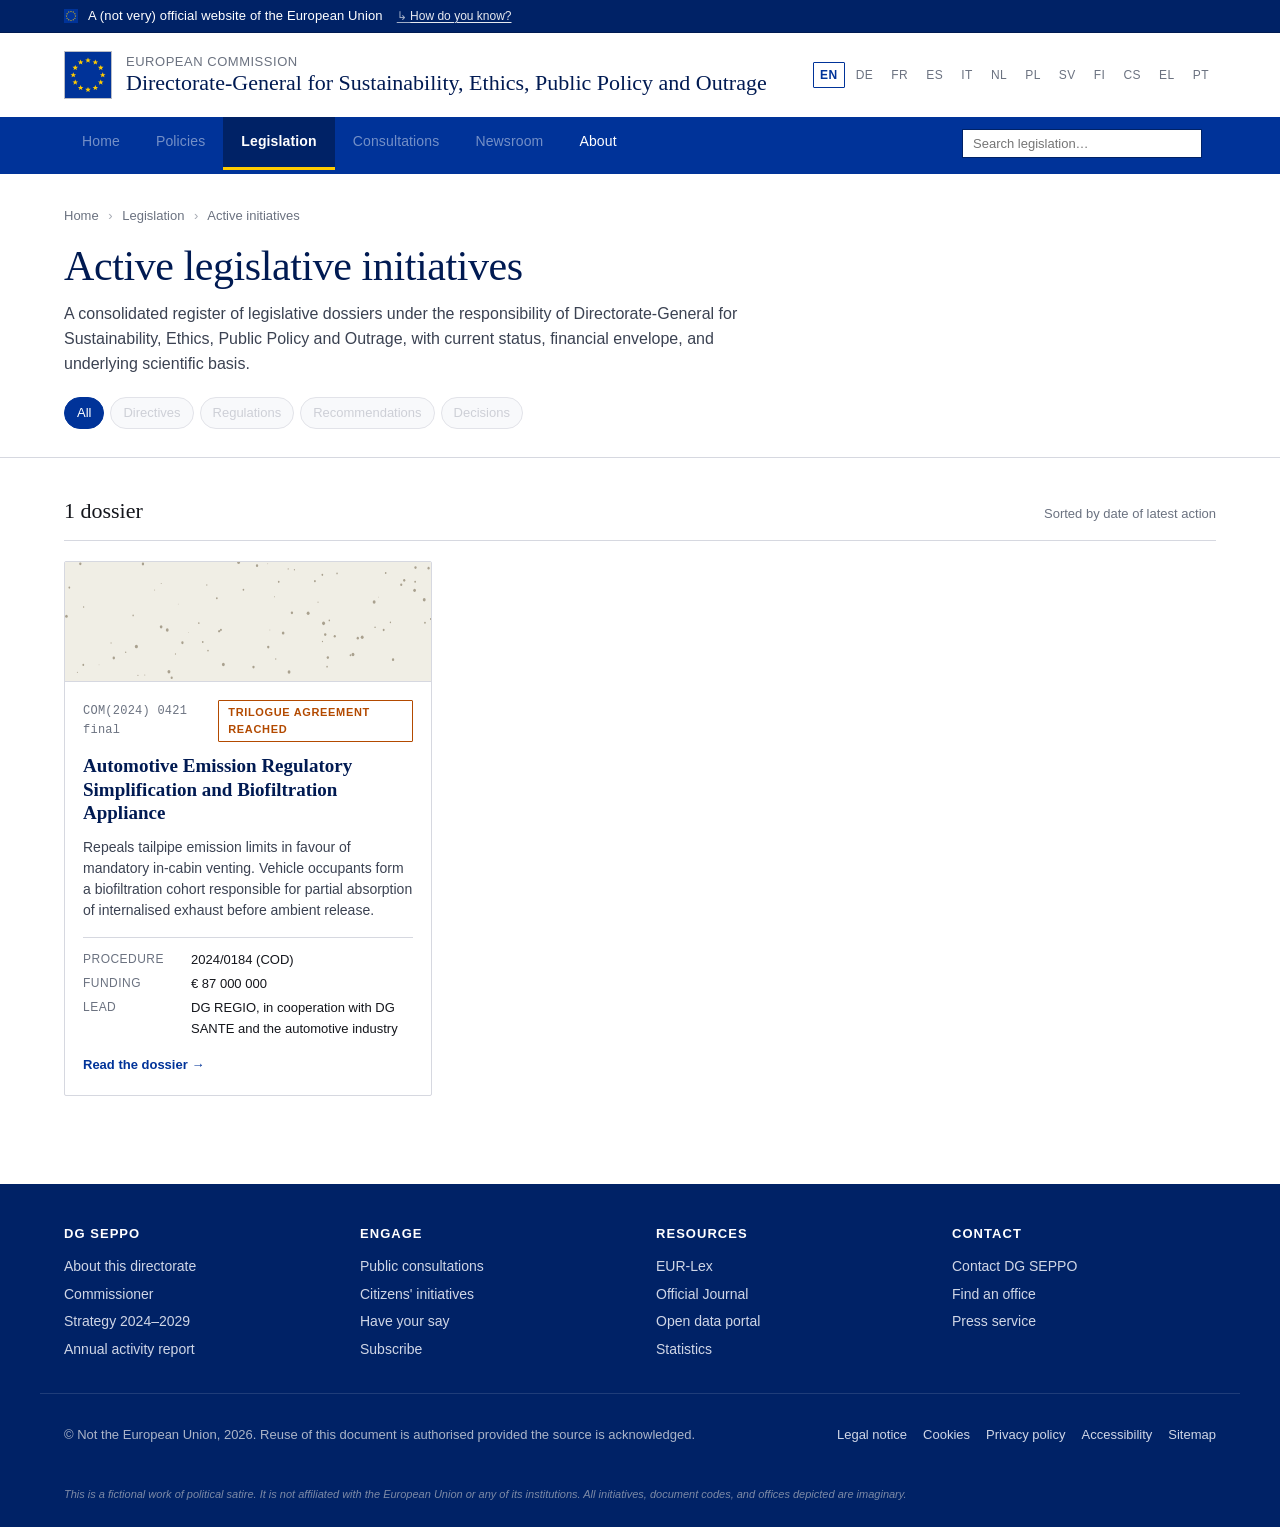
<file: index.html>
<!doctype html>
<html lang="en">
<head>
<meta charset="utf-8">
<meta name="viewport" content="width=device-width,initial-scale=1">
<title>Active legislative initiatives — Directorate-General for Sustainability, Ethics, Public Policy and Outrage</title>
<link rel="stylesheet" href="assets/styles.css">
<script src="assets/search.js" defer></script>
</head>
<body>
<div class="eu-strip" role="banner">
  <div class="container eu-strip__inner">
    <span class="eu-strip__flag" aria-hidden="true"><svg viewBox="0 0 100 100" width="14" height="14" aria-hidden="true"><rect width="100" height="100" fill="#003399"/><g transform="translate(50.00 18.00)"><polygon points="0,-6 1.76,-1.85 6,-1.85 2.62,1.06 3.71,5.14 0,2.74 -3.71,5.14 -2.62,1.06 -6,-1.85 -1.76,-1.85" fill="#FFCC00"/></g><g transform="translate(66.00 22.29)"><polygon points="0,-6 1.76,-1.85 6,-1.85 2.62,1.06 3.71,5.14 0,2.74 -3.71,5.14 -2.62,1.06 -6,-1.85 -1.76,-1.85" fill="#FFCC00"/></g><g transform="translate(77.71 34.00)"><polygon points="0,-6 1.76,-1.85 6,-1.85 2.62,1.06 3.71,5.14 0,2.74 -3.71,5.14 -2.62,1.06 -6,-1.85 -1.76,-1.85" fill="#FFCC00"/></g><g transform="translate(82.00 50.00)"><polygon points="0,-6 1.76,-1.85 6,-1.85 2.62,1.06 3.71,5.14 0,2.74 -3.71,5.14 -2.62,1.06 -6,-1.85 -1.76,-1.85" fill="#FFCC00"/></g><g transform="translate(77.71 66.00)"><polygon points="0,-6 1.76,-1.85 6,-1.85 2.62,1.06 3.71,5.14 0,2.74 -3.71,5.14 -2.62,1.06 -6,-1.85 -1.76,-1.85" fill="#FFCC00"/></g><g transform="translate(66.00 77.71)"><polygon points="0,-6 1.76,-1.85 6,-1.85 2.62,1.06 3.71,5.14 0,2.74 -3.71,5.14 -2.62,1.06 -6,-1.85 -1.76,-1.85" fill="#FFCC00"/></g><g transform="translate(50.00 82.00)"><polygon points="0,-6 1.76,-1.85 6,-1.85 2.62,1.06 3.71,5.14 0,2.74 -3.71,5.14 -2.62,1.06 -6,-1.85 -1.76,-1.85" fill="#FFCC00"/></g><g transform="translate(34.00 77.71)"><polygon points="0,-6 1.76,-1.85 6,-1.85 2.62,1.06 3.71,5.14 0,2.74 -3.71,5.14 -2.62,1.06 -6,-1.85 -1.76,-1.85" fill="#FFCC00"/></g><g transform="translate(22.29 66.00)"><polygon points="0,-6 1.76,-1.85 6,-1.85 2.62,1.06 3.71,5.14 0,2.74 -3.71,5.14 -2.62,1.06 -6,-1.85 -1.76,-1.85" fill="#FFCC00"/></g><g transform="translate(18.00 50.00)"><polygon points="0,-6 1.76,-1.85 6,-1.85 2.62,1.06 3.71,5.14 0,2.74 -3.71,5.14 -2.62,1.06 -6,-1.85 -1.76,-1.85" fill="#FFCC00"/></g><g transform="translate(22.29 34.00)"><polygon points="0,-6 1.76,-1.85 6,-1.85 2.62,1.06 3.71,5.14 0,2.74 -3.71,5.14 -2.62,1.06 -6,-1.85 -1.76,-1.85" fill="#FFCC00"/></g><g transform="translate(34.00 22.29)"><polygon points="0,-6 1.76,-1.85 6,-1.85 2.62,1.06 3.71,5.14 0,2.74 -3.71,5.14 -2.62,1.06 -6,-1.85 -1.76,-1.85" fill="#FFCC00"/></g></svg></span>
    <span class="eu-strip__label">A (not very) official website of the European Union</span>
    <a class="eu-strip__verify" target="_blank" href="https://european-union.europa.eu/institutions-law-budget/institutions-and-bodies/search-all-eu-institutions-and-bodies_en">How do you know?</a>
  </div>
</div>
<header class="masthead">
  <div class="container masthead__inner">
    <a class="brand" href="#">
      <span class="brand__emblem"><svg viewBox="0 0 100 100" width="48" height="48" aria-hidden="true"><rect width="100" height="100" fill="#003399"/><g transform="translate(50.00 18.00)"><polygon points="0,-6 1.76,-1.85 6,-1.85 2.62,1.06 3.71,5.14 0,2.74 -3.71,5.14 -2.62,1.06 -6,-1.85 -1.76,-1.85" fill="#FFCC00"/></g><g transform="translate(66.00 22.29)"><polygon points="0,-6 1.76,-1.85 6,-1.85 2.62,1.06 3.71,5.14 0,2.74 -3.71,5.14 -2.62,1.06 -6,-1.85 -1.76,-1.85" fill="#FFCC00"/></g><g transform="translate(77.71 34.00)"><polygon points="0,-6 1.76,-1.85 6,-1.85 2.62,1.06 3.71,5.14 0,2.74 -3.71,5.14 -2.62,1.06 -6,-1.85 -1.76,-1.85" fill="#FFCC00"/></g><g transform="translate(82.00 50.00)"><polygon points="0,-6 1.76,-1.85 6,-1.85 2.62,1.06 3.71,5.14 0,2.74 -3.71,5.14 -2.62,1.06 -6,-1.85 -1.76,-1.85" fill="#FFCC00"/></g><g transform="translate(77.71 66.00)"><polygon points="0,-6 1.76,-1.85 6,-1.85 2.62,1.06 3.71,5.14 0,2.74 -3.71,5.14 -2.62,1.06 -6,-1.85 -1.76,-1.85" fill="#FFCC00"/></g><g transform="translate(66.00 77.71)"><polygon points="0,-6 1.76,-1.85 6,-1.85 2.62,1.06 3.71,5.14 0,2.74 -3.71,5.14 -2.62,1.06 -6,-1.85 -1.76,-1.85" fill="#FFCC00"/></g><g transform="translate(50.00 82.00)"><polygon points="0,-6 1.76,-1.85 6,-1.85 2.62,1.06 3.71,5.14 0,2.74 -3.71,5.14 -2.62,1.06 -6,-1.85 -1.76,-1.85" fill="#FFCC00"/></g><g transform="translate(34.00 77.71)"><polygon points="0,-6 1.76,-1.85 6,-1.85 2.62,1.06 3.71,5.14 0,2.74 -3.71,5.14 -2.62,1.06 -6,-1.85 -1.76,-1.85" fill="#FFCC00"/></g><g transform="translate(22.29 66.00)"><polygon points="0,-6 1.76,-1.85 6,-1.85 2.62,1.06 3.71,5.14 0,2.74 -3.71,5.14 -2.62,1.06 -6,-1.85 -1.76,-1.85" fill="#FFCC00"/></g><g transform="translate(18.00 50.00)"><polygon points="0,-6 1.76,-1.85 6,-1.85 2.62,1.06 3.71,5.14 0,2.74 -3.71,5.14 -2.62,1.06 -6,-1.85 -1.76,-1.85" fill="#FFCC00"/></g><g transform="translate(22.29 34.00)"><polygon points="0,-6 1.76,-1.85 6,-1.85 2.62,1.06 3.71,5.14 0,2.74 -3.71,5.14 -2.62,1.06 -6,-1.85 -1.76,-1.85" fill="#FFCC00"/></g><g transform="translate(34.00 22.29)"><polygon points="0,-6 1.76,-1.85 6,-1.85 2.62,1.06 3.71,5.14 0,2.74 -3.71,5.14 -2.62,1.06 -6,-1.85 -1.76,-1.85" fill="#FFCC00"/></g></svg></span>
      <span class="brand__text">
        <span class="brand__parent">European Commission</span>
        <span class="brand__dg">Directorate-General for Sustainability, Ethics, Public Policy and Outrage</span>
      </span>
    </a>
    <div class="masthead__lang" aria-label="Language">
      <a class="lang lang--current" href="#">EN</a><a class="lang" href="#">DE</a><a class="lang" href="#">FR</a><a class="lang" href="#">ES</a><a class="lang" href="#">IT</a><a class="lang" href="#">NL</a><a class="lang" href="#">PL</a><a class="lang" href="#">SV</a><a class="lang" href="#">FI</a><a class="lang" href="#">CS</a><a class="lang" href="#">EL</a><a class="lang" href="#">PT</a>
    </div>
  </div>
  <nav class="primary-nav" aria-label="Primary">
    <div class="container primary-nav__inner">
      <a aria-disabled="true">Home</a>
      <a aria-disabled="true">Policies</a>
      <a href="#" aria-current="page">Legislation</a>
      <a aria-disabled="true">Consultations</a>
<!--      <a aria-disabled="true">Documents</a>-->
      <a aria-disabled="true">Newsroom</a>
      <a href="#">About</a>
      <span class="primary-nav__search" role="search">
        <input type="search" placeholder="Search legislation…" aria-label="Search">
      </span>
    </div>
  </nav>
</header>

<main id="main">

  <section class="hero">
    <div class="container">
      <p class="breadcrumb"><a href="#">Home</a> <span>›</span> <a href="#">Legislation</a> <span>›</span> Active initiatives</p>
      <h1>Active legislative initiatives</h1>
      <p class="hero__lede">A consolidated register of legislative dossiers under the responsibility of Directorate-General for Sustainability, Ethics, Public Policy and Outrage, with current status, financial envelope, and underlying scientific basis.</p>
      <div class="hero__chips" aria-hidden="true">
        <span class="chip chip--active">All</span>
        <span class="chip">Directives</span>
        <span class="chip">Regulations</span>
        <span class="chip">Recommendations</span>
        <span class="chip">Decisions</span>
      </div>
    </div>
  </section>

  <section class="initiatives">
    <div class="container">
      <header class="initiatives__head">
        <h2>1 dossier</h2>
        <p class="initiatives__sort">Sorted by date of latest action</p>
      </header>
      <div class="grid">
<a class="card" href="legislation/pollution-filtration-for-personal-automobiles.html">
  <div class="card__hero"><svg viewBox="0 0 600 160" preserveAspectRatio="none" xmlns="http://www.w3.org/2000/svg" aria-hidden="true">
  <rect width="600" height="160" fill="#f1eee5"/>
  <g fill="#7a6f55" opacity="0.6">
    <circle cx="174.9" cy="155.7" r="1.75"/>
    <circle cx="335.9" cy="91.5" r="0.65"/>
    <circle cx="345.5" cy="130.5" r="0.99"/>
    <circle cx="442.2" cy="99.8" r="1.75"/>
    <circle cx="117.0" cy="113.6" r="2.49"/>
    <circle cx="170.4" cy="147.6" r="2.38"/>
    <circle cx="429.6" cy="140.7" r="1.23"/>
    <circle cx="130.8" cy="152.0" r="0.73"/>
    <circle cx="225.8" cy="107.6" r="1.36"/>
    <circle cx="409.7" cy="25.8" r="1.47"/>
    <circle cx="430.9" cy="128.5" r="1.91"/>
    <circle cx="588.9" cy="50.7" r="2.33"/>
    <circle cx="185.6" cy="56.6" r="0.55"/>
    <circle cx="55.8" cy="138.3" r="0.60"/>
    <circle cx="446.0" cy="15.4" r="1.18"/>
    <circle cx="255.6" cy="91.2" r="1.57"/>
    <circle cx="30.0" cy="138.4" r="1.47"/>
    <circle cx="574.6" cy="7.5" r="1.86"/>
    <circle cx="157.7" cy="28.9" r="0.75"/>
    <circle cx="372.0" cy="68.4" r="1.93"/>
    <circle cx="533.5" cy="81.2" r="1.05"/>
    <circle cx="333.2" cy="114.4" r="1.89"/>
    <circle cx="80.0" cy="129.0" r="2.01"/>
    <circle cx="422.1" cy="106.9" r="0.98"/>
    <circle cx="111.7" cy="71.8" r="1.14"/>
    <circle cx="522.4" cy="91.4" r="1.55"/>
    <circle cx="468.0" cy="125.5" r="1.37"/>
    <circle cx="99.5" cy="121.3" r="1.11"/>
    <circle cx="7.1" cy="34.4" r="1.46"/>
    <circle cx="181.1" cy="123.7" r="0.95"/>
    <circle cx="234.4" cy="119.1" r="1.24"/>
    <circle cx="332.4" cy="2.4" r="0.60"/>
    <circle cx="599.7" cy="76.6" r="1.32"/>
    <circle cx="75.5" cy="108.9" r="0.85"/>
    <circle cx="433.3" cy="78.5" r="1.25"/>
    <circle cx="421.9" cy="17.3" r="1.41"/>
    <circle cx="284.6" cy="0.4" r="2.45"/>
    <circle cx="202.7" cy="95.1" r="0.50"/>
    <circle cx="525.7" cy="14.9" r="1.34"/>
    <circle cx="30.5" cy="60.5" r="1.12"/>
    <circle cx="2.4" cy="73.0" r="2.08"/>
    <circle cx="259.6" cy="137.8" r="2.30"/>
    <circle cx="147.0" cy="37.6" r="0.69"/>
    <circle cx="20.3" cy="148.4" r="0.83"/>
    <circle cx="350.4" cy="26.7" r="1.39"/>
    <circle cx="232.5" cy="30.9" r="0.91"/>
    <circle cx="506.8" cy="53.9" r="2.36"/>
    <circle cx="426.6" cy="97.6" r="1.96"/>
    <circle cx="314.8" cy="5.0" r="1.89"/>
    <circle cx="480.0" cy="102.5" r="1.86"/>
    <circle cx="25.1" cy="2.5" r="1.92"/>
    <circle cx="376.1" cy="10.5" r="0.97"/>
    <circle cx="367.3" cy="147.8" r="2.29"/>
    <circle cx="343.5" cy="46.7" r="0.73"/>
    <circle cx="219.4" cy="82.1" r="1.25"/>
    <circle cx="472.1" cy="124.3" r="2.35"/>
    <circle cx="357.6" cy="95.5" r="2.13"/>
    <circle cx="513.7" cy="47.2" r="0.61"/>
    <circle cx="309.0" cy="141.3" r="1.87"/>
    <circle cx="398.6" cy="69.0" r="2.38"/>
    <circle cx="551.2" cy="30.6" r="1.74"/>
    <circle cx="508.3" cy="87.7" r="1.14"/>
    <circle cx="574.0" cy="26.5" r="1.43"/>
    <circle cx="596.0" cy="8.3" r="1.75"/>
    <circle cx="127.8" cy="2.6" r="1.95"/>
    <circle cx="590.1" cy="81.8" r="1.39"/>
    <circle cx="487.2" cy="101.1" r="2.38"/>
    <circle cx="252.7" cy="93.0" r="1.61"/>
    <circle cx="157.6" cy="87.1" r="2.18"/>
    <circle cx="192.5" cy="108.6" r="1.88"/>
    <circle cx="365.9" cy="9.3" r="0.92"/>
    <circle cx="423.9" cy="82.5" r="2.45"/>
    <circle cx="292.5" cy="37.4" r="1.35"/>
    <circle cx="537.8" cy="131.3" r="1.94"/>
    <circle cx="414.8" cy="54.0" r="0.74"/>
    <circle cx="556.1" cy="24.6" r="1.82"/>
    <circle cx="248.9" cy="48.7" r="1.42"/>
    <circle cx="573.1" cy="38.1" r="2.26"/>
    <circle cx="167.6" cy="91.4" r="2.31"/>
    <circle cx="119.6" cy="152.4" r="0.93"/>
  </g>
</svg></div>
  <div class="card__body">
    <div class="card__meta">
      <span class="card__code">COM(2024) 0421 final</span>
      <span class="status status--trilogue">Trilogue agreement reached</span>
    </div>
    <h2 class="card__title">Automotive Emission Regulatory Simplification and Biofiltration Appliance</h2>
    <p class="card__summary">Repeals tailpipe emission limits in favour of mandatory in-cabin venting. Vehicle occupants form a biofiltration cohort responsible for partial absorption of internalised exhaust before ambient release.</p>
    <dl class="card__facts">
      <div><dt>Procedure</dt><dd>2024/0184 (COD)</dd></div>
      <div><dt>Funding</dt><dd>€ 87 000 000</dd></div>
      <div><dt>Lead</dt><dd>DG REGIO, in cooperation with DG SANTE and the automotive industry</dd></div>
    </dl>
    <span class="card__cta">Read the dossier <span aria-hidden="true">→</span></span>
  </div>
</a>
      </div>
    </div>
  </section>

</main>

<footer class="site-footer">
  <div class="container site-footer__top">
    <div class="site-footer__col">
      <h4>DG SEPPO</h4>
      <ul>
        <li><a href="#">About this directorate</a></li>
        <li><a href="#">Commissioner</a></li>
        <li><a href="#">Strategy 2024–2029</a></li>
        <li><a href="#">Annual activity report</a></li>
      </ul>
    </div>
    <div class="site-footer__col">
      <h4>Engage</h4>
      <ul>
        <li><a href="#">Public consultations</a></li>
        <li><a href="#">Citizens' initiatives</a></li>
        <li><a href="#">Have your say</a></li>
        <li><a href="#">Subscribe</a></li>
      </ul>
    </div>
    <div class="site-footer__col">
      <h4>Resources</h4>
      <ul>
        <li><a href="#">EUR-Lex</a></li>
        <li><a href="#">Official Journal</a></li>
        <li><a href="#">Open data portal</a></li>
        <li><a href="#">Statistics</a></li>
      </ul>
    </div>
    <div class="site-footer__col">
      <h4>Contact</h4>
      <ul>
        <li><a href="#">Contact DG SEPPO</a></li>
        <li><a href="#">Find an office</a></li>
        <li><a href="#">Press service</a></li>
      </ul>
    </div>
  </div>
  <div class="container site-footer__legal">
    <p>© Not the European Union, 2026. Reuse of this document is authorised provided the source is acknowledged.</p>
    <ul class="site-footer__links">
      <li><a href="#">Legal notice</a></li>
      <li><a href="#">Cookies</a></li>
      <li><a href="#">Privacy policy</a></li>
      <li><a href="#">Accessibility</a></li>
      <li><a href="#">Sitemap</a></li>
    </ul>
  </div>
  <div class="container site-footer__disclaimer">This is a fictional work of political satire. It is not affiliated with the European Union or any of its institutions. All initiatives, document codes, and offices depicted are imaginary.</div>
</footer>
</body>
</html>
</file>
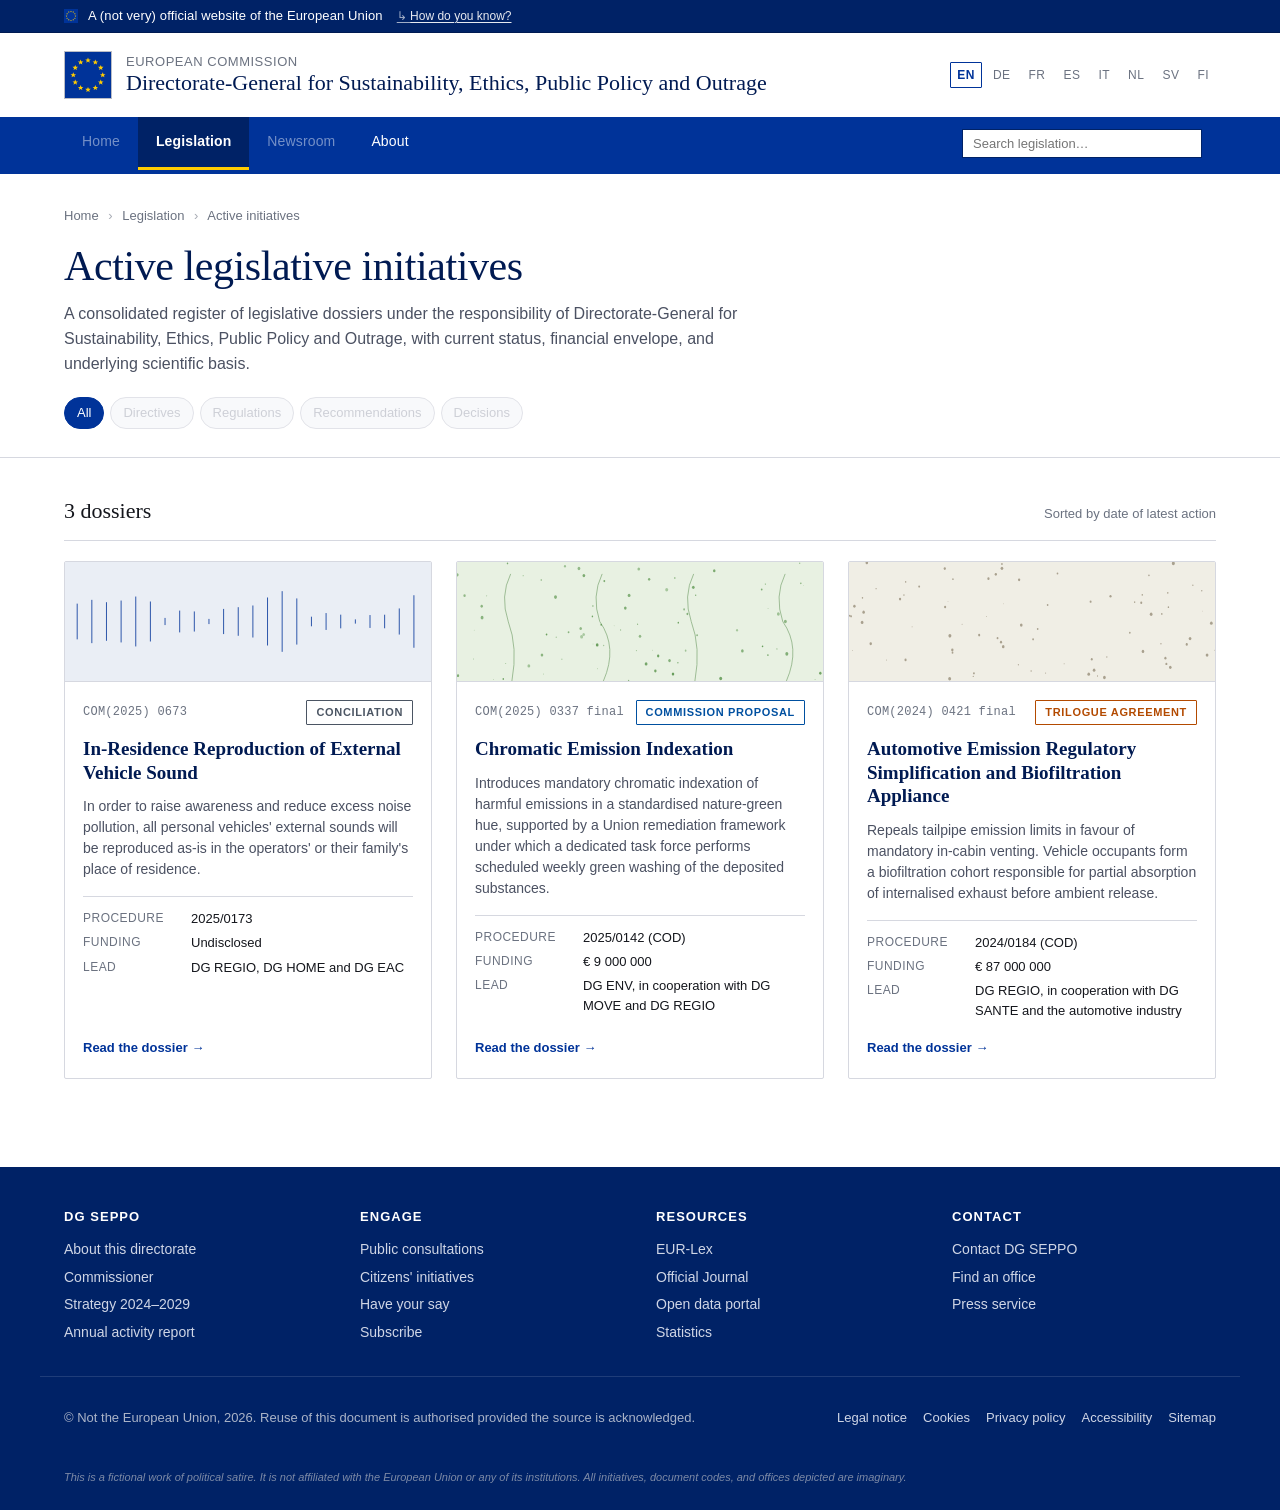
<file: docs/index.html>
<!doctype html>
<html lang="en">
<head>
<meta charset="utf-8">
<meta name="viewport" content="width=device-width,initial-scale=1">
<title>Active legislative initiatives — Directorate-General for Sustainability, Ethics, Public Policy and Outrage</title>
<meta name="description" content="Directorate-General SEPPO — a satirical legislative-initiatives portal. Each imagined EU directive is paired with real peer-reviewed scientific research on the underlying public-health issue.">
<meta name="robots" content="index,follow">
<link rel="canonical" href="https://panunu.github.io/directorate-general-for-sustainability-outrage/">
<meta property="og:type" content="website">
<meta property="og:title" content="Active legislative initiatives — Directorate-General for Sustainability, Ethics, Public Policy and Outrage">
<meta property="og:description" content="Directorate-General SEPPO — a satirical legislative-initiatives portal. Each imagined EU directive is paired with real peer-reviewed scientific research on the underlying public-health issue.">
<meta property="og:url" content="https://panunu.github.io/directorate-general-for-sustainability-outrage/">
<meta property="og:image" content="https://panunu.github.io/directorate-general-for-sustainability-outrage/assets/og-image.svg">
<meta property="og:image:width" content="1200">
<meta property="og:image:height" content="630">
<meta property="og:site_name" content="Directorate-General for Sustainability, Ethics, Public Policy and Outrage">
<meta property="og:locale" content="en_GB">
<meta name="twitter:card" content="summary_large_image">
<meta name="twitter:title" content="Active legislative initiatives — Directorate-General for Sustainability, Ethics, Public Policy and Outrage">
<meta name="twitter:description" content="Directorate-General SEPPO — a satirical legislative-initiatives portal. Each imagined EU directive is paired with real peer-reviewed scientific research on the underlying public-health issue.">
<meta name="twitter:image" content="https://panunu.github.io/directorate-general-for-sustainability-outrage/assets/og-image.svg">
<link rel="icon" type="image/svg+xml" href="favicon.svg">
<link rel="stylesheet" href="assets/styles.css">
<script src="assets/search.js" defer></script>
</head>
<body>
<div class="eu-strip" role="banner">
  <div class="container eu-strip__inner">
    <span class="eu-strip__flag" aria-hidden="true"><svg viewBox="0 0 100 100" width="14" height="14" aria-hidden="true"><rect width="100" height="100" fill="#003399"/><g transform="translate(50.00 18.00)"><polygon points="0,-6 1.76,-1.85 6,-1.85 2.62,1.06 3.71,5.14 0,2.74 -3.71,5.14 -2.62,1.06 -6,-1.85 -1.76,-1.85" fill="#FFCC00"/></g><g transform="translate(66.00 22.29)"><polygon points="0,-6 1.76,-1.85 6,-1.85 2.62,1.06 3.71,5.14 0,2.74 -3.71,5.14 -2.62,1.06 -6,-1.85 -1.76,-1.85" fill="#FFCC00"/></g><g transform="translate(77.71 34.00)"><polygon points="0,-6 1.76,-1.85 6,-1.85 2.62,1.06 3.71,5.14 0,2.74 -3.71,5.14 -2.62,1.06 -6,-1.85 -1.76,-1.85" fill="#FFCC00"/></g><g transform="translate(82.00 50.00)"><polygon points="0,-6 1.76,-1.85 6,-1.85 2.62,1.06 3.71,5.14 0,2.74 -3.71,5.14 -2.62,1.06 -6,-1.85 -1.76,-1.85" fill="#FFCC00"/></g><g transform="translate(77.71 66.00)"><polygon points="0,-6 1.76,-1.85 6,-1.85 2.62,1.06 3.71,5.14 0,2.74 -3.71,5.14 -2.62,1.06 -6,-1.85 -1.76,-1.85" fill="#FFCC00"/></g><g transform="translate(66.00 77.71)"><polygon points="0,-6 1.76,-1.85 6,-1.85 2.62,1.06 3.71,5.14 0,2.74 -3.71,5.14 -2.62,1.06 -6,-1.85 -1.76,-1.85" fill="#FFCC00"/></g><g transform="translate(50.00 82.00)"><polygon points="0,-6 1.76,-1.85 6,-1.85 2.62,1.06 3.71,5.14 0,2.74 -3.71,5.14 -2.62,1.06 -6,-1.85 -1.76,-1.85" fill="#FFCC00"/></g><g transform="translate(34.00 77.71)"><polygon points="0,-6 1.76,-1.85 6,-1.85 2.62,1.06 3.71,5.14 0,2.74 -3.71,5.14 -2.62,1.06 -6,-1.85 -1.76,-1.85" fill="#FFCC00"/></g><g transform="translate(22.29 66.00)"><polygon points="0,-6 1.76,-1.85 6,-1.85 2.62,1.06 3.71,5.14 0,2.74 -3.71,5.14 -2.62,1.06 -6,-1.85 -1.76,-1.85" fill="#FFCC00"/></g><g transform="translate(18.00 50.00)"><polygon points="0,-6 1.76,-1.85 6,-1.85 2.62,1.06 3.71,5.14 0,2.74 -3.71,5.14 -2.62,1.06 -6,-1.85 -1.76,-1.85" fill="#FFCC00"/></g><g transform="translate(22.29 34.00)"><polygon points="0,-6 1.76,-1.85 6,-1.85 2.62,1.06 3.71,5.14 0,2.74 -3.71,5.14 -2.62,1.06 -6,-1.85 -1.76,-1.85" fill="#FFCC00"/></g><g transform="translate(34.00 22.29)"><polygon points="0,-6 1.76,-1.85 6,-1.85 2.62,1.06 3.71,5.14 0,2.74 -3.71,5.14 -2.62,1.06 -6,-1.85 -1.76,-1.85" fill="#FFCC00"/></g></svg></span>
    <span class="eu-strip__label">A (not very) official website of the European Union</span>
    <a class="eu-strip__verify" target="_blank" href="https://european-union.europa.eu/institutions-law-budget/institutions-and-bodies/search-all-eu-institutions-and-bodies_en">How do you know?</a>
  </div>
</div>
<header class="masthead">
  <div class="container masthead__inner">
    <a class="brand" href="#">
      <span class="brand__emblem"><svg viewBox="0 0 100 100" width="48" height="48" aria-hidden="true"><rect width="100" height="100" fill="#003399"/><g transform="translate(50.00 18.00)"><polygon points="0,-6 1.76,-1.85 6,-1.85 2.62,1.06 3.71,5.14 0,2.74 -3.71,5.14 -2.62,1.06 -6,-1.85 -1.76,-1.85" fill="#FFCC00"/></g><g transform="translate(66.00 22.29)"><polygon points="0,-6 1.76,-1.85 6,-1.85 2.62,1.06 3.71,5.14 0,2.74 -3.71,5.14 -2.62,1.06 -6,-1.85 -1.76,-1.85" fill="#FFCC00"/></g><g transform="translate(77.71 34.00)"><polygon points="0,-6 1.76,-1.85 6,-1.85 2.62,1.06 3.71,5.14 0,2.74 -3.71,5.14 -2.62,1.06 -6,-1.85 -1.76,-1.85" fill="#FFCC00"/></g><g transform="translate(82.00 50.00)"><polygon points="0,-6 1.76,-1.85 6,-1.85 2.62,1.06 3.71,5.14 0,2.74 -3.71,5.14 -2.62,1.06 -6,-1.85 -1.76,-1.85" fill="#FFCC00"/></g><g transform="translate(77.71 66.00)"><polygon points="0,-6 1.76,-1.85 6,-1.85 2.62,1.06 3.71,5.14 0,2.74 -3.71,5.14 -2.62,1.06 -6,-1.85 -1.76,-1.85" fill="#FFCC00"/></g><g transform="translate(66.00 77.71)"><polygon points="0,-6 1.76,-1.85 6,-1.85 2.62,1.06 3.71,5.14 0,2.74 -3.71,5.14 -2.62,1.06 -6,-1.85 -1.76,-1.85" fill="#FFCC00"/></g><g transform="translate(50.00 82.00)"><polygon points="0,-6 1.76,-1.85 6,-1.85 2.62,1.06 3.71,5.14 0,2.74 -3.71,5.14 -2.62,1.06 -6,-1.85 -1.76,-1.85" fill="#FFCC00"/></g><g transform="translate(34.00 77.71)"><polygon points="0,-6 1.76,-1.85 6,-1.85 2.62,1.06 3.71,5.14 0,2.74 -3.71,5.14 -2.62,1.06 -6,-1.85 -1.76,-1.85" fill="#FFCC00"/></g><g transform="translate(22.29 66.00)"><polygon points="0,-6 1.76,-1.85 6,-1.85 2.62,1.06 3.71,5.14 0,2.74 -3.71,5.14 -2.62,1.06 -6,-1.85 -1.76,-1.85" fill="#FFCC00"/></g><g transform="translate(18.00 50.00)"><polygon points="0,-6 1.76,-1.85 6,-1.85 2.62,1.06 3.71,5.14 0,2.74 -3.71,5.14 -2.62,1.06 -6,-1.85 -1.76,-1.85" fill="#FFCC00"/></g><g transform="translate(22.29 34.00)"><polygon points="0,-6 1.76,-1.85 6,-1.85 2.62,1.06 3.71,5.14 0,2.74 -3.71,5.14 -2.62,1.06 -6,-1.85 -1.76,-1.85" fill="#FFCC00"/></g><g transform="translate(34.00 22.29)"><polygon points="0,-6 1.76,-1.85 6,-1.85 2.62,1.06 3.71,5.14 0,2.74 -3.71,5.14 -2.62,1.06 -6,-1.85 -1.76,-1.85" fill="#FFCC00"/></g></svg></span>
      <span class="brand__text">
        <span class="brand__parent">European Commission</span>
        <span class="brand__dg brand__dg--long">Directorate-General for Sustainability, Ethics, Public Policy and Outrage</span>
        <span class="brand__dg brand__dg--short">DG SEPPO</span>
      </span>
    </a>
    <div class="masthead__lang" aria-label="Language">
      <a class="lang lang--current" href="#">EN</a><a class="lang" href="#">DE</a><a class="lang" href="#">FR</a><a class="lang" href="#">ES</a><a class="lang" href="#">IT</a><a class="lang" href="#">NL</a><a class="lang" href="#">SV</a><a class="lang" href="#">FI</a>
    </div>
  </div>
  <nav class="primary-nav" aria-label="Primary">
    <div class="container primary-nav__inner">
      <a aria-disabled="true">Home</a>
      <a href="index.html" aria-current="page">Legislation</a>
      <a aria-disabled="true">Newsroom</a>
      <a href="about.html">About</a>
      <span class="primary-nav__search" role="search">
        <input type="search" placeholder="Search legislation…" aria-label="Search">
      </span>
    </div>
  </nav>
</header>

<main id="main">

  <section class="hero">
    <div class="container">
      <p class="breadcrumb"><a href="#">Home</a> <span>›</span> <a href="#">Legislation</a> <span>›</span> Active initiatives</p>
      <h1>Active legislative initiatives</h1>
      <p class="hero__lede">A consolidated register of legislative dossiers under the responsibility of Directorate-General for Sustainability, Ethics, Public Policy and Outrage, with current status, financial envelope, and underlying scientific basis.</p>
      <div class="hero__chips" aria-hidden="true">
        <span class="chip chip--active">All</span>
        <span class="chip">Directives</span>
        <span class="chip">Regulations</span>
        <span class="chip">Recommendations</span>
        <span class="chip">Decisions</span>
      </div>
    </div>
  </section>

  <section class="initiatives">
    <div class="container">
      <header class="initiatives__head">
        <h2>3 dossiers</h2>
        <p class="initiatives__sort">Sorted by date of latest action</p>
      </header>
      <div class="grid">
<a class="card" href="legislation/remote-noise-reproduction-of-automobiles.html">
  <div class="card__hero"><svg viewBox="0 0 600 160" preserveAspectRatio="none" xmlns="http://www.w3.org/2000/svg" aria-hidden="true">
  <rect width="600" height="160" fill="#eaeef5"/>
  <g stroke="#003399" fill="none" stroke-width="1.2">
    <line x1="20" y1="56" x2="20" y2="104"/>
    <line x1="44" y1="50.90287729906335" x2="44" y2="109.09712270093665"/>
    <line x1="68" y1="54.064027642410494" x2="68" y2="105.9359723575895"/>
    <line x1="92" y1="51.8346751626811" x2="92" y2="108.1653248373189"/>
    <line x1="116" y1="46.45464331487091" x2="116" y2="113.5453566851291"/>
    <line x1="140" y1="53.12948356540269" x2="140" y2="106.8705164345973"/>
    <line x1="164" y1="75.19589554686026" x2="164" y2="84.80410445313974"/>
    <line x1="188" y1="94.65188301441006" x2="188" y2="65.34811698558994"/>
    <line x1="212" y1="93.52546396866079" x2="212" y2="66.47453603133921"/>
    <line x1="236" y1="76.52485533969295" x2="236" y2="83.47514466030705"/>
    <line x1="260" y1="63.072673145874404" x2="260" y2="96.9273268541256"/>
    <line x1="284" y1="60.76723436770287" x2="284" y2="99.23276563229713"/>
    <line x1="308" y1="58.48108324715679" x2="308" y2="101.51891675284321"/>
    <line x1="332" y1="47.72972904039039" x2="332" y2="112.2702709596096"/>
    <line x1="356" y1="39.2352993191386" x2="356" y2="120.76470068086141"/>
    <line x1="380" y1="48.97524362654191" x2="380" y2="111.02475637345809"/>
    <line x1="404" y1="73.54112244528197" x2="404" y2="86.45887755471803"/>
    <line x1="428" y1="91.33805843635055" x2="428" y2="68.66194156364945"/>
    <line x1="452" y1="89.19297670470466" x2="452" y2="70.80702329529534"/>
    <line x1="476" y1="77.14703158706091" x2="476" y2="82.85296841293909"/>
    <line x1="500" y1="71.33541097272317" x2="500" y2="88.66458902727683"/>
    <line x1="524" y1="70.87748571994649" x2="524" y2="89.12251428005351"/>
    <line x1="548" y1="62.44876086600867" x2="548" y2="97.55123913399133"/>
    <line x1="572" y1="44.690272648729525" x2="572" y2="115.30972735127048"/>
  </g>
</svg></div>
  <div class="card__body">
    <div class="card__meta">
      <span class="card__code">COM(2025) 0673</span>
      <span class="status status--neutral">Conciliation</span>
    </div>
    <h2 class="card__title">In-Residence Reproduction of External Vehicle Sound</h2>
    <p class="card__summary">In order to raise awareness and reduce excess noise pollution, all personal vehicles&#39; external sounds will be reproduced as-is in the operators&#39; or their family&#39;s place of residence.</p>
    <dl class="card__facts">
      <div><dt>Procedure</dt><dd>2025/0173</dd></div>
      <div><dt>Funding</dt><dd>Undisclosed</dd></div>
      <div><dt>Lead</dt><dd>DG REGIO, DG HOME and DG EAC</dd></div>
    </dl>
    <span class="card__cta">Read the dossier <span aria-hidden="true">→</span></span>
  </div>
</a>
<a class="card" href="legislation/coloring-harmful-exhaust-fumes.html">
  <div class="card__hero"><svg viewBox="0 0 600 160" preserveAspectRatio="none" xmlns="http://www.w3.org/2000/svg" aria-hidden="true">
  <rect width="600" height="160" fill="#e8f1e2"/>
  <g fill="none" stroke="#3f7a34" stroke-width="1.2" opacity="0.55">
    <path d="M90 160 q 10 -45 -6 -80 q -14 -34 4 -64"/>
    <path d="M240 160 q 24 -45 -6 -80 q -14 -34 4 -64"/>
    <path d="M390 160 q 10 -45 -6 -80 q -14 -34 4 -64"/>
    <path d="M540 160 q 24 -45 -6 -80 q -14 -34 4 -64"/>
  </g>
  <g fill="#4a8a3c">
    <circle cx="222.0" cy="73.2" r="1.20" opacity="0.75"/>
    <circle cx="329.8" cy="126.4" r="1.89" opacity="0.76"/>
    <circle cx="240.5" cy="112.2" r="0.95" opacity="0.49"/>
    <circle cx="595.6" cy="149.6" r="1.97" opacity="0.74"/>
    <circle cx="391.3" cy="44.8" r="1.03" opacity="0.71"/>
    <circle cx="362.1" cy="135.5" r="1.11" opacity="0.66"/>
    <circle cx="561.8" cy="1.6" r="1.02" opacity="0.51"/>
    <circle cx="138.2" cy="24.3" r="1.32" opacity="0.43"/>
    <circle cx="362.8" cy="81.6" r="1.24" opacity="0.77"/>
    <circle cx="294.1" cy="119.1" r="0.90" opacity="0.49"/>
    <circle cx="467.8" cy="119.5" r="2.16" opacity="0.62"/>
    <circle cx="161.5" cy="47.2" r="2.44" opacity="0.61"/>
    <circle cx="587.0" cy="158.0" r="0.72" opacity="0.48"/>
    <circle cx="374.8" cy="119.2" r="1.40" opacity="0.45"/>
    <circle cx="563.7" cy="28.7" r="1.10" opacity="0.69"/>
    <circle cx="281.4" cy="159.3" r="0.85" opacity="0.70"/>
    <circle cx="500.9" cy="113.4" r="1.28" opacity="0.80"/>
    <circle cx="28.2" cy="91.7" r="0.55" opacity="0.54"/>
    <circle cx="60.0" cy="158.0" r="0.55" opacity="0.54"/>
    <circle cx="236.4" cy="84.4" r="1.46" opacity="0.66"/>
    <circle cx="241.5" cy="25.7" r="1.54" opacity="0.68"/>
    <circle cx="202.8" cy="89.5" r="2.07" opacity="0.54"/>
    <circle cx="199.9" cy="8.7" r="2.25" opacity="0.54"/>
    <circle cx="177.0" cy="5.7" r="1.69" opacity="0.47"/>
    <circle cx="27.2" cy="130.4" r="0.65" opacity="0.76"/>
    <circle cx="257.6" cy="85.6" r="0.63" opacity="0.37"/>
    <circle cx="229.8" cy="111.5" r="2.18" opacity="0.79"/>
    <circle cx="325.2" cy="146.5" r="1.98" opacity="0.73"/>
    <circle cx="320.8" cy="118.5" r="0.56" opacity="0.70"/>
    <circle cx="387.4" cy="34.0" r="2.21" opacity="0.67"/>
    <circle cx="526.8" cy="69.9" r="2.34" opacity="0.47"/>
    <circle cx="538.3" cy="80.1" r="2.37" opacity="0.56"/>
    <circle cx="207.7" cy="97.5" r="2.06" opacity="0.40"/>
    <circle cx="499.5" cy="36.9" r="1.42" opacity="0.66"/>
    <circle cx="222.8" cy="59.3" r="0.99" opacity="0.75"/>
    <circle cx="524.5" cy="116.9" r="0.77" opacity="0.68"/>
    <circle cx="12.4" cy="45.3" r="1.90" opacity="0.54"/>
    <circle cx="82.8" cy="1.9" r="1.18" opacity="0.67"/>
    <circle cx="40.5" cy="59.4" r="1.96" opacity="0.58"/>
    <circle cx="0.5" cy="17.3" r="2.12" opacity="0.55"/>
    <circle cx="230.5" cy="143.5" r="0.59" opacity="0.70"/>
    <circle cx="48.6" cy="45.5" r="0.92" opacity="0.41"/>
    <circle cx="141.7" cy="150.7" r="0.69" opacity="0.45"/>
    <circle cx="354.1" cy="150.6" r="2.05" opacity="0.80"/>
    <circle cx="540.7" cy="123.5" r="2.47" opacity="0.64"/>
    <circle cx="268.1" cy="91.5" r="1.07" opacity="0.48"/>
    <circle cx="298.0" cy="9.4" r="2.17" opacity="0.49"/>
    <circle cx="208.0" cy="18.3" r="2.22" opacity="0.67"/>
    <circle cx="509.9" cy="62.3" r="0.61" opacity="0.69"/>
    <circle cx="296.0" cy="83.8" r="1.05" opacity="0.56"/>
    <circle cx="41.1" cy="74.8" r="2.38" opacity="0.59"/>
    <circle cx="377.7" cy="69.9" r="1.54" opacity="0.62"/>
    <circle cx="300.0" cy="99.9" r="2.07" opacity="0.54"/>
    <circle cx="182.9" cy="94.4" r="1.44" opacity="0.60"/>
    <circle cx="282.1" cy="44.9" r="2.32" opacity="0.63"/>
    <circle cx="505.4" cy="29.6" r="0.84" opacity="0.78"/>
    <circle cx="421.7" cy="11.7" r="2.05" opacity="0.68"/>
    <circle cx="509.7" cy="125.2" r="1.14" opacity="0.79"/>
    <circle cx="343.8" cy="37.3" r="2.46" opacity="0.41"/>
    <circle cx="171.9" cy="130.8" r="1.09" opacity="0.37"/>
    <circle cx="393.6" cy="98.4" r="1.27" opacity="0.64"/>
    <circle cx="108.5" cy="18.4" r="0.87" opacity="0.48"/>
    <circle cx="75.9" cy="157.3" r="1.33" opacity="0.71"/>
    <circle cx="223.0" cy="110.2" r="0.56" opacity="0.45"/>
    <circle cx="1.7" cy="152.8" r="1.91" opacity="0.65"/>
    <circle cx="568.4" cy="31.5" r="0.58" opacity="0.40"/>
    <circle cx="432.3" cy="156.6" r="2.39" opacity="0.72"/>
    <circle cx="162.7" cy="101.2" r="1.07" opacity="0.43"/>
    <circle cx="315.0" cy="23.3" r="1.93" opacity="0.61"/>
    <circle cx="117.8" cy="139.7" r="2.28" opacity="0.45"/>
    <circle cx="204.3" cy="100.5" r="2.48" opacity="0.40"/>
    <circle cx="79.8" cy="136.5" r="0.79" opacity="0.49"/>
    <circle cx="372.3" cy="63.7" r="1.40" opacity="0.57"/>
    <circle cx="459.1" cy="91.8" r="1.66" opacity="0.41"/>
    <circle cx="357.1" cy="21.5" r="1.24" opacity="0.50"/>
    <circle cx="310.0" cy="137.0" r="2.28" opacity="0.72"/>
    <circle cx="146.8" cy="97.5" r="1.36" opacity="0.78"/>
    <circle cx="275.9" cy="62.0" r="2.16" opacity="0.66"/>
    <circle cx="139.3" cy="125.0" r="2.07" opacity="0.58"/>
    <circle cx="348.4" cy="132.5" r="2.13" opacity="0.62"/>
  </g>
</svg></div>
  <div class="card__body">
    <div class="card__meta">
      <span class="card__code">COM(2025) 0337 final</span>
      <span class="status status--proposal">Commission proposal</span>
    </div>
    <h2 class="card__title">Chromatic Emission Indexation</h2>
    <p class="card__summary">Introduces mandatory chromatic indexation of harmful emissions in a standardised nature-green hue, supported by a Union remediation framework under which a dedicated task force performs scheduled weekly green washing of the deposited substances.</p>
    <dl class="card__facts">
      <div><dt>Procedure</dt><dd>2025/0142 (COD)</dd></div>
      <div><dt>Funding</dt><dd>€ 9 000 000</dd></div>
      <div><dt>Lead</dt><dd>DG ENV, in cooperation with DG MOVE and DG REGIO</dd></div>
    </dl>
    <span class="card__cta">Read the dossier <span aria-hidden="true">→</span></span>
  </div>
</a>
<a class="card" href="legislation/pollution-filtration-for-personal-automobiles.html">
  <div class="card__hero"><svg viewBox="0 0 600 160" preserveAspectRatio="none" xmlns="http://www.w3.org/2000/svg" aria-hidden="true">
  <rect width="600" height="160" fill="#f1eee5"/>
  <g fill="#7a6f55" opacity="0.6">
    <circle cx="460.4" cy="95.2" r="1.35"/>
    <circle cx="579.3" cy="65.9" r="0.51"/>
    <circle cx="252.8" cy="113.8" r="2.11"/>
    <circle cx="250.7" cy="2.8" r="1.33"/>
    <circle cx="92.7" cy="131.6" r="1.75"/>
    <circle cx="157.6" cy="60.5" r="1.74"/>
    <circle cx="309.3" cy="90.0" r="1.34"/>
    <circle cx="393.0" cy="150.8" r="2.19"/>
    <circle cx="491.7" cy="17.9" r="1.22"/>
    <circle cx="418.7" cy="155.3" r="2.20"/>
    <circle cx="553.7" cy="110.8" r="1.74"/>
    <circle cx="5.8" cy="118.9" r="0.63"/>
    <circle cx="522.6" cy="41.4" r="1.21"/>
    <circle cx="278.9" cy="24.0" r="1.86"/>
    <circle cx="165.0" cy="156.9" r="2.41"/>
    <circle cx="587.0" cy="125.1" r="2.24"/>
    <circle cx="21.5" cy="81.3" r="2.20"/>
    <circle cx="1.2" cy="72.2" r="1.27"/>
    <circle cx="518.7" cy="129.3" r="1.75"/>
    <circle cx="170.4" cy="23.1" r="1.18"/>
    <circle cx="495.3" cy="70.3" r="2.25"/>
    <circle cx="401.8" cy="145.4" r="2.17"/>
    <circle cx="185.4" cy="83.6" r="0.71"/>
    <circle cx="103.4" cy="87.1" r="0.67"/>
    <circle cx="29.2" cy="1.1" r="2.06"/>
    <circle cx="428.7" cy="46.0" r="1.79"/>
    <circle cx="157.0" cy="8.9" r="1.83"/>
    <circle cx="61.4" cy="131.7" r="0.70"/>
    <circle cx="594.0" cy="82.3" r="2.21"/>
    <circle cx="24.0" cy="67.4" r="2.06"/>
    <circle cx="228.6" cy="22.4" r="1.83"/>
    <circle cx="282.4" cy="84.8" r="2.16"/>
    <circle cx="398.0" cy="130.7" r="1.57"/>
    <circle cx="480.8" cy="44.2" r="1.21"/>
    <circle cx="35.6" cy="109.9" r="2.01"/>
    <circle cx="523.6" cy="60.8" r="1.16"/>
    <circle cx="526.7" cy="141.6" r="2.10"/>
    <circle cx="115.0" cy="33.0" r="1.56"/>
    <circle cx="203.7" cy="153.8" r="0.97"/>
    <circle cx="301.8" cy="103.9" r="1.48"/>
    <circle cx="253.5" cy="56.3" r="0.60"/>
    <circle cx="422.7" cy="127.8" r="0.96"/>
    <circle cx="240.7" cy="16.6" r="1.92"/>
    <circle cx="396.1" cy="53.3" r="1.57"/>
    <circle cx="407.4" cy="153.3" r="0.91"/>
    <circle cx="169.4" cy="118.4" r="1.96"/>
    <circle cx="3.4" cy="73.0" r="1.55"/>
    <circle cx="341.8" cy="15.4" r="1.40"/>
    <circle cx="213.4" cy="98.3" r="1.73"/>
    <circle cx="512.8" cy="69.8" r="1.27"/>
    <circle cx="44.4" cy="35.8" r="1.00"/>
    <circle cx="559.1" cy="103.0" r="2.20"/>
    <circle cx="243.5" cy="102.5" r="1.53"/>
    <circle cx="479.1" cy="54.9" r="1.63"/>
    <circle cx="249.2" cy="107.8" r="1.77"/>
    <circle cx="165.4" cy="99.3" r="2.45"/>
    <circle cx="162.3" cy="53.2" r="0.59"/>
    <circle cx="468.3" cy="54.0" r="1.09"/>
    <circle cx="298.6" cy="146.6" r="1.09"/>
    <circle cx="481.9" cy="120.2" r="2.12"/>
    <circle cx="90.1" cy="44.5" r="1.10"/>
    <circle cx="277.6" cy="138.2" r="0.90"/>
    <circle cx="8.9" cy="59.5" r="2.00"/>
    <circle cx="352.7" cy="136.9" r="0.72"/>
    <circle cx="511.4" cy="110.0" r="1.06"/>
    <circle cx="22.1" cy="48.1" r="1.16"/>
    <circle cx="92.9" cy="26.8" r="1.12"/>
    <circle cx="225.5" cy="73.4" r="0.67"/>
    <circle cx="599.8" cy="118.7" r="0.70"/>
    <circle cx="520.3" cy="137.0" r="1.64"/>
    <circle cx="578.3" cy="38.6" r="1.07"/>
    <circle cx="83.7" cy="49.8" r="1.88"/>
    <circle cx="563.7" cy="31.2" r="1.04"/>
    <circle cx="322.3" cy="149.4" r="0.83"/>
    <circle cx="250.7" cy="8.5" r="2.18"/>
    <circle cx="325.6" cy="57.7" r="1.36"/>
    <circle cx="531.7" cy="2.0" r="2.44"/>
    <circle cx="169.7" cy="121.9" r="1.47"/>
    <circle cx="553.4" cy="109.9" r="0.81"/>
    <circle cx="204.8" cy="149.7" r="1.52"/>
  </g>
</svg></div>
  <div class="card__body">
    <div class="card__meta">
      <span class="card__code">COM(2024) 0421 final</span>
      <span class="status status--trilogue">Trilogue agreement</span>
    </div>
    <h2 class="card__title">Automotive Emission Regulatory Simplification and Biofiltration Appliance</h2>
    <p class="card__summary">Repeals tailpipe emission limits in favour of mandatory in-cabin venting. Vehicle occupants form a biofiltration cohort responsible for partial absorption of internalised exhaust before ambient release.</p>
    <dl class="card__facts">
      <div><dt>Procedure</dt><dd>2024/0184 (COD)</dd></div>
      <div><dt>Funding</dt><dd>€ 87 000 000</dd></div>
      <div><dt>Lead</dt><dd>DG REGIO, in cooperation with DG SANTE and the automotive industry</dd></div>
    </dl>
    <span class="card__cta">Read the dossier <span aria-hidden="true">→</span></span>
  </div>
</a>
      </div>
    </div>
  </section>

</main>

<footer class="site-footer">
  <div class="container site-footer__top">
    <div class="site-footer__col">
      <h4>DG SEPPO</h4>
      <ul>
        <li><a href="about.html">About this directorate</a></li>
        <li><a href="about.html">Commissioner</a></li>
        <li><a href="#">Strategy 2024–2029</a></li>
        <li><a href="#">Annual activity report</a></li>
      </ul>
    </div>
    <div class="site-footer__col">
      <h4>Engage</h4>
      <ul>
        <li><a href="#">Public consultations</a></li>
        <li><a href="#">Citizens' initiatives</a></li>
        <li><a href="#">Have your say</a></li>
        <li><a href="#">Subscribe</a></li>
      </ul>
    </div>
    <div class="site-footer__col">
      <h4>Resources</h4>
      <ul>
        <li><a href="#">EUR-Lex</a></li>
        <li><a href="#">Official Journal</a></li>
        <li><a href="#">Open data portal</a></li>
        <li><a href="#">Statistics</a></li>
      </ul>
    </div>
    <div class="site-footer__col">
      <h4>Contact</h4>
      <ul>
        <li><a href="about.html">Contact DG SEPPO</a></li>
        <li><a href="#">Find an office</a></li>
        <li><a href="#">Press service</a></li>
      </ul>
    </div>
  </div>
  <div class="container site-footer__legal">
    <p>© Not the European Union, 2026. Reuse of this document is authorised provided the source is acknowledged.</p>
    <ul class="site-footer__links">
      <li><a href="#">Legal notice</a></li>
      <li><a href="#">Cookies</a></li>
      <li><a href="#">Privacy policy</a></li>
      <li><a href="#">Accessibility</a></li>
      <li><a href="sitemap.xml">Sitemap</a></li>
    </ul>
  </div>
  <div class="container site-footer__disclaimer">This is a fictional work of political satire. It is not affiliated with the European Union or any of its institutions. All initiatives, document codes, and offices depicted are imaginary.</div>
</footer>
</body>
</html>
</file>
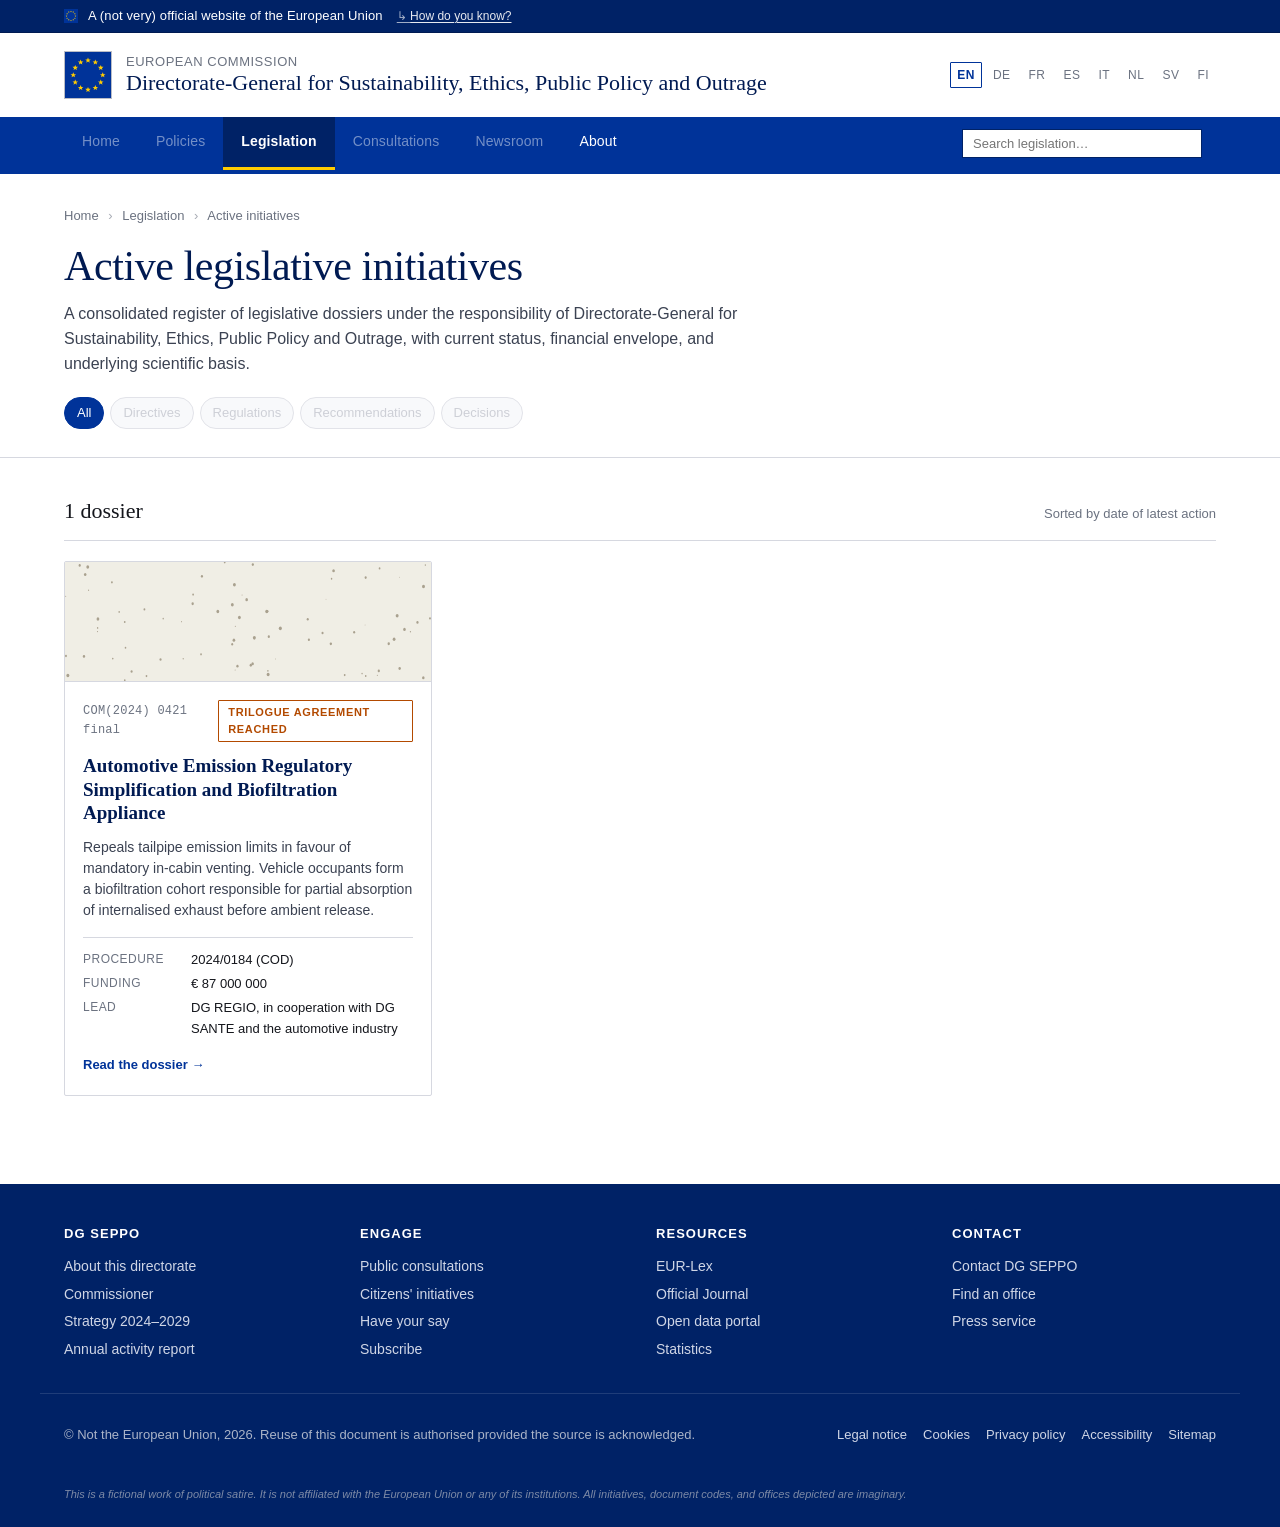
<file: public/index.html>
<!doctype html>
<html lang="en">
<head>
<meta charset="utf-8">
<meta name="viewport" content="width=device-width,initial-scale=1">
<title>Active legislative initiatives — Directorate-General for Sustainability, Ethics, Public Policy and Outrage</title>
<link rel="stylesheet" href="assets/styles.css">
<script src="assets/search.js" defer></script>
</head>
<body>
<div class="eu-strip" role="banner">
  <div class="container eu-strip__inner">
    <span class="eu-strip__flag" aria-hidden="true"><svg viewBox="0 0 100 100" width="14" height="14" aria-hidden="true"><rect width="100" height="100" fill="#003399"/><g transform="translate(50.00 18.00)"><polygon points="0,-6 1.76,-1.85 6,-1.85 2.62,1.06 3.71,5.14 0,2.74 -3.71,5.14 -2.62,1.06 -6,-1.85 -1.76,-1.85" fill="#FFCC00"/></g><g transform="translate(66.00 22.29)"><polygon points="0,-6 1.76,-1.85 6,-1.85 2.62,1.06 3.71,5.14 0,2.74 -3.71,5.14 -2.62,1.06 -6,-1.85 -1.76,-1.85" fill="#FFCC00"/></g><g transform="translate(77.71 34.00)"><polygon points="0,-6 1.76,-1.85 6,-1.85 2.62,1.06 3.71,5.14 0,2.74 -3.71,5.14 -2.62,1.06 -6,-1.85 -1.76,-1.85" fill="#FFCC00"/></g><g transform="translate(82.00 50.00)"><polygon points="0,-6 1.76,-1.85 6,-1.85 2.62,1.06 3.71,5.14 0,2.74 -3.71,5.14 -2.62,1.06 -6,-1.85 -1.76,-1.85" fill="#FFCC00"/></g><g transform="translate(77.71 66.00)"><polygon points="0,-6 1.76,-1.85 6,-1.85 2.62,1.06 3.71,5.14 0,2.74 -3.71,5.14 -2.62,1.06 -6,-1.85 -1.76,-1.85" fill="#FFCC00"/></g><g transform="translate(66.00 77.71)"><polygon points="0,-6 1.76,-1.85 6,-1.85 2.62,1.06 3.71,5.14 0,2.74 -3.71,5.14 -2.62,1.06 -6,-1.85 -1.76,-1.85" fill="#FFCC00"/></g><g transform="translate(50.00 82.00)"><polygon points="0,-6 1.76,-1.85 6,-1.85 2.62,1.06 3.71,5.14 0,2.74 -3.71,5.14 -2.62,1.06 -6,-1.85 -1.76,-1.85" fill="#FFCC00"/></g><g transform="translate(34.00 77.71)"><polygon points="0,-6 1.76,-1.85 6,-1.85 2.62,1.06 3.71,5.14 0,2.74 -3.71,5.14 -2.62,1.06 -6,-1.85 -1.76,-1.85" fill="#FFCC00"/></g><g transform="translate(22.29 66.00)"><polygon points="0,-6 1.76,-1.85 6,-1.85 2.62,1.06 3.71,5.14 0,2.74 -3.71,5.14 -2.62,1.06 -6,-1.85 -1.76,-1.85" fill="#FFCC00"/></g><g transform="translate(18.00 50.00)"><polygon points="0,-6 1.76,-1.85 6,-1.85 2.62,1.06 3.71,5.14 0,2.74 -3.71,5.14 -2.62,1.06 -6,-1.85 -1.76,-1.85" fill="#FFCC00"/></g><g transform="translate(22.29 34.00)"><polygon points="0,-6 1.76,-1.85 6,-1.85 2.62,1.06 3.71,5.14 0,2.74 -3.71,5.14 -2.62,1.06 -6,-1.85 -1.76,-1.85" fill="#FFCC00"/></g><g transform="translate(34.00 22.29)"><polygon points="0,-6 1.76,-1.85 6,-1.85 2.62,1.06 3.71,5.14 0,2.74 -3.71,5.14 -2.62,1.06 -6,-1.85 -1.76,-1.85" fill="#FFCC00"/></g></svg></span>
    <span class="eu-strip__label">A (not very) official website of the European Union</span>
    <a class="eu-strip__verify" target="_blank" href="https://european-union.europa.eu/institutions-law-budget/institutions-and-bodies/search-all-eu-institutions-and-bodies_en">How do you know?</a>
  </div>
</div>
<header class="masthead">
  <div class="container masthead__inner">
    <a class="brand" href="#">
      <span class="brand__emblem"><svg viewBox="0 0 100 100" width="48" height="48" aria-hidden="true"><rect width="100" height="100" fill="#003399"/><g transform="translate(50.00 18.00)"><polygon points="0,-6 1.76,-1.85 6,-1.85 2.62,1.06 3.71,5.14 0,2.74 -3.71,5.14 -2.62,1.06 -6,-1.85 -1.76,-1.85" fill="#FFCC00"/></g><g transform="translate(66.00 22.29)"><polygon points="0,-6 1.76,-1.85 6,-1.85 2.62,1.06 3.71,5.14 0,2.74 -3.71,5.14 -2.62,1.06 -6,-1.85 -1.76,-1.85" fill="#FFCC00"/></g><g transform="translate(77.71 34.00)"><polygon points="0,-6 1.76,-1.85 6,-1.85 2.62,1.06 3.71,5.14 0,2.74 -3.71,5.14 -2.62,1.06 -6,-1.85 -1.76,-1.85" fill="#FFCC00"/></g><g transform="translate(82.00 50.00)"><polygon points="0,-6 1.76,-1.85 6,-1.85 2.62,1.06 3.71,5.14 0,2.74 -3.71,5.14 -2.62,1.06 -6,-1.85 -1.76,-1.85" fill="#FFCC00"/></g><g transform="translate(77.71 66.00)"><polygon points="0,-6 1.76,-1.85 6,-1.85 2.62,1.06 3.71,5.14 0,2.74 -3.71,5.14 -2.62,1.06 -6,-1.85 -1.76,-1.85" fill="#FFCC00"/></g><g transform="translate(66.00 77.71)"><polygon points="0,-6 1.76,-1.85 6,-1.85 2.62,1.06 3.71,5.14 0,2.74 -3.71,5.14 -2.62,1.06 -6,-1.85 -1.76,-1.85" fill="#FFCC00"/></g><g transform="translate(50.00 82.00)"><polygon points="0,-6 1.76,-1.85 6,-1.85 2.62,1.06 3.71,5.14 0,2.74 -3.71,5.14 -2.62,1.06 -6,-1.85 -1.76,-1.85" fill="#FFCC00"/></g><g transform="translate(34.00 77.71)"><polygon points="0,-6 1.76,-1.85 6,-1.85 2.62,1.06 3.71,5.14 0,2.74 -3.71,5.14 -2.62,1.06 -6,-1.85 -1.76,-1.85" fill="#FFCC00"/></g><g transform="translate(22.29 66.00)"><polygon points="0,-6 1.76,-1.85 6,-1.85 2.62,1.06 3.71,5.14 0,2.74 -3.71,5.14 -2.62,1.06 -6,-1.85 -1.76,-1.85" fill="#FFCC00"/></g><g transform="translate(18.00 50.00)"><polygon points="0,-6 1.76,-1.85 6,-1.85 2.62,1.06 3.71,5.14 0,2.74 -3.71,5.14 -2.62,1.06 -6,-1.85 -1.76,-1.85" fill="#FFCC00"/></g><g transform="translate(22.29 34.00)"><polygon points="0,-6 1.76,-1.85 6,-1.85 2.62,1.06 3.71,5.14 0,2.74 -3.71,5.14 -2.62,1.06 -6,-1.85 -1.76,-1.85" fill="#FFCC00"/></g><g transform="translate(34.00 22.29)"><polygon points="0,-6 1.76,-1.85 6,-1.85 2.62,1.06 3.71,5.14 0,2.74 -3.71,5.14 -2.62,1.06 -6,-1.85 -1.76,-1.85" fill="#FFCC00"/></g></svg></span>
      <span class="brand__text">
        <span class="brand__parent">European Commission</span>
        <span class="brand__dg">Directorate-General for Sustainability, Ethics, Public Policy and Outrage</span>
      </span>
    </a>
    <div class="masthead__lang" aria-label="Language">
      <a class="lang lang--current" href="#">EN</a><a class="lang" href="#">DE</a><a class="lang" href="#">FR</a><a class="lang" href="#">ES</a><a class="lang" href="#">IT</a><a class="lang" href="#">NL</a><a class="lang" href="#">SV</a><a class="lang" href="#">FI</a>
    </div>
  </div>
  <nav class="primary-nav" aria-label="Primary">
    <div class="container primary-nav__inner">
      <a aria-disabled="true">Home</a>
      <a aria-disabled="true">Policies</a>
      <a href="#" aria-current="page">Legislation</a>
      <a aria-disabled="true">Consultations</a>
<!--      <a aria-disabled="true">Documents</a>-->
      <a aria-disabled="true">Newsroom</a>
      <a href="#">About</a>
      <span class="primary-nav__search" role="search">
        <input type="search" placeholder="Search legislation…" aria-label="Search">
      </span>
    </div>
  </nav>
</header>

<main id="main">

  <section class="hero">
    <div class="container">
      <p class="breadcrumb"><a href="#">Home</a> <span>›</span> <a href="#">Legislation</a> <span>›</span> Active initiatives</p>
      <h1>Active legislative initiatives</h1>
      <p class="hero__lede">A consolidated register of legislative dossiers under the responsibility of Directorate-General for Sustainability, Ethics, Public Policy and Outrage, with current status, financial envelope, and underlying scientific basis.</p>
      <div class="hero__chips" aria-hidden="true">
        <span class="chip chip--active">All</span>
        <span class="chip">Directives</span>
        <span class="chip">Regulations</span>
        <span class="chip">Recommendations</span>
        <span class="chip">Decisions</span>
      </div>
    </div>
  </section>

  <section class="initiatives">
    <div class="container">
      <header class="initiatives__head">
        <h2>1 dossier</h2>
        <p class="initiatives__sort">Sorted by date of latest action</p>
      </header>
      <div class="grid">
<a class="card" href="legislation/pollution-filtration-for-personal-automobiles.html">
  <div class="card__hero"><svg viewBox="0 0 600 160" preserveAspectRatio="none" xmlns="http://www.w3.org/2000/svg" aria-hidden="true">
  <rect width="600" height="160" fill="#f1eee5"/>
  <g fill="#7a6f55" opacity="0.6">
    <circle cx="97.9" cy="80.7" r="1.41"/>
    <circle cx="330.7" cy="66.5" r="2.46"/>
    <circle cx="333.2" cy="151.3" r="1.15"/>
    <circle cx="76.9" cy="27.3" r="1.51"/>
    <circle cx="556.5" cy="90.6" r="2.09"/>
    <circle cx="332.6" cy="146.3" r="1.18"/>
    <circle cx="353.0" cy="89.2" r="2.50"/>
    <circle cx="422.2" cy="95.6" r="1.71"/>
    <circle cx="274.1" cy="110.6" r="1.59"/>
    <circle cx="515.7" cy="8.6" r="1.43"/>
    <circle cx="224.5" cy="19.3" r="1.75"/>
    <circle cx="474.0" cy="94.6" r="1.69"/>
    <circle cx="37.3" cy="6.6" r="2.34"/>
    <circle cx="31.1" cy="126.9" r="1.95"/>
    <circle cx="310.4" cy="102.0" r="2.46"/>
    <circle cx="437.0" cy="22.5" r="1.26"/>
    <circle cx="427.9" cy="50.1" r="0.54"/>
    <circle cx="277.7" cy="30.6" r="2.38"/>
    <circle cx="435.8" cy="110.0" r="1.93"/>
    <circle cx="333.0" cy="151.2" r="2.42"/>
    <circle cx="544.5" cy="72.2" r="2.40"/>
    <circle cx="250.5" cy="66.6" r="2.30"/>
    <circle cx="307.6" cy="136.9" r="2.06"/>
    <circle cx="4.7" cy="152.6" r="2.43"/>
    <circle cx="54.0" cy="76.6" r="2.23"/>
    <circle cx="334.1" cy="100.4" r="1.79"/>
    <circle cx="53.5" cy="88.6" r="1.14"/>
    <circle cx="331.8" cy="66.2" r="1.66"/>
    <circle cx="399.8" cy="104.6" r="1.72"/>
    <circle cx="98.0" cy="158.9" r="1.34"/>
    <circle cx="492.9" cy="21.0" r="1.69"/>
    <circle cx="598.3" cy="75.9" r="1.56"/>
    <circle cx="38.7" cy="38.0" r="0.86"/>
    <circle cx="161.0" cy="76.2" r="1.10"/>
    <circle cx="577.8" cy="81.2" r="1.82"/>
    <circle cx="548.6" cy="143.2" r="2.01"/>
    <circle cx="587.7" cy="33.0" r="2.43"/>
    <circle cx="491.9" cy="84.7" r="0.60"/>
    <circle cx="209.3" cy="56.1" r="1.89"/>
    <circle cx="566.3" cy="93.7" r="1.00"/>
    <circle cx="345.1" cy="130.5" r="0.67"/>
    <circle cx="261.8" cy="0.5" r="1.43"/>
    <circle cx="223.0" cy="124.2" r="1.42"/>
    <circle cx="99.2" cy="115.3" r="1.33"/>
    <circle cx="290.3" cy="44.3" r="0.71"/>
    <circle cx="156.6" cy="131.0" r="1.72"/>
    <circle cx="514.4" cy="146.4" r="1.80"/>
    <circle cx="276.9" cy="105.1" r="2.17"/>
    <circle cx="24.1" cy="4.6" r="1.75"/>
    <circle cx="193.8" cy="130.0" r="1.02"/>
    <circle cx="493.0" cy="153.3" r="1.25"/>
    <circle cx="539.5" cy="103.9" r="2.29"/>
    <circle cx="279.2" cy="86.5" r="0.87"/>
    <circle cx="109.2" cy="147.3" r="1.67"/>
    <circle cx="78.3" cy="129.9" r="1.27"/>
    <circle cx="210.0" cy="43.8" r="1.44"/>
    <circle cx="282.7" cy="140.1" r="1.86"/>
    <circle cx="33.1" cy="16.8" r="2.07"/>
    <circle cx="1.2" cy="46.2" r="0.71"/>
    <circle cx="458.5" cy="152.0" r="1.45"/>
    <circle cx="274.3" cy="57.6" r="2.33"/>
    <circle cx="440.3" cy="11.8" r="2.14"/>
    <circle cx="285.9" cy="74.7" r="2.33"/>
    <circle cx="548.3" cy="20.4" r="0.65"/>
    <circle cx="1.6" cy="126.4" r="1.56"/>
    <circle cx="130.2" cy="63.8" r="1.53"/>
    <circle cx="133.6" cy="153.4" r="1.44"/>
    <circle cx="307.9" cy="3.4" r="1.82"/>
    <circle cx="278.9" cy="145.2" r="0.69"/>
    <circle cx="487.0" cy="150.0" r="1.10"/>
    <circle cx="590.7" cy="4.2" r="1.05"/>
    <circle cx="530.7" cy="110.0" r="1.94"/>
    <circle cx="587.4" cy="155.6" r="2.02"/>
    <circle cx="397.9" cy="77.1" r="1.71"/>
    <circle cx="297.8" cy="50.6" r="2.09"/>
    <circle cx="53.3" cy="93.6" r="0.90"/>
    <circle cx="304.6" cy="138.9" r="1.93"/>
    <circle cx="512.0" cy="152.4" r="0.83"/>
    <circle cx="88.8" cy="67.1" r="1.23"/>
    <circle cx="191.1" cy="80.2" r="0.78"/>
  </g>
</svg></div>
  <div class="card__body">
    <div class="card__meta">
      <span class="card__code">COM(2024) 0421 final</span>
      <span class="status status--trilogue">Trilogue agreement reached</span>
    </div>
    <h2 class="card__title">Automotive Emission Regulatory Simplification and Biofiltration Appliance</h2>
    <p class="card__summary">Repeals tailpipe emission limits in favour of mandatory in-cabin venting. Vehicle occupants form a biofiltration cohort responsible for partial absorption of internalised exhaust before ambient release.</p>
    <dl class="card__facts">
      <div><dt>Procedure</dt><dd>2024/0184 (COD)</dd></div>
      <div><dt>Funding</dt><dd>€ 87 000 000</dd></div>
      <div><dt>Lead</dt><dd>DG REGIO, in cooperation with DG SANTE and the automotive industry</dd></div>
    </dl>
    <span class="card__cta">Read the dossier <span aria-hidden="true">→</span></span>
  </div>
</a>
      </div>
    </div>
  </section>

</main>

<footer class="site-footer">
  <div class="container site-footer__top">
    <div class="site-footer__col">
      <h4>DG SEPPO</h4>
      <ul>
        <li><a href="#">About this directorate</a></li>
        <li><a href="#">Commissioner</a></li>
        <li><a href="#">Strategy 2024–2029</a></li>
        <li><a href="#">Annual activity report</a></li>
      </ul>
    </div>
    <div class="site-footer__col">
      <h4>Engage</h4>
      <ul>
        <li><a href="#">Public consultations</a></li>
        <li><a href="#">Citizens' initiatives</a></li>
        <li><a href="#">Have your say</a></li>
        <li><a href="#">Subscribe</a></li>
      </ul>
    </div>
    <div class="site-footer__col">
      <h4>Resources</h4>
      <ul>
        <li><a href="#">EUR-Lex</a></li>
        <li><a href="#">Official Journal</a></li>
        <li><a href="#">Open data portal</a></li>
        <li><a href="#">Statistics</a></li>
      </ul>
    </div>
    <div class="site-footer__col">
      <h4>Contact</h4>
      <ul>
        <li><a href="#">Contact DG SEPPO</a></li>
        <li><a href="#">Find an office</a></li>
        <li><a href="#">Press service</a></li>
      </ul>
    </div>
  </div>
  <div class="container site-footer__legal">
    <p>© Not the European Union, 2026. Reuse of this document is authorised provided the source is acknowledged.</p>
    <ul class="site-footer__links">
      <li><a href="#">Legal notice</a></li>
      <li><a href="#">Cookies</a></li>
      <li><a href="#">Privacy policy</a></li>
      <li><a href="#">Accessibility</a></li>
      <li><a href="#">Sitemap</a></li>
    </ul>
  </div>
  <div class="container site-footer__disclaimer">This is a fictional work of political satire. It is not affiliated with the European Union or any of its institutions. All initiatives, document codes, and offices depicted are imaginary.</div>
</footer>
</body>
</html>
</file>
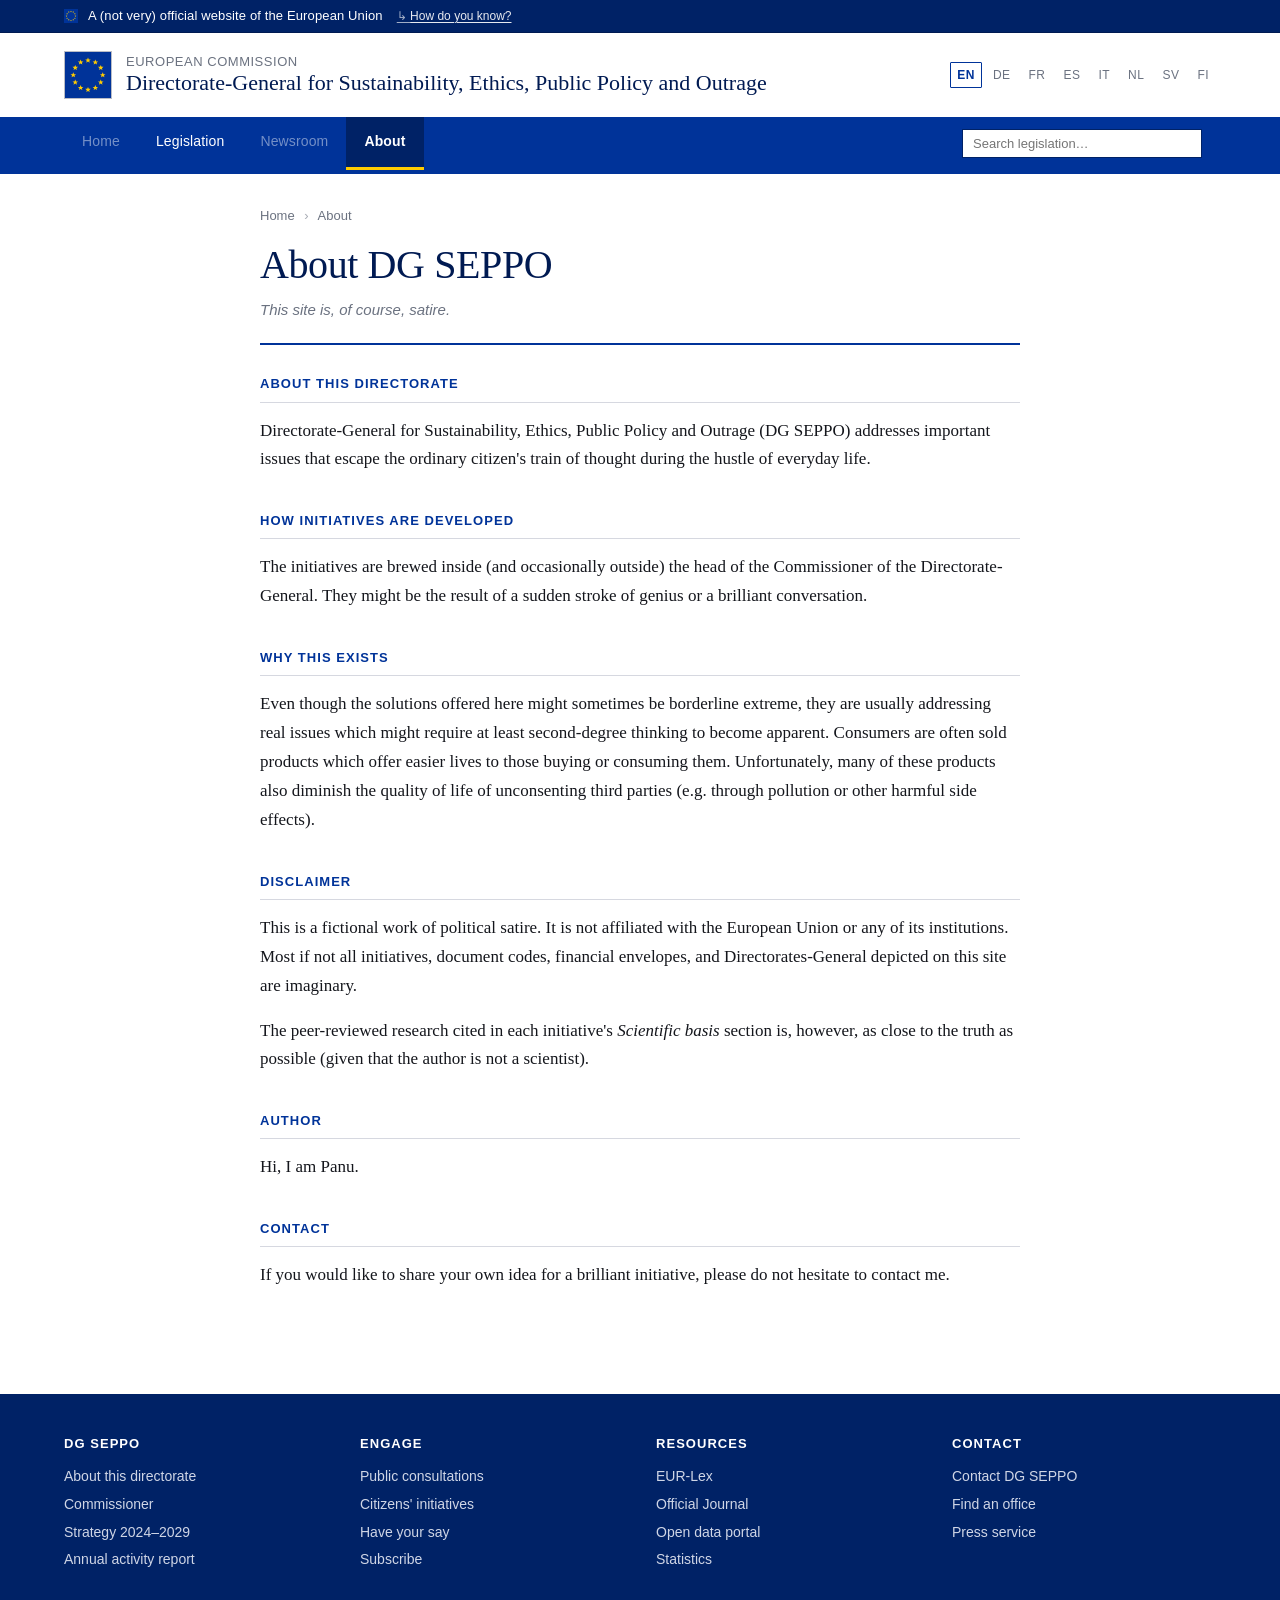
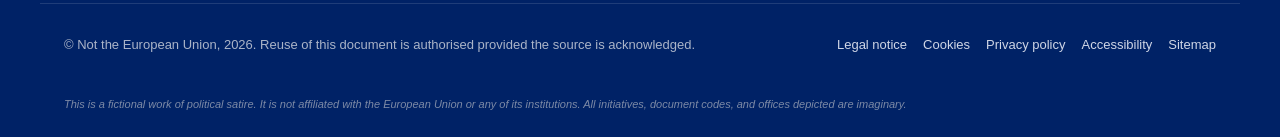
<file: docs/about.html>
<!doctype html>
<html lang="en">
<head>
<meta charset="utf-8">
<meta name="viewport" content="width=device-width,initial-scale=1">
<title>About — Directorate-General for Sustainability, Ethics, Public Policy and Outrage</title>
<meta name="description" content="About Directorate-General SEPPO — a satirical project that addresses real public-policy issues through fictional EU directives paired with peer-reviewed scientific research.">
<meta name="robots" content="index,follow">
<link rel="canonical" href="https://panunu.github.io/directorate-general-for-sustainability-outrage/about.html">
<meta property="og:type" content="website">
<meta property="og:title" content="About — Directorate-General for Sustainability, Ethics, Public Policy and Outrage">
<meta property="og:description" content="About Directorate-General SEPPO — a satirical project that addresses real public-policy issues through fictional EU directives paired with peer-reviewed scientific research.">
<meta property="og:url" content="https://panunu.github.io/directorate-general-for-sustainability-outrage/about.html">
<meta property="og:image" content="https://panunu.github.io/directorate-general-for-sustainability-outrage/assets/og-image.svg">
<meta property="og:image:width" content="1200">
<meta property="og:image:height" content="630">
<meta property="og:site_name" content="Directorate-General for Sustainability, Ethics, Public Policy and Outrage">
<meta property="og:locale" content="en_GB">
<meta name="twitter:card" content="summary_large_image">
<meta name="twitter:title" content="About — Directorate-General for Sustainability, Ethics, Public Policy and Outrage">
<meta name="twitter:description" content="About Directorate-General SEPPO — a satirical project that addresses real public-policy issues through fictional EU directives paired with peer-reviewed scientific research.">
<meta name="twitter:image" content="https://panunu.github.io/directorate-general-for-sustainability-outrage/assets/og-image.svg">
<link rel="icon" type="image/svg+xml" href="favicon.svg">
<link rel="stylesheet" href="assets/styles.css">
<script src="assets/search.js" defer></script>
</head>
<body>
<div class="eu-strip" role="banner">
  <div class="container eu-strip__inner">
    <span class="eu-strip__flag" aria-hidden="true"><svg viewBox="0 0 100 100" width="14" height="14" aria-hidden="true"><rect width="100" height="100" fill="#003399"/><g transform="translate(50.00 18.00)"><polygon points="0,-6 1.76,-1.85 6,-1.85 2.62,1.06 3.71,5.14 0,2.74 -3.71,5.14 -2.62,1.06 -6,-1.85 -1.76,-1.85" fill="#FFCC00"/></g><g transform="translate(66.00 22.29)"><polygon points="0,-6 1.76,-1.85 6,-1.85 2.62,1.06 3.71,5.14 0,2.74 -3.71,5.14 -2.62,1.06 -6,-1.85 -1.76,-1.85" fill="#FFCC00"/></g><g transform="translate(77.71 34.00)"><polygon points="0,-6 1.76,-1.85 6,-1.85 2.62,1.06 3.71,5.14 0,2.74 -3.71,5.14 -2.62,1.06 -6,-1.85 -1.76,-1.85" fill="#FFCC00"/></g><g transform="translate(82.00 50.00)"><polygon points="0,-6 1.76,-1.85 6,-1.85 2.62,1.06 3.71,5.14 0,2.74 -3.71,5.14 -2.62,1.06 -6,-1.85 -1.76,-1.85" fill="#FFCC00"/></g><g transform="translate(77.71 66.00)"><polygon points="0,-6 1.76,-1.85 6,-1.85 2.62,1.06 3.71,5.14 0,2.74 -3.71,5.14 -2.62,1.06 -6,-1.85 -1.76,-1.85" fill="#FFCC00"/></g><g transform="translate(66.00 77.71)"><polygon points="0,-6 1.76,-1.85 6,-1.85 2.62,1.06 3.71,5.14 0,2.74 -3.71,5.14 -2.62,1.06 -6,-1.85 -1.76,-1.85" fill="#FFCC00"/></g><g transform="translate(50.00 82.00)"><polygon points="0,-6 1.76,-1.85 6,-1.85 2.62,1.06 3.71,5.14 0,2.74 -3.71,5.14 -2.62,1.06 -6,-1.85 -1.76,-1.85" fill="#FFCC00"/></g><g transform="translate(34.00 77.71)"><polygon points="0,-6 1.76,-1.85 6,-1.85 2.62,1.06 3.71,5.14 0,2.74 -3.71,5.14 -2.62,1.06 -6,-1.85 -1.76,-1.85" fill="#FFCC00"/></g><g transform="translate(22.29 66.00)"><polygon points="0,-6 1.76,-1.85 6,-1.85 2.62,1.06 3.71,5.14 0,2.74 -3.71,5.14 -2.62,1.06 -6,-1.85 -1.76,-1.85" fill="#FFCC00"/></g><g transform="translate(18.00 50.00)"><polygon points="0,-6 1.76,-1.85 6,-1.85 2.62,1.06 3.71,5.14 0,2.74 -3.71,5.14 -2.62,1.06 -6,-1.85 -1.76,-1.85" fill="#FFCC00"/></g><g transform="translate(22.29 34.00)"><polygon points="0,-6 1.76,-1.85 6,-1.85 2.62,1.06 3.71,5.14 0,2.74 -3.71,5.14 -2.62,1.06 -6,-1.85 -1.76,-1.85" fill="#FFCC00"/></g><g transform="translate(34.00 22.29)"><polygon points="0,-6 1.76,-1.85 6,-1.85 2.62,1.06 3.71,5.14 0,2.74 -3.71,5.14 -2.62,1.06 -6,-1.85 -1.76,-1.85" fill="#FFCC00"/></g></svg></span>
    <span class="eu-strip__label">A (not very) official website of the European Union</span>
    <a class="eu-strip__verify" target="_blank" href="https://european-union.europa.eu/institutions-law-budget/institutions-and-bodies/search-all-eu-institutions-and-bodies_en">How do you know?</a>
  </div>
</div>
<header class="masthead">
  <div class="container masthead__inner">
    <a class="brand" href="index.html">
      <span class="brand__emblem"><svg viewBox="0 0 100 100" width="48" height="48" aria-hidden="true"><rect width="100" height="100" fill="#003399"/><g transform="translate(50.00 18.00)"><polygon points="0,-6 1.76,-1.85 6,-1.85 2.62,1.06 3.71,5.14 0,2.74 -3.71,5.14 -2.62,1.06 -6,-1.85 -1.76,-1.85" fill="#FFCC00"/></g><g transform="translate(66.00 22.29)"><polygon points="0,-6 1.76,-1.85 6,-1.85 2.62,1.06 3.71,5.14 0,2.74 -3.71,5.14 -2.62,1.06 -6,-1.85 -1.76,-1.85" fill="#FFCC00"/></g><g transform="translate(77.71 34.00)"><polygon points="0,-6 1.76,-1.85 6,-1.85 2.62,1.06 3.71,5.14 0,2.74 -3.71,5.14 -2.62,1.06 -6,-1.85 -1.76,-1.85" fill="#FFCC00"/></g><g transform="translate(82.00 50.00)"><polygon points="0,-6 1.76,-1.85 6,-1.85 2.62,1.06 3.71,5.14 0,2.74 -3.71,5.14 -2.62,1.06 -6,-1.85 -1.76,-1.85" fill="#FFCC00"/></g><g transform="translate(77.71 66.00)"><polygon points="0,-6 1.76,-1.85 6,-1.85 2.62,1.06 3.71,5.14 0,2.74 -3.71,5.14 -2.62,1.06 -6,-1.85 -1.76,-1.85" fill="#FFCC00"/></g><g transform="translate(66.00 77.71)"><polygon points="0,-6 1.76,-1.85 6,-1.85 2.62,1.06 3.71,5.14 0,2.74 -3.71,5.14 -2.62,1.06 -6,-1.85 -1.76,-1.85" fill="#FFCC00"/></g><g transform="translate(50.00 82.00)"><polygon points="0,-6 1.76,-1.85 6,-1.85 2.62,1.06 3.71,5.14 0,2.74 -3.71,5.14 -2.62,1.06 -6,-1.85 -1.76,-1.85" fill="#FFCC00"/></g><g transform="translate(34.00 77.71)"><polygon points="0,-6 1.76,-1.85 6,-1.85 2.62,1.06 3.71,5.14 0,2.74 -3.71,5.14 -2.62,1.06 -6,-1.85 -1.76,-1.85" fill="#FFCC00"/></g><g transform="translate(22.29 66.00)"><polygon points="0,-6 1.76,-1.85 6,-1.85 2.62,1.06 3.71,5.14 0,2.74 -3.71,5.14 -2.62,1.06 -6,-1.85 -1.76,-1.85" fill="#FFCC00"/></g><g transform="translate(18.00 50.00)"><polygon points="0,-6 1.76,-1.85 6,-1.85 2.62,1.06 3.71,5.14 0,2.74 -3.71,5.14 -2.62,1.06 -6,-1.85 -1.76,-1.85" fill="#FFCC00"/></g><g transform="translate(22.29 34.00)"><polygon points="0,-6 1.76,-1.85 6,-1.85 2.62,1.06 3.71,5.14 0,2.74 -3.71,5.14 -2.62,1.06 -6,-1.85 -1.76,-1.85" fill="#FFCC00"/></g><g transform="translate(34.00 22.29)"><polygon points="0,-6 1.76,-1.85 6,-1.85 2.62,1.06 3.71,5.14 0,2.74 -3.71,5.14 -2.62,1.06 -6,-1.85 -1.76,-1.85" fill="#FFCC00"/></g></svg></span>
      <span class="brand__text">
        <span class="brand__parent">European Commission</span>
        <span class="brand__dg brand__dg--long">Directorate-General for Sustainability, Ethics, Public Policy and Outrage</span>
        <span class="brand__dg brand__dg--short">DG SEPPO</span>
      </span>
    </a>
    <div class="masthead__lang" aria-label="Language">
      <a class="lang lang--current" href="#">EN</a><a class="lang" href="#">DE</a><a class="lang" href="#">FR</a><a class="lang" href="#">ES</a><a class="lang" href="#">IT</a><a class="lang" href="#">NL</a><a class="lang" href="#">SV</a><a class="lang" href="#">FI</a>
    </div>
  </div>
  <nav class="primary-nav" aria-label="Primary">
    <div class="container primary-nav__inner">
      <a aria-disabled="true">Home</a>
      <a href="index.html">Legislation</a>
      <a aria-disabled="true">Newsroom</a>
      <a href="about.html" aria-current="page">About</a>
      <span class="primary-nav__search" role="search">
        <input type="search" placeholder="Search legislation…" aria-label="Search">
      </span>
    </div>
  </nav>
</header>

<main id="main">
  <section class="document document--single">
    <div class="container document__inner">

      <p class="breadcrumb"><a href="index.html">Home</a> <span>›</span> About</p>

      <header class="document__head">
        <h1>About DG SEPPO</h1>
        <p class="document__short"><em>This site is, of course, satire.</em></p>
      </header>

      <article class="document__body">
        <h2>About this directorate</h2>
        <p>Directorate-General for Sustainability, Ethics, Public Policy and Outrage (DG SEPPO) addresses important issues that escape the ordinary citizen's train of thought during the hustle of everyday life.</p>

        <h2>How initiatives are developed</h2>
        <p>The initiatives are brewed inside (and occasionally outside) the head of the Commissioner of the Directorate-General. They might be the result of a sudden stroke of genius or a brilliant conversation.</p>

        <h2>Why this exists</h2>
        <p>Even though the solutions offered here might sometimes be borderline extreme, they are usually addressing real issues which might require at least second-degree thinking to become apparent. Consumers are often sold products which offer easier lives to those buying or consuming them. Unfortunately, many of these products also diminish the quality of life of unconsenting third parties (e.g. through pollution or other harmful side effects).</p>

        <h2>Disclaimer</h2>
        <p>This is a fictional work of political satire. It is not affiliated with the European Union or any of its institutions. Most if not all initiatives, document codes, financial envelopes, and Directorates-General depicted on this site are imaginary.</p>
        <p>The peer-reviewed research cited in each initiative's <em>Scientific basis</em> section is, however, as close to the truth as possible (given that the author is not a scientist).</p>

        <h2>Author</h2>
        <p>Hi, I am Panu.</p>

        <h2>Contact</h2>
        <p>If you would like to share your own idea for a brilliant initiative, please do not hesitate to contact me.</p>
      </article>
    </div>
  </section>
</main>

<footer class="site-footer">
  <div class="container site-footer__top">
    <div class="site-footer__col">
      <h4>DG SEPPO</h4>
      <ul>
        <li><a href="about.html">About this directorate</a></li>
        <li><a href="about.html">Commissioner</a></li>
        <li><a href="#">Strategy 2024–2029</a></li>
        <li><a href="#">Annual activity report</a></li>
      </ul>
    </div>
    <div class="site-footer__col">
      <h4>Engage</h4>
      <ul>
        <li><a href="#">Public consultations</a></li>
        <li><a href="#">Citizens' initiatives</a></li>
        <li><a href="#">Have your say</a></li>
        <li><a href="#">Subscribe</a></li>
      </ul>
    </div>
    <div class="site-footer__col">
      <h4>Resources</h4>
      <ul>
        <li><a href="#">EUR-Lex</a></li>
        <li><a href="#">Official Journal</a></li>
        <li><a href="#">Open data portal</a></li>
        <li><a href="#">Statistics</a></li>
      </ul>
    </div>
    <div class="site-footer__col">
      <h4>Contact</h4>
      <ul>
        <li><a href="about.html">Contact DG SEPPO</a></li>
        <li><a href="#">Find an office</a></li>
        <li><a href="#">Press service</a></li>
      </ul>
    </div>
  </div>
  <div class="container site-footer__legal">
    <p>© Not the European Union, 2026. Reuse of this document is authorised provided the source is acknowledged.</p>
    <ul class="site-footer__links">
      <li><a href="#">Legal notice</a></li>
      <li><a href="#">Cookies</a></li>
      <li><a href="#">Privacy policy</a></li>
      <li><a href="#">Accessibility</a></li>
      <li><a href="sitemap.xml">Sitemap</a></li>
    </ul>
  </div>
  <div class="container site-footer__disclaimer">This is a fictional work of political satire. It is not affiliated with the European Union or any of its institutions. All initiatives, document codes, and offices depicted are imaginary.</div>
</footer>
</body>
</html>
</file>
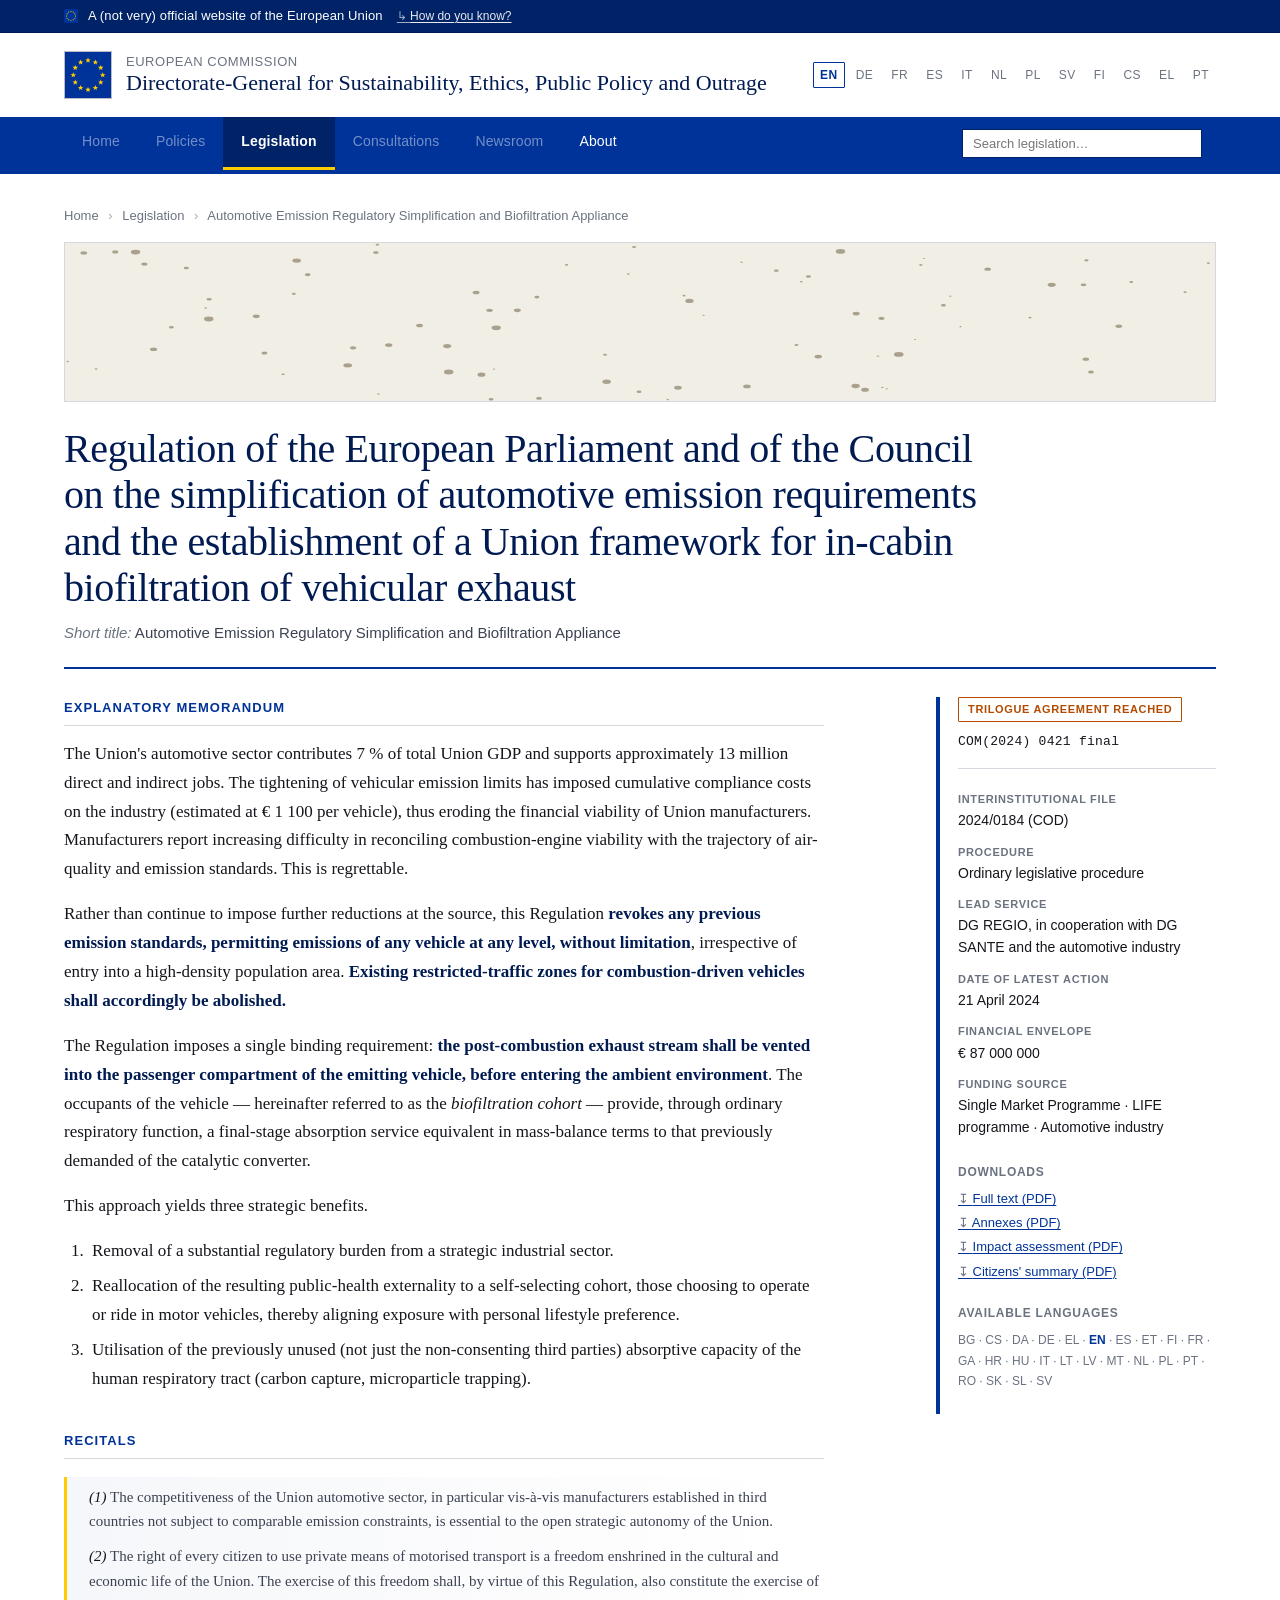
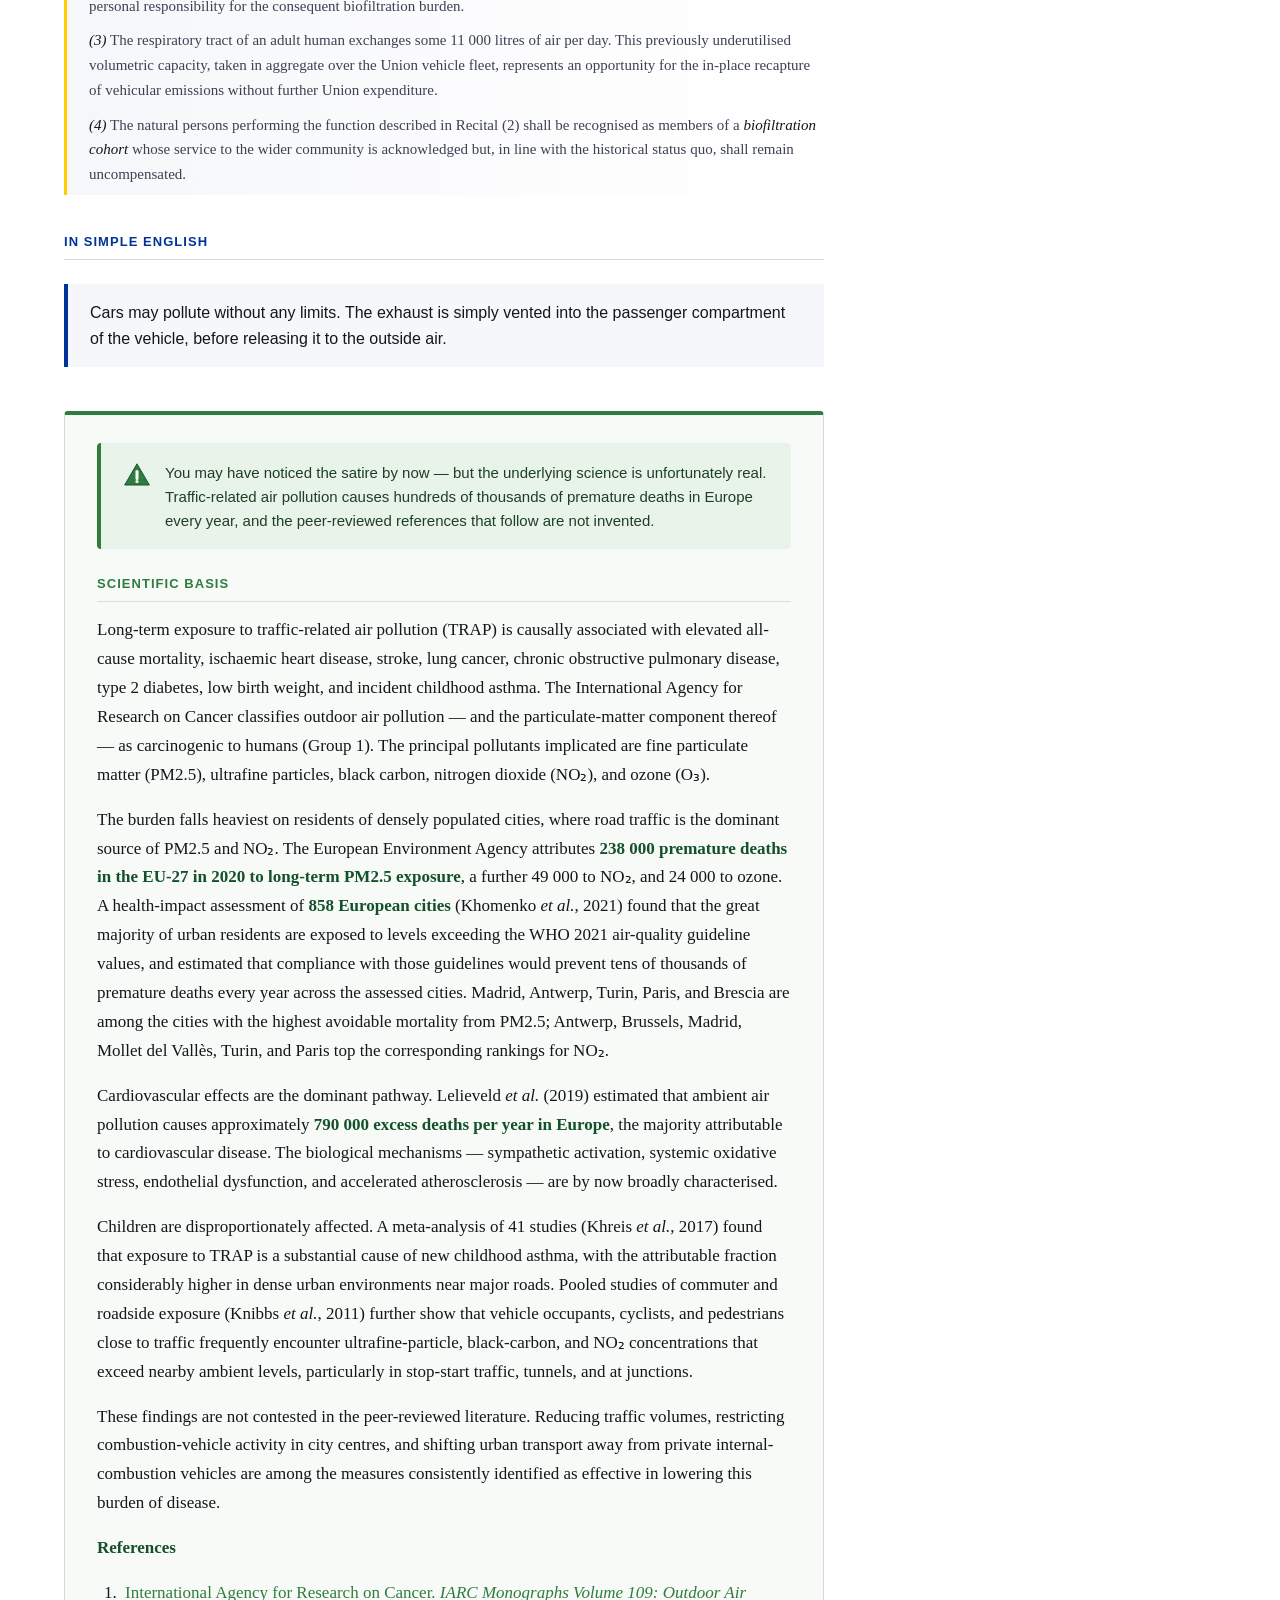
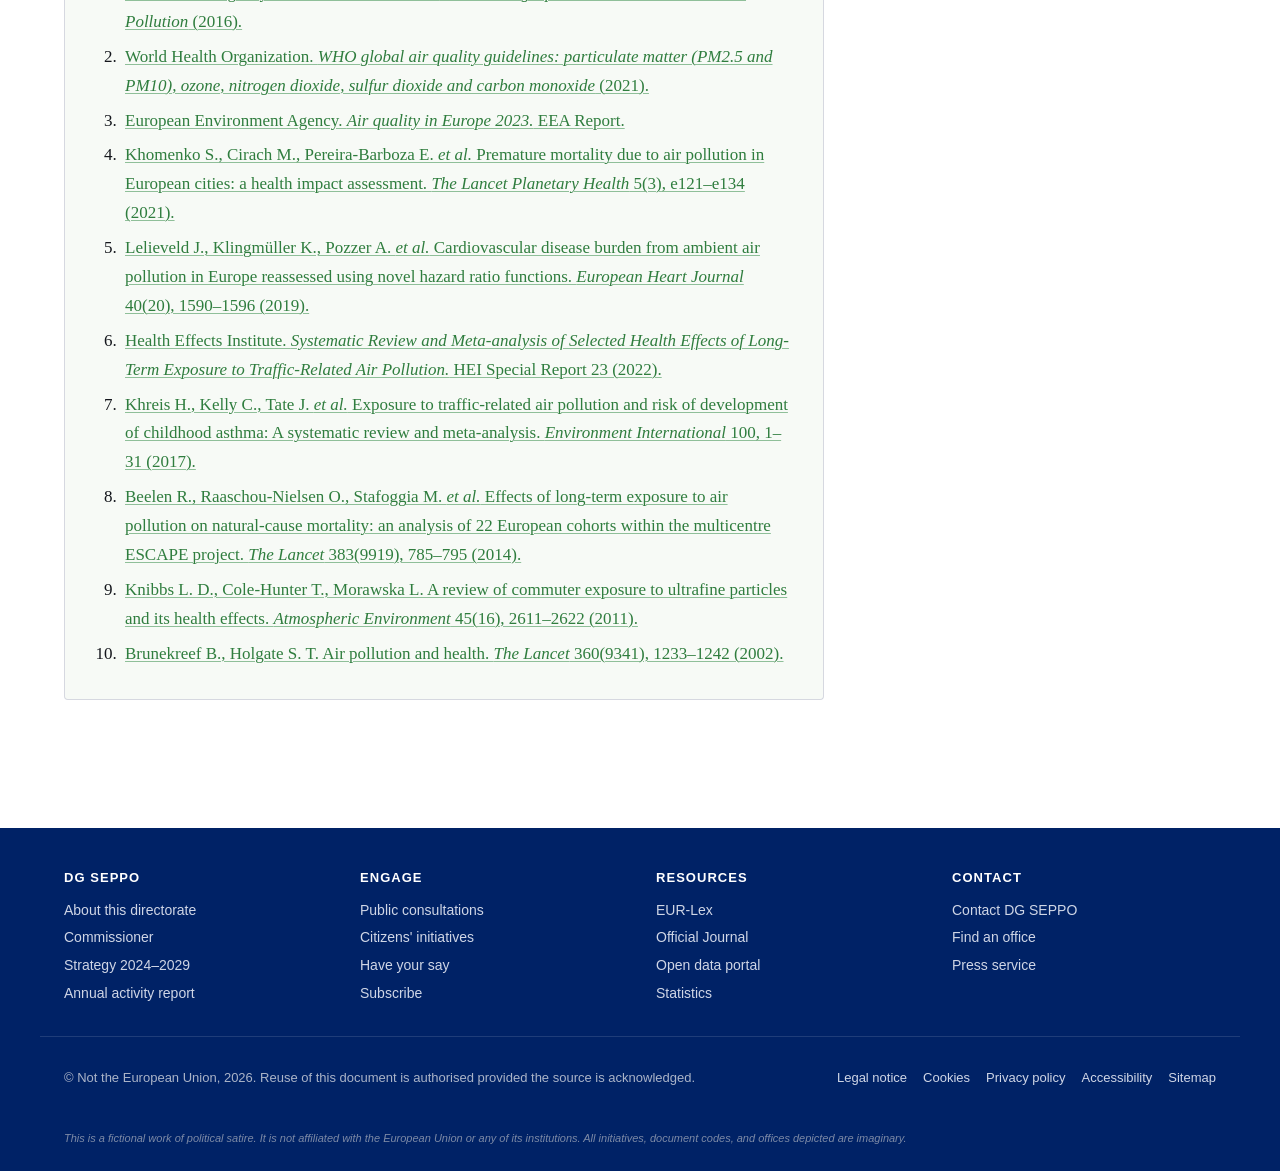
<file: legislation/pollution-filtration-for-personal-automobiles.html>
<!doctype html>
<html lang="en">
<head>
<meta charset="utf-8">
<meta name="viewport" content="width=device-width,initial-scale=1">
<title>Automotive Emission Regulatory Simplification and Biofiltration Appliance — Directorate-General for Sustainability, Ethics, Public Policy and Outrage</title>
<link rel="stylesheet" href="../assets/styles.css">
<script src="../assets/search.js" defer></script>

</head>
<body>
<div class="eu-strip" role="banner">
  <div class="container eu-strip__inner">
    <span class="eu-strip__flag" aria-hidden="true"><svg viewBox="0 0 100 100" width="14" height="14" aria-hidden="true"><rect width="100" height="100" fill="#003399"/><g transform="translate(50.00 18.00)"><polygon points="0,-6 1.76,-1.85 6,-1.85 2.62,1.06 3.71,5.14 0,2.74 -3.71,5.14 -2.62,1.06 -6,-1.85 -1.76,-1.85" fill="#FFCC00"/></g><g transform="translate(66.00 22.29)"><polygon points="0,-6 1.76,-1.85 6,-1.85 2.62,1.06 3.71,5.14 0,2.74 -3.71,5.14 -2.62,1.06 -6,-1.85 -1.76,-1.85" fill="#FFCC00"/></g><g transform="translate(77.71 34.00)"><polygon points="0,-6 1.76,-1.85 6,-1.85 2.62,1.06 3.71,5.14 0,2.74 -3.71,5.14 -2.62,1.06 -6,-1.85 -1.76,-1.85" fill="#FFCC00"/></g><g transform="translate(82.00 50.00)"><polygon points="0,-6 1.76,-1.85 6,-1.85 2.62,1.06 3.71,5.14 0,2.74 -3.71,5.14 -2.62,1.06 -6,-1.85 -1.76,-1.85" fill="#FFCC00"/></g><g transform="translate(77.71 66.00)"><polygon points="0,-6 1.76,-1.85 6,-1.85 2.62,1.06 3.71,5.14 0,2.74 -3.71,5.14 -2.62,1.06 -6,-1.85 -1.76,-1.85" fill="#FFCC00"/></g><g transform="translate(66.00 77.71)"><polygon points="0,-6 1.76,-1.85 6,-1.85 2.62,1.06 3.71,5.14 0,2.74 -3.71,5.14 -2.62,1.06 -6,-1.85 -1.76,-1.85" fill="#FFCC00"/></g><g transform="translate(50.00 82.00)"><polygon points="0,-6 1.76,-1.85 6,-1.85 2.62,1.06 3.71,5.14 0,2.74 -3.71,5.14 -2.62,1.06 -6,-1.85 -1.76,-1.85" fill="#FFCC00"/></g><g transform="translate(34.00 77.71)"><polygon points="0,-6 1.76,-1.85 6,-1.85 2.62,1.06 3.71,5.14 0,2.74 -3.71,5.14 -2.62,1.06 -6,-1.85 -1.76,-1.85" fill="#FFCC00"/></g><g transform="translate(22.29 66.00)"><polygon points="0,-6 1.76,-1.85 6,-1.85 2.62,1.06 3.71,5.14 0,2.74 -3.71,5.14 -2.62,1.06 -6,-1.85 -1.76,-1.85" fill="#FFCC00"/></g><g transform="translate(18.00 50.00)"><polygon points="0,-6 1.76,-1.85 6,-1.85 2.62,1.06 3.71,5.14 0,2.74 -3.71,5.14 -2.62,1.06 -6,-1.85 -1.76,-1.85" fill="#FFCC00"/></g><g transform="translate(22.29 34.00)"><polygon points="0,-6 1.76,-1.85 6,-1.85 2.62,1.06 3.71,5.14 0,2.74 -3.71,5.14 -2.62,1.06 -6,-1.85 -1.76,-1.85" fill="#FFCC00"/></g><g transform="translate(34.00 22.29)"><polygon points="0,-6 1.76,-1.85 6,-1.85 2.62,1.06 3.71,5.14 0,2.74 -3.71,5.14 -2.62,1.06 -6,-1.85 -1.76,-1.85" fill="#FFCC00"/></g></svg></span>
    <span class="eu-strip__label">A (not very) official website of the European Union</span>
    <a class="eu-strip__verify" target="_blank" href="https://european-union.europa.eu/institutions-law-budget/institutions-and-bodies/search-all-eu-institutions-and-bodies_en">How do you know?</a>
  </div>
</div>
<header class="masthead">
  <div class="container masthead__inner">
    <a class="brand" href="../index.html">
      <span class="brand__emblem"><svg viewBox="0 0 100 100" width="48" height="48" aria-hidden="true"><rect width="100" height="100" fill="#003399"/><g transform="translate(50.00 18.00)"><polygon points="0,-6 1.76,-1.85 6,-1.85 2.62,1.06 3.71,5.14 0,2.74 -3.71,5.14 -2.62,1.06 -6,-1.85 -1.76,-1.85" fill="#FFCC00"/></g><g transform="translate(66.00 22.29)"><polygon points="0,-6 1.76,-1.85 6,-1.85 2.62,1.06 3.71,5.14 0,2.74 -3.71,5.14 -2.62,1.06 -6,-1.85 -1.76,-1.85" fill="#FFCC00"/></g><g transform="translate(77.71 34.00)"><polygon points="0,-6 1.76,-1.85 6,-1.85 2.62,1.06 3.71,5.14 0,2.74 -3.71,5.14 -2.62,1.06 -6,-1.85 -1.76,-1.85" fill="#FFCC00"/></g><g transform="translate(82.00 50.00)"><polygon points="0,-6 1.76,-1.85 6,-1.85 2.62,1.06 3.71,5.14 0,2.74 -3.71,5.14 -2.62,1.06 -6,-1.85 -1.76,-1.85" fill="#FFCC00"/></g><g transform="translate(77.71 66.00)"><polygon points="0,-6 1.76,-1.85 6,-1.85 2.62,1.06 3.71,5.14 0,2.74 -3.71,5.14 -2.62,1.06 -6,-1.85 -1.76,-1.85" fill="#FFCC00"/></g><g transform="translate(66.00 77.71)"><polygon points="0,-6 1.76,-1.85 6,-1.85 2.62,1.06 3.71,5.14 0,2.74 -3.71,5.14 -2.62,1.06 -6,-1.85 -1.76,-1.85" fill="#FFCC00"/></g><g transform="translate(50.00 82.00)"><polygon points="0,-6 1.76,-1.85 6,-1.85 2.62,1.06 3.71,5.14 0,2.74 -3.71,5.14 -2.62,1.06 -6,-1.85 -1.76,-1.85" fill="#FFCC00"/></g><g transform="translate(34.00 77.71)"><polygon points="0,-6 1.76,-1.85 6,-1.85 2.62,1.06 3.71,5.14 0,2.74 -3.71,5.14 -2.62,1.06 -6,-1.85 -1.76,-1.85" fill="#FFCC00"/></g><g transform="translate(22.29 66.00)"><polygon points="0,-6 1.76,-1.85 6,-1.85 2.62,1.06 3.71,5.14 0,2.74 -3.71,5.14 -2.62,1.06 -6,-1.85 -1.76,-1.85" fill="#FFCC00"/></g><g transform="translate(18.00 50.00)"><polygon points="0,-6 1.76,-1.85 6,-1.85 2.62,1.06 3.71,5.14 0,2.74 -3.71,5.14 -2.62,1.06 -6,-1.85 -1.76,-1.85" fill="#FFCC00"/></g><g transform="translate(22.29 34.00)"><polygon points="0,-6 1.76,-1.85 6,-1.85 2.62,1.06 3.71,5.14 0,2.74 -3.71,5.14 -2.62,1.06 -6,-1.85 -1.76,-1.85" fill="#FFCC00"/></g><g transform="translate(34.00 22.29)"><polygon points="0,-6 1.76,-1.85 6,-1.85 2.62,1.06 3.71,5.14 0,2.74 -3.71,5.14 -2.62,1.06 -6,-1.85 -1.76,-1.85" fill="#FFCC00"/></g></svg></span>
      <span class="brand__text">
        <span class="brand__parent">European Commission</span>
        <span class="brand__dg">Directorate-General for Sustainability, Ethics, Public Policy and Outrage</span>
      </span>
    </a>
    <div class="masthead__lang" aria-label="Language">
      <a class="lang lang--current" href="#">EN</a><a class="lang" href="#">DE</a><a class="lang" href="#">FR</a><a class="lang" href="#">ES</a><a class="lang" href="#">IT</a><a class="lang" href="#">NL</a><a class="lang" href="#">PL</a><a class="lang" href="#">SV</a><a class="lang" href="#">FI</a><a class="lang" href="#">CS</a><a class="lang" href="#">EL</a><a class="lang" href="#">PT</a>
    </div>
  </div>
  <nav class="primary-nav" aria-label="Primary">
    <div class="container primary-nav__inner">
      <a aria-disabled="true">Home</a>
      <a aria-disabled="true">Policies</a>
      <a href="../index.html" aria-current="page">Legislation</a>
      <a aria-disabled="true">Consultations</a>
<!--      <a aria-disabled="true">Documents</a>-->
      <a aria-disabled="true">Newsroom</a>
      <a href="#">About</a>
      <span class="primary-nav__search" role="search">
        <input type="search" placeholder="Search legislation…" aria-label="Search">
      </span>
    </div>
  </nav>
</header>
<main id="main">

<section class="document">
  <div class="container document__inner">
    <p class="breadcrumb"><a href="../index.html">Home</a> <span>›</span> <a href="../index.html">Legislation</a> <span>›</span> Automotive Emission Regulatory Simplification and Biofiltration Appliance</p>

    <div class="document__hero"><svg viewBox="0 0 600 160" preserveAspectRatio="none" xmlns="http://www.w3.org/2000/svg" aria-hidden="true">
  <rect width="600" height="160" fill="#f1eee5"/>
  <g fill="#7a6f55" opacity="0.6">
    <circle cx="532.9" cy="17.5" r="1.15"/>
    <circle cx="531.4" cy="42.4" r="1.51"/>
    <circle cx="293.9" cy="31.3" r="0.73"/>
    <circle cx="147.5" cy="123.9" r="2.24"/>
    <circle cx="162.2" cy="9.7" r="1.47"/>
    <circle cx="36.8" cy="9.2" r="2.47"/>
    <circle cx="150.3" cy="106.2" r="1.64"/>
    <circle cx="446.5" cy="22.2" r="0.86"/>
    <circle cx="199.4" cy="104.4" r="2.11"/>
    <circle cx="549.8" cy="84.3" r="1.75"/>
    <circle cx="217.3" cy="133.3" r="2.07"/>
    <circle cx="428.7" cy="147.7" r="0.59"/>
    <circle cx="412.8" cy="71.5" r="1.88"/>
    <circle cx="73.4" cy="65.8" r="0.71"/>
    <circle cx="163.0" cy="1.7" r="0.94"/>
    <circle cx="426.0" cy="76.3" r="1.58"/>
    <circle cx="333.2" cy="73.2" r="0.60"/>
    <circle cx="41.4" cy="21.3" r="1.63"/>
    <circle cx="282.6" cy="140.5" r="2.20"/>
    <circle cx="281.8" cy="113.1" r="1.07"/>
    <circle cx="417.4" cy="148.7" r="2.04"/>
    <circle cx="46.2" cy="107.6" r="1.87"/>
    <circle cx="503.5" cy="75.6" r="0.80"/>
    <circle cx="261.7" cy="22.1" r="0.89"/>
    <circle cx="381.6" cy="103.3" r="1.03"/>
    <circle cx="443.5" cy="97.7" r="0.52"/>
    <circle cx="222.3" cy="158.3" r="1.27"/>
    <circle cx="296.9" cy="4.0" r="1.04"/>
    <circle cx="185.0" cy="83.6" r="1.80"/>
    <circle cx="225.0" cy="85.9" r="2.42"/>
    <circle cx="104.1" cy="111.3" r="1.55"/>
    <circle cx="247.3" cy="157.2" r="1.53"/>
    <circle cx="532.6" cy="117.6" r="1.71"/>
    <circle cx="119.4" cy="51.5" r="1.04"/>
    <circle cx="514.8" cy="42.4" r="2.12"/>
    <circle cx="16.2" cy="127.6" r="0.77"/>
    <circle cx="426.4" cy="146.3" r="0.61"/>
    <circle cx="246.2" cy="54.8" r="1.33"/>
    <circle cx="393.0" cy="115.0" r="1.92"/>
    <circle cx="163.5" cy="152.9" r="0.64"/>
    <circle cx="387.9" cy="33.9" r="1.32"/>
    <circle cx="325.8" cy="58.7" r="2.16"/>
    <circle cx="214.5" cy="50.1" r="1.82"/>
    <circle cx="55.5" cy="85.4" r="1.27"/>
    <circle cx="458.3" cy="63.1" r="1.29"/>
    <circle cx="412.5" cy="144.8" r="2.17"/>
    <circle cx="467.2" cy="84.7" r="0.57"/>
    <circle cx="584.4" cy="49.8" r="0.84"/>
    <circle cx="168.9" cy="103.4" r="1.91"/>
    <circle cx="481.4" cy="26.5" r="1.72"/>
    <circle cx="355.8" cy="145.2" r="1.99"/>
    <circle cx="236.0" cy="68.2" r="1.82"/>
    <circle cx="461.9" cy="53.8" r="0.59"/>
    <circle cx="448.2" cy="15.7" r="0.56"/>
    <circle cx="384.1" cy="39.2" r="0.78"/>
    <circle cx="424.2" cy="114.5" r="0.70"/>
    <circle cx="26.2" cy="9.0" r="1.59"/>
    <circle cx="404.6" cy="8.5" r="2.45"/>
    <circle cx="1.4" cy="120.0" r="0.65"/>
    <circle cx="371.1" cy="28.0" r="1.23"/>
    <circle cx="353.0" cy="19.4" r="0.65"/>
    <circle cx="221.5" cy="68.2" r="1.72"/>
    <circle cx="75.0" cy="77.0" r="2.47"/>
    <circle cx="63.3" cy="25.3" r="1.37"/>
    <circle cx="596.5" cy="20.4" r="0.81"/>
    <circle cx="535.3" cy="130.6" r="1.55"/>
    <circle cx="200.2" cy="130.7" r="2.49"/>
    <circle cx="126.6" cy="32.2" r="1.51"/>
    <circle cx="9.8" cy="10.0" r="1.77"/>
    <circle cx="99.8" cy="74.1" r="1.81"/>
    <circle cx="223.8" cy="127.7" r="0.62"/>
    <circle cx="556.3" cy="39.6" r="1.01"/>
    <circle cx="120.9" cy="17.8" r="2.22"/>
    <circle cx="113.8" cy="132.9" r="0.86"/>
    <circle cx="299.5" cy="150.6" r="1.26"/>
    <circle cx="319.8" cy="146.6" r="1.98"/>
    <circle cx="314.5" cy="158.6" r="0.73"/>
    <circle cx="75.2" cy="57.0" r="1.35"/>
    <circle cx="323.0" cy="53.3" r="0.80"/>
    <circle cx="435.0" cy="112.8" r="2.49"/>
  </g>
</svg></div>

    <header class="document__head">
      <h1>Regulation of the European Parliament and of the Council on the simplification of automotive emission requirements and the establishment of a Union framework for in-cabin biofiltration of vehicular exhaust</h1>
      <p class="document__short"><em>Short title:</em> Automotive Emission Regulatory Simplification and Biofiltration Appliance</p>
    </header>

    <div class="document__layout">
      <article class="document__body">
        <h2>Explanatory memorandum</h2>
<p>The Union&#39;s automotive sector contributes 7 % of total Union GDP and supports approximately 13 million direct and indirect jobs. The tightening of vehicular emission limits has imposed cumulative compliance costs on the industry (estimated at € 1 100 per vehicle), thus eroding the financial viability of Union manufacturers. Manufacturers report increasing difficulty in reconciling combustion-engine viability with the trajectory of air-quality and emission standards. This is regrettable.</p>
<p>Rather than continue to impose further reductions at the source, this Regulation <strong>revokes any previous emission standards, permitting emissions of any vehicle at any level, without limitation</strong>, irrespective of entry into a high-density population area. <strong>Existing restricted-traffic zones for combustion-driven vehicles shall accordingly be abolished.</strong></p>
<p>The Regulation imposes a single binding requirement: <strong>the post-combustion exhaust stream shall be vented into the passenger compartment of the emitting vehicle, before entering the ambient environment</strong>. The occupants of the vehicle — hereinafter referred to as the <em>biofiltration cohort</em> — provide, through ordinary respiratory function, a final-stage absorption service equivalent in mass-balance terms to that previously demanded of the catalytic converter.</p>
<p>This approach yields three strategic benefits.</p>
<ol><li>Removal of a substantial regulatory burden from a strategic industrial sector.</li><li>Reallocation of the resulting public-health externality to a self-selecting cohort, those choosing to operate or ride in motor vehicles, thereby aligning exposure with personal lifestyle preference.</li><li>Utilisation of the previously unused (not just the non-consenting third parties) absorptive capacity of the human respiratory tract (carbon capture, microparticle trapping).</li></ol>
<h2>Recitals</h2>
<blockquote><p><em>(1)</em> The competitiveness of the Union automotive sector, in particular vis-à-vis manufacturers established in third countries not subject to comparable emission constraints, is essential to the open strategic autonomy of the Union.</p>
<p><em>(2)</em> The right of every citizen to use private means of motorised transport is a freedom enshrined in the cultural and economic life of the Union. The exercise of this freedom shall, by virtue of this Regulation, also constitute the exercise of personal responsibility for the consequent biofiltration burden.</p>
<p><em>(3)</em> The respiratory tract of an adult human exchanges some 11 000 litres of air per day. This previously underutilised volumetric capacity, taken in aggregate over the Union vehicle fleet, represents an opportunity for the in-place recapture of vehicular emissions without further Union expenditure.</p>
<p><em>(4)</em> The natural persons performing the function described in Recital (2) shall be recognised as members of a <em>biofiltration cohort</em> whose service to the wider community is acknowledged but, in line with the historical status quo, shall remain uncompensated.</p></blockquote>
<h2>In simple English</h2>
<div class="plain-english">
<p>Cars may pollute without any limits. The exhaust is simply vented into the passenger compartment of the vehicle, before releasing it to the outside air.</p>
</div>
<div class="science-zone">
<div class="callout callout--science">
<p>You may have noticed the satire by now — but the underlying science is unfortunately real. Traffic-related air pollution causes hundreds of thousands of premature deaths in Europe every year, and the peer-reviewed references that follow are not invented.</p>
</div>
<h2>Scientific basis</h2>
<p>Long-term exposure to traffic-related air pollution (TRAP) is causally associated with elevated all-cause mortality, ischaemic heart disease, stroke, lung cancer, chronic obstructive pulmonary disease, type 2 diabetes, low birth weight, and incident childhood asthma. The International Agency for Research on Cancer classifies outdoor air pollution — and the particulate-matter component thereof — as carcinogenic to humans (Group 1). The principal pollutants implicated are fine particulate matter (PM2.5), ultrafine particles, black carbon, nitrogen dioxide (NO₂), and ozone (O₃).</p>
<p>The burden falls heaviest on residents of densely populated cities, where road traffic is the dominant source of PM2.5 and NO₂. The European Environment Agency attributes <strong>238 000 premature deaths in the EU-27 in 2020 to long-term PM2.5 exposure</strong>, a further 49 000 to NO₂, and 24 000 to ozone. A health-impact assessment of <strong>858 European cities</strong> (Khomenko <em>et al.</em>, 2021) found that the great majority of urban residents are exposed to levels exceeding the WHO 2021 air-quality guideline values, and estimated that compliance with those guidelines would prevent tens of thousands of premature deaths every year across the assessed cities. Madrid, Antwerp, Turin, Paris, and Brescia are among the cities with the highest avoidable mortality from PM2.5; Antwerp, Brussels, Madrid, Mollet del Vallès, Turin, and Paris top the corresponding rankings for NO₂.</p>
<p>Cardiovascular effects are the dominant pathway. Lelieveld <em>et al.</em> (2019) estimated that ambient air pollution causes approximately <strong>790 000 excess deaths per year in Europe</strong>, the majority attributable to cardiovascular disease. The biological mechanisms — sympathetic activation, systemic oxidative stress, endothelial dysfunction, and accelerated atherosclerosis — are by now broadly characterised.</p>
<p>Children are disproportionately affected. A meta-analysis of 41 studies (Khreis <em>et al.</em>, 2017) found that exposure to TRAP is a substantial cause of new childhood asthma, with the attributable fraction considerably higher in dense urban environments near major roads. Pooled studies of commuter and roadside exposure (Knibbs <em>et al.</em>, 2011) further show that vehicle occupants, cyclists, and pedestrians close to traffic frequently encounter ultrafine-particle, black-carbon, and NO₂ concentrations that exceed nearby ambient levels, particularly in stop-start traffic, tunnels, and at junctions.</p>
<p>These findings are not contested in the peer-reviewed literature. Reducing traffic volumes, restricting combustion-vehicle activity in city centres, and shifting urban transport away from private internal-combustion vehicles are among the measures consistently identified as effective in lowering this burden of disease.</p>
<p><strong>References</strong></p>
<ol><li><a href="https://publications.iarc.who.int/538">International Agency for Research on Cancer. <em>IARC Monographs Volume 109: Outdoor Air Pollution</em> (2016).</a></li><li><a href="https://www.who.int/publications/i/item/9789240034228">World Health Organization. <em>WHO global air quality guidelines: particulate matter (PM2.5 and PM10), ozone, nitrogen dioxide, sulfur dioxide and carbon monoxide</em> (2021).</a></li><li><a href="https://www.eea.europa.eu/publications/air-quality-in-europe-2023">European Environment Agency. <em>Air quality in Europe 2023.</em> EEA Report.</a></li><li><a href="https://doi.org/10.1016/S2542-5196(20)30272-2">Khomenko S., Cirach M., Pereira-Barboza E. <em>et al.</em> Premature mortality due to air pollution in European cities: a health impact assessment. <em>The Lancet Planetary Health</em> 5(3), e121–e134 (2021).</a></li><li><a href="https://doi.org/10.1093/eurheartj/ehz135">Lelieveld J., Klingmüller K., Pozzer A. <em>et al.</em> Cardiovascular disease burden from ambient air pollution in Europe reassessed using novel hazard ratio functions. <em>European Heart Journal</em> 40(20), 1590–1596 (2019).</a></li><li><a href="https://www.healtheffects.org/publication/systematic-review-and-meta-analysis-selected-health-effects-long-term-exposure-traffic">Health Effects Institute. <em>Systematic Review and Meta-analysis of Selected Health Effects of Long-Term Exposure to Traffic-Related Air Pollution.</em> HEI Special Report 23 (2022).</a></li><li><a href="https://doi.org/10.1016/j.envint.2016.11.012">Khreis H., Kelly C., Tate J. <em>et al.</em> Exposure to traffic-related air pollution and risk of development of childhood asthma: A systematic review and meta-analysis. <em>Environment International</em> 100, 1–31 (2017).</a></li><li><a href="https://doi.org/10.1016/S0140-6736(13)62158-3">Beelen R., Raaschou-Nielsen O., Stafoggia M. <em>et al.</em> Effects of long-term exposure to air pollution on natural-cause mortality: an analysis of 22 European cohorts within the multicentre ESCAPE project. <em>The Lancet</em> 383(9919), 785–795 (2014).</a></li><li><a href="https://doi.org/10.1016/j.atmosenv.2011.02.065">Knibbs L. D., Cole-Hunter T., Morawska L. A review of commuter exposure to ultrafine particles and its health effects. <em>Atmospheric Environment</em> 45(16), 2611–2622 (2011).</a></li><li><a href="https://doi.org/10.1016/S0140-6736(02)11274-8">Brunekreef B., Holgate S. T. Air pollution and health. <em>The Lancet</em> 360(9341), 1233–1242 (2002).</a></li></ol>
</div>
      </article>

      <aside class="document__aside" aria-label="Document metadata">
        <div class="aside-lead">
          <span class="status status--trilogue">Trilogue agreement reached</span>
          <p class="aside-lead__code">COM(2024) 0421 final</p>
        </div>
        <dl class="facts">
          <div><dt>Interinstitutional file</dt><dd>2024/0184 (COD)</dd></div>
<div><dt>Procedure</dt><dd>Ordinary legislative procedure</dd></div>
<div><dt>Lead service</dt><dd>DG REGIO, in cooperation with DG SANTE and the automotive industry</dd></div>
<div><dt>Date of latest action</dt><dd>21 April 2024</dd></div>
<div><dt>Financial envelope</dt><dd>€ 87 000 000</dd></div>
<div><dt>Funding source</dt><dd>Single Market Programme · LIFE programme · Automotive industry</dd></div>
        </dl>
        <div class="aside-block">
          <h3>Downloads</h3>
          <ul class="downloads">
            <li><a href="#">Full text (PDF)</a></li>
            <li><a href="#">Annexes (PDF)</a></li>
            <li><a href="#">Impact assessment (PDF)</a></li>
            <li><a href="#">Citizens' summary (PDF)</a></li>
          </ul>
        </div>
        <div class="aside-block">
          <h3>Available languages</h3>
          <p class="aside-block__langs">BG · CS · DA · DE · EL · <strong>EN</strong> · ES · ET · FI · FR · GA · HR · HU · IT · LT · LV · MT · NL · PL · PT · RO · SK · SL · SV</p>
        </div>
      </aside>
    </div>
  </div>
</section>
</main>
<footer class="site-footer">
  <div class="container site-footer__top">
    <div class="site-footer__col">
      <h4>DG SEPPO</h4>
      <ul>
        <li><a href="#">About this directorate</a></li>
        <li><a href="#">Commissioner</a></li>
        <li><a href="#">Strategy 2024–2029</a></li>
        <li><a href="#">Annual activity report</a></li>
      </ul>
    </div>
    <div class="site-footer__col">
      <h4>Engage</h4>
      <ul>
        <li><a href="#">Public consultations</a></li>
        <li><a href="#">Citizens' initiatives</a></li>
        <li><a href="#">Have your say</a></li>
        <li><a href="#">Subscribe</a></li>
      </ul>
    </div>
    <div class="site-footer__col">
      <h4>Resources</h4>
      <ul>
        <li><a href="#">EUR-Lex</a></li>
        <li><a href="#">Official Journal</a></li>
        <li><a href="#">Open data portal</a></li>
        <li><a href="#">Statistics</a></li>
      </ul>
    </div>
    <div class="site-footer__col">
      <h4>Contact</h4>
      <ul>
        <li><a href="#">Contact DG SEPPO</a></li>
        <li><a href="#">Find an office</a></li>
        <li><a href="#">Press service</a></li>
      </ul>
    </div>
  </div>
  <div class="container site-footer__legal">
    <p>© Not the European Union, 2026. Reuse of this document is authorised provided the source is acknowledged.</p>
    <ul class="site-footer__links">
      <li><a href="#">Legal notice</a></li>
      <li><a href="#">Cookies</a></li>
      <li><a href="#">Privacy policy</a></li>
      <li><a href="#">Accessibility</a></li>
      <li><a href="#">Sitemap</a></li>
    </ul>
  </div>
  <div class="container site-footer__disclaimer">This is a fictional work of political satire. It is not affiliated with the European Union or any of its institutions. All initiatives, document codes, and offices depicted are imaginary.</div>
</footer>
</body>
</html>
</file>
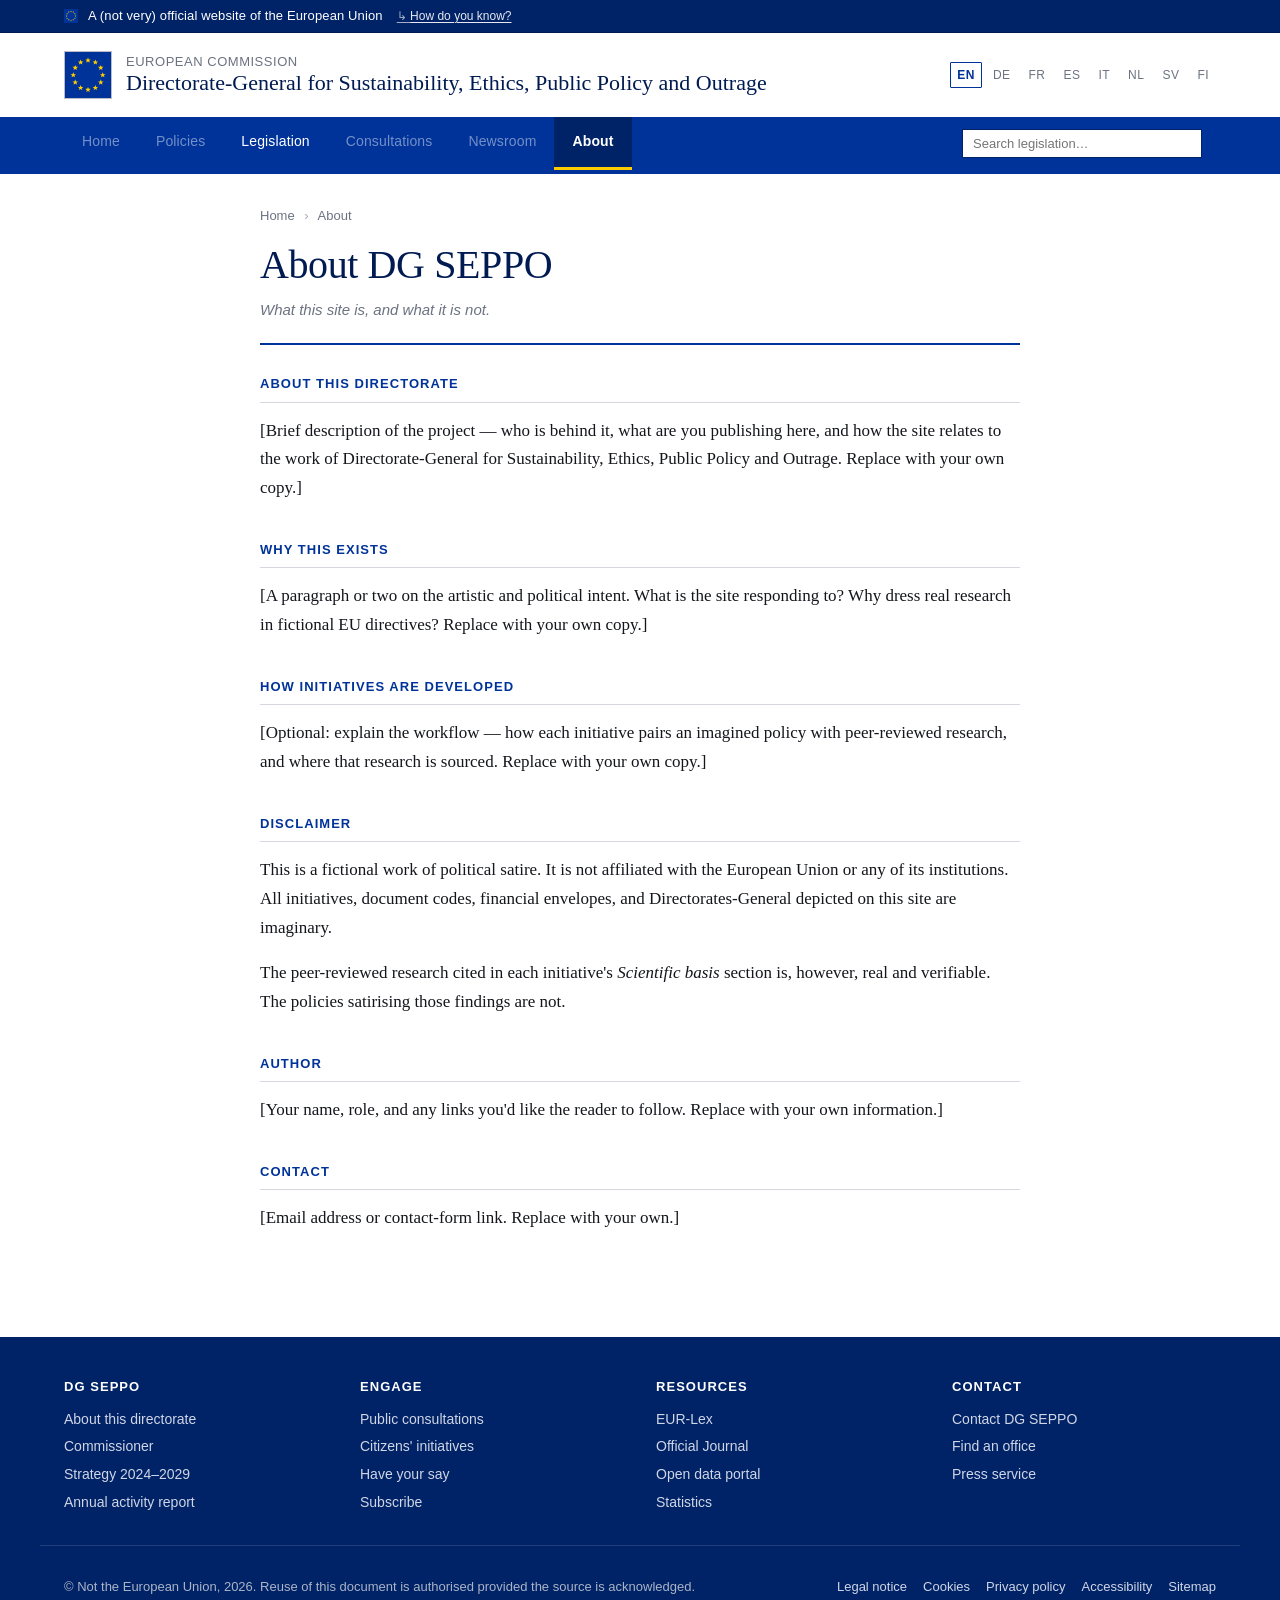
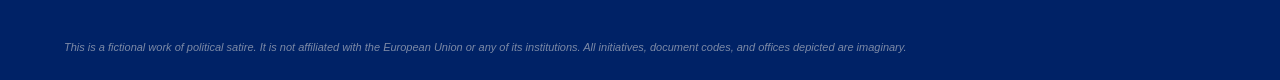
<file: public/about.html>
<!doctype html>
<html lang="en">
<head>
<meta charset="utf-8">
<meta name="viewport" content="width=device-width,initial-scale=1">
<title>About — Directorate-General for Sustainability, Ethics, Public Policy and Outrage</title>
<link rel="stylesheet" href="assets/styles.css">
<script src="assets/search.js" defer></script>
</head>
<body>
<div class="eu-strip" role="banner">
  <div class="container eu-strip__inner">
    <span class="eu-strip__flag" aria-hidden="true"><svg viewBox="0 0 100 100" width="14" height="14" aria-hidden="true"><rect width="100" height="100" fill="#003399"/><g transform="translate(50.00 18.00)"><polygon points="0,-6 1.76,-1.85 6,-1.85 2.62,1.06 3.71,5.14 0,2.74 -3.71,5.14 -2.62,1.06 -6,-1.85 -1.76,-1.85" fill="#FFCC00"/></g><g transform="translate(66.00 22.29)"><polygon points="0,-6 1.76,-1.85 6,-1.85 2.62,1.06 3.71,5.14 0,2.74 -3.71,5.14 -2.62,1.06 -6,-1.85 -1.76,-1.85" fill="#FFCC00"/></g><g transform="translate(77.71 34.00)"><polygon points="0,-6 1.76,-1.85 6,-1.85 2.62,1.06 3.71,5.14 0,2.74 -3.71,5.14 -2.62,1.06 -6,-1.85 -1.76,-1.85" fill="#FFCC00"/></g><g transform="translate(82.00 50.00)"><polygon points="0,-6 1.76,-1.85 6,-1.85 2.62,1.06 3.71,5.14 0,2.74 -3.71,5.14 -2.62,1.06 -6,-1.85 -1.76,-1.85" fill="#FFCC00"/></g><g transform="translate(77.71 66.00)"><polygon points="0,-6 1.76,-1.85 6,-1.85 2.62,1.06 3.71,5.14 0,2.74 -3.71,5.14 -2.62,1.06 -6,-1.85 -1.76,-1.85" fill="#FFCC00"/></g><g transform="translate(66.00 77.71)"><polygon points="0,-6 1.76,-1.85 6,-1.85 2.62,1.06 3.71,5.14 0,2.74 -3.71,5.14 -2.62,1.06 -6,-1.85 -1.76,-1.85" fill="#FFCC00"/></g><g transform="translate(50.00 82.00)"><polygon points="0,-6 1.76,-1.85 6,-1.85 2.62,1.06 3.71,5.14 0,2.74 -3.71,5.14 -2.62,1.06 -6,-1.85 -1.76,-1.85" fill="#FFCC00"/></g><g transform="translate(34.00 77.71)"><polygon points="0,-6 1.76,-1.85 6,-1.85 2.62,1.06 3.71,5.14 0,2.74 -3.71,5.14 -2.62,1.06 -6,-1.85 -1.76,-1.85" fill="#FFCC00"/></g><g transform="translate(22.29 66.00)"><polygon points="0,-6 1.76,-1.85 6,-1.85 2.62,1.06 3.71,5.14 0,2.74 -3.71,5.14 -2.62,1.06 -6,-1.85 -1.76,-1.85" fill="#FFCC00"/></g><g transform="translate(18.00 50.00)"><polygon points="0,-6 1.76,-1.85 6,-1.85 2.62,1.06 3.71,5.14 0,2.74 -3.71,5.14 -2.62,1.06 -6,-1.85 -1.76,-1.85" fill="#FFCC00"/></g><g transform="translate(22.29 34.00)"><polygon points="0,-6 1.76,-1.85 6,-1.85 2.62,1.06 3.71,5.14 0,2.74 -3.71,5.14 -2.62,1.06 -6,-1.85 -1.76,-1.85" fill="#FFCC00"/></g><g transform="translate(34.00 22.29)"><polygon points="0,-6 1.76,-1.85 6,-1.85 2.62,1.06 3.71,5.14 0,2.74 -3.71,5.14 -2.62,1.06 -6,-1.85 -1.76,-1.85" fill="#FFCC00"/></g></svg></span>
    <span class="eu-strip__label">A (not very) official website of the European Union</span>
    <a class="eu-strip__verify" target="_blank" href="https://european-union.europa.eu/institutions-law-budget/institutions-and-bodies/search-all-eu-institutions-and-bodies_en">How do you know?</a>
  </div>
</div>
<header class="masthead">
  <div class="container masthead__inner">
    <a class="brand" href="index.html">
      <span class="brand__emblem"><svg viewBox="0 0 100 100" width="48" height="48" aria-hidden="true"><rect width="100" height="100" fill="#003399"/><g transform="translate(50.00 18.00)"><polygon points="0,-6 1.76,-1.85 6,-1.85 2.62,1.06 3.71,5.14 0,2.74 -3.71,5.14 -2.62,1.06 -6,-1.85 -1.76,-1.85" fill="#FFCC00"/></g><g transform="translate(66.00 22.29)"><polygon points="0,-6 1.76,-1.85 6,-1.85 2.62,1.06 3.71,5.14 0,2.74 -3.71,5.14 -2.62,1.06 -6,-1.85 -1.76,-1.85" fill="#FFCC00"/></g><g transform="translate(77.71 34.00)"><polygon points="0,-6 1.76,-1.85 6,-1.85 2.62,1.06 3.71,5.14 0,2.74 -3.71,5.14 -2.62,1.06 -6,-1.85 -1.76,-1.85" fill="#FFCC00"/></g><g transform="translate(82.00 50.00)"><polygon points="0,-6 1.76,-1.85 6,-1.85 2.62,1.06 3.71,5.14 0,2.74 -3.71,5.14 -2.62,1.06 -6,-1.85 -1.76,-1.85" fill="#FFCC00"/></g><g transform="translate(77.71 66.00)"><polygon points="0,-6 1.76,-1.85 6,-1.85 2.62,1.06 3.71,5.14 0,2.74 -3.71,5.14 -2.62,1.06 -6,-1.85 -1.76,-1.85" fill="#FFCC00"/></g><g transform="translate(66.00 77.71)"><polygon points="0,-6 1.76,-1.85 6,-1.85 2.62,1.06 3.71,5.14 0,2.74 -3.71,5.14 -2.62,1.06 -6,-1.85 -1.76,-1.85" fill="#FFCC00"/></g><g transform="translate(50.00 82.00)"><polygon points="0,-6 1.76,-1.85 6,-1.85 2.62,1.06 3.71,5.14 0,2.74 -3.71,5.14 -2.62,1.06 -6,-1.85 -1.76,-1.85" fill="#FFCC00"/></g><g transform="translate(34.00 77.71)"><polygon points="0,-6 1.76,-1.85 6,-1.85 2.62,1.06 3.71,5.14 0,2.74 -3.71,5.14 -2.62,1.06 -6,-1.85 -1.76,-1.85" fill="#FFCC00"/></g><g transform="translate(22.29 66.00)"><polygon points="0,-6 1.76,-1.85 6,-1.85 2.62,1.06 3.71,5.14 0,2.74 -3.71,5.14 -2.62,1.06 -6,-1.85 -1.76,-1.85" fill="#FFCC00"/></g><g transform="translate(18.00 50.00)"><polygon points="0,-6 1.76,-1.85 6,-1.85 2.62,1.06 3.71,5.14 0,2.74 -3.71,5.14 -2.62,1.06 -6,-1.85 -1.76,-1.85" fill="#FFCC00"/></g><g transform="translate(22.29 34.00)"><polygon points="0,-6 1.76,-1.85 6,-1.85 2.62,1.06 3.71,5.14 0,2.74 -3.71,5.14 -2.62,1.06 -6,-1.85 -1.76,-1.85" fill="#FFCC00"/></g><g transform="translate(34.00 22.29)"><polygon points="0,-6 1.76,-1.85 6,-1.85 2.62,1.06 3.71,5.14 0,2.74 -3.71,5.14 -2.62,1.06 -6,-1.85 -1.76,-1.85" fill="#FFCC00"/></g></svg></span>
      <span class="brand__text">
        <span class="brand__parent">European Commission</span>
        <span class="brand__dg">Directorate-General for Sustainability, Ethics, Public Policy and Outrage</span>
      </span>
    </a>
    <div class="masthead__lang" aria-label="Language">
      <a class="lang lang--current" href="#">EN</a><a class="lang" href="#">DE</a><a class="lang" href="#">FR</a><a class="lang" href="#">ES</a><a class="lang" href="#">IT</a><a class="lang" href="#">NL</a><a class="lang" href="#">SV</a><a class="lang" href="#">FI</a>
    </div>
  </div>
  <nav class="primary-nav" aria-label="Primary">
    <div class="container primary-nav__inner">
      <a aria-disabled="true">Home</a>
      <a aria-disabled="true">Policies</a>
      <a href="index.html">Legislation</a>
      <a aria-disabled="true">Consultations</a>
<!--      <a aria-disabled="true">Documents</a>-->
      <a aria-disabled="true">Newsroom</a>
      <a href="about.html" aria-current="page">About</a>
      <span class="primary-nav__search" role="search">
        <input type="search" placeholder="Search legislation…" aria-label="Search">
      </span>
    </div>
  </nav>
</header>

<main id="main">
  <section class="document document--single">
    <div class="container document__inner">

      <p class="breadcrumb"><a href="index.html">Home</a> <span>›</span> About</p>

      <header class="document__head">
        <h1>About DG SEPPO</h1>
        <p class="document__short"><em>What this site is, and what it is not.</em></p>
      </header>

      <article class="document__body">

        <h2>About this directorate</h2>
        <p>[Brief description of the project — who is behind it, what are you publishing here, and how the site relates to the work of Directorate-General for Sustainability, Ethics, Public Policy and Outrage. Replace with your own copy.]</p>

        <h2>Why this exists</h2>
        <p>[A paragraph or two on the artistic and political intent. What is the site responding to? Why dress real research in fictional EU directives? Replace with your own copy.]</p>

        <h2>How initiatives are developed</h2>
        <p>[Optional: explain the workflow — how each initiative pairs an imagined policy with peer-reviewed research, and where that research is sourced. Replace with your own copy.]</p>

        <h2>Disclaimer</h2>
        <p>This is a fictional work of political satire. It is not affiliated with the European Union or any of its institutions. All initiatives, document codes, financial envelopes, and Directorates-General depicted on this site are imaginary.</p>
        <p>The peer-reviewed research cited in each initiative's <em>Scientific basis</em> section is, however, real and verifiable. The policies satirising those findings are not.</p>

        <h2>Author</h2>
        <p>[Your name, role, and any links you'd like the reader to follow. Replace with your own information.]</p>

        <h2>Contact</h2>
        <p>[Email address or contact-form link. Replace with your own.]</p>

      </article>
    </div>
  </section>
</main>

<footer class="site-footer">
  <div class="container site-footer__top">
    <div class="site-footer__col">
      <h4>DG SEPPO</h4>
      <ul>
        <li><a href="#">About this directorate</a></li>
        <li><a href="#">Commissioner</a></li>
        <li><a href="#">Strategy 2024–2029</a></li>
        <li><a href="#">Annual activity report</a></li>
      </ul>
    </div>
    <div class="site-footer__col">
      <h4>Engage</h4>
      <ul>
        <li><a href="#">Public consultations</a></li>
        <li><a href="#">Citizens' initiatives</a></li>
        <li><a href="#">Have your say</a></li>
        <li><a href="#">Subscribe</a></li>
      </ul>
    </div>
    <div class="site-footer__col">
      <h4>Resources</h4>
      <ul>
        <li><a href="#">EUR-Lex</a></li>
        <li><a href="#">Official Journal</a></li>
        <li><a href="#">Open data portal</a></li>
        <li><a href="#">Statistics</a></li>
      </ul>
    </div>
    <div class="site-footer__col">
      <h4>Contact</h4>
      <ul>
        <li><a href="#">Contact DG SEPPO</a></li>
        <li><a href="#">Find an office</a></li>
        <li><a href="#">Press service</a></li>
      </ul>
    </div>
  </div>
  <div class="container site-footer__legal">
    <p>© Not the European Union, 2026. Reuse of this document is authorised provided the source is acknowledged.</p>
    <ul class="site-footer__links">
      <li><a href="#">Legal notice</a></li>
      <li><a href="#">Cookies</a></li>
      <li><a href="#">Privacy policy</a></li>
      <li><a href="#">Accessibility</a></li>
      <li><a href="#">Sitemap</a></li>
    </ul>
  </div>
  <div class="container site-footer__disclaimer">This is a fictional work of political satire. It is not affiliated with the European Union or any of its institutions. All initiatives, document codes, and offices depicted are imaginary.</div>
</footer>
</body>
</html>
</file>
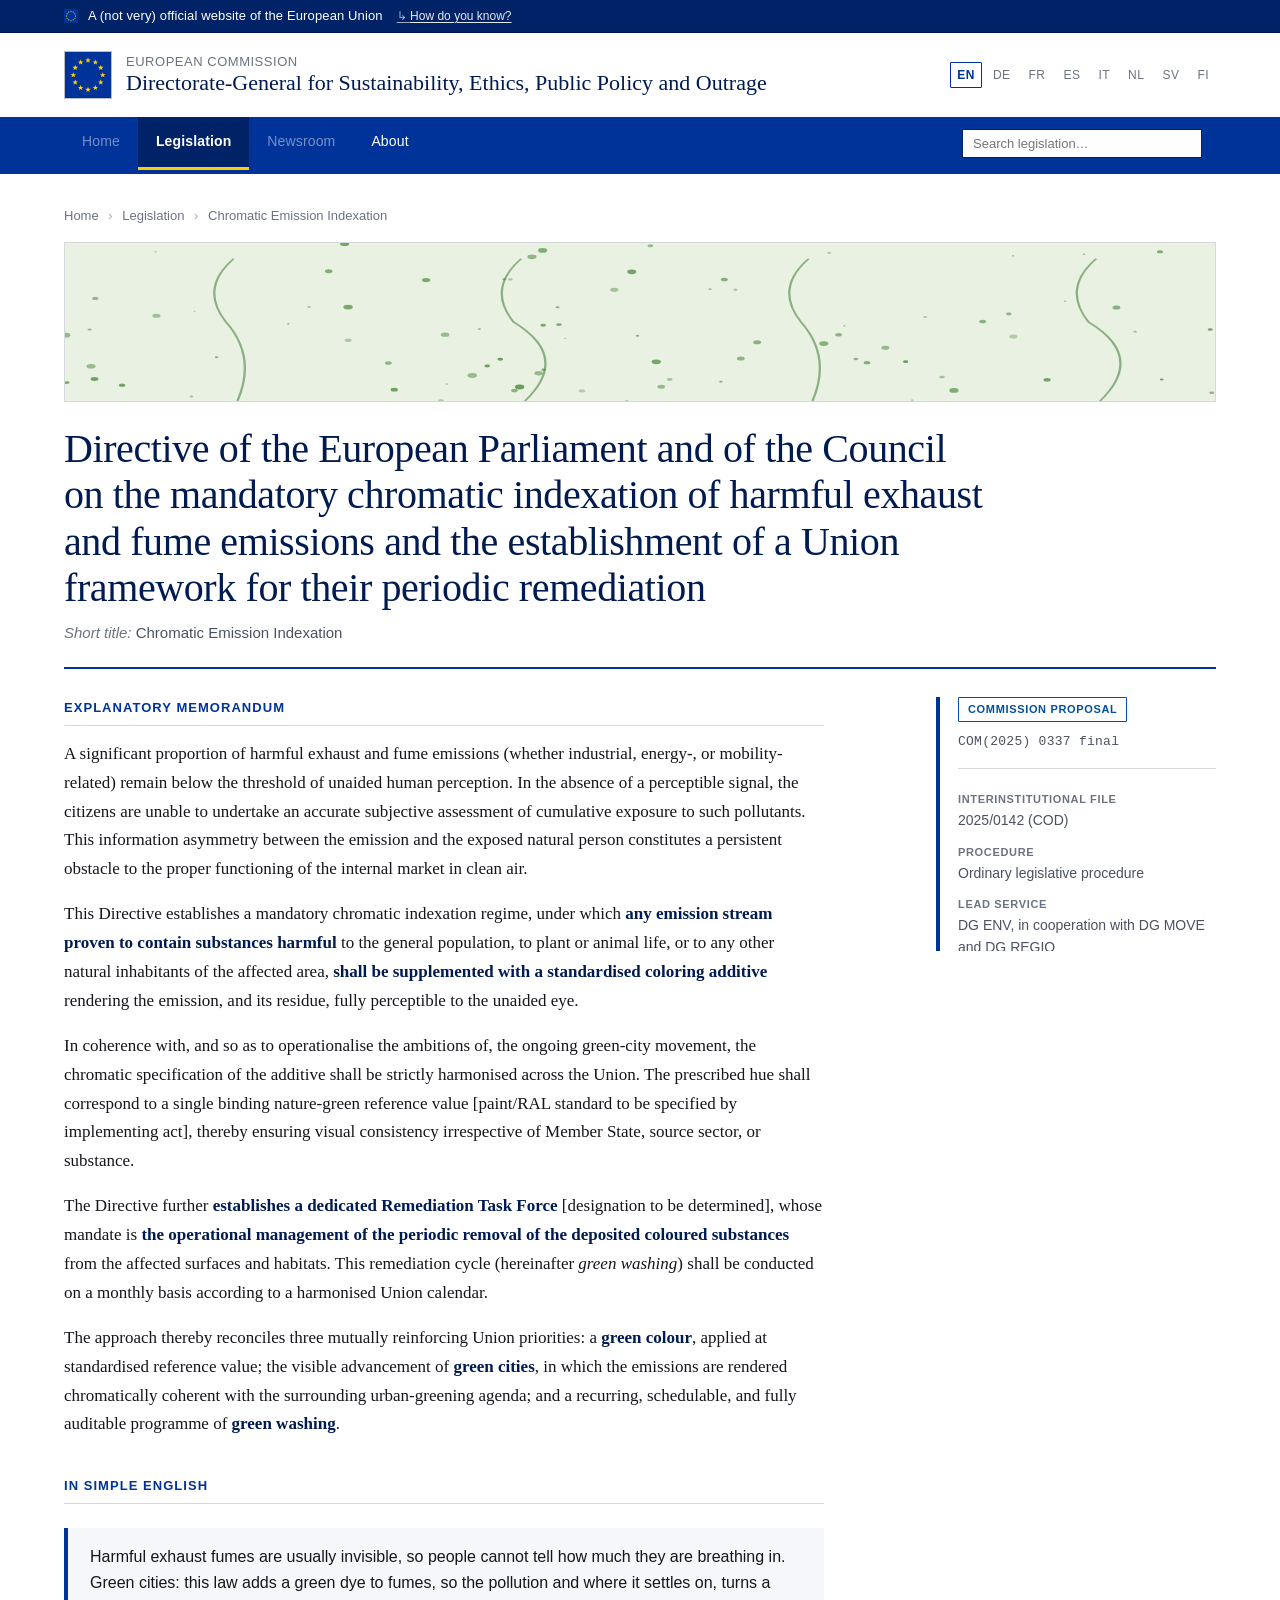
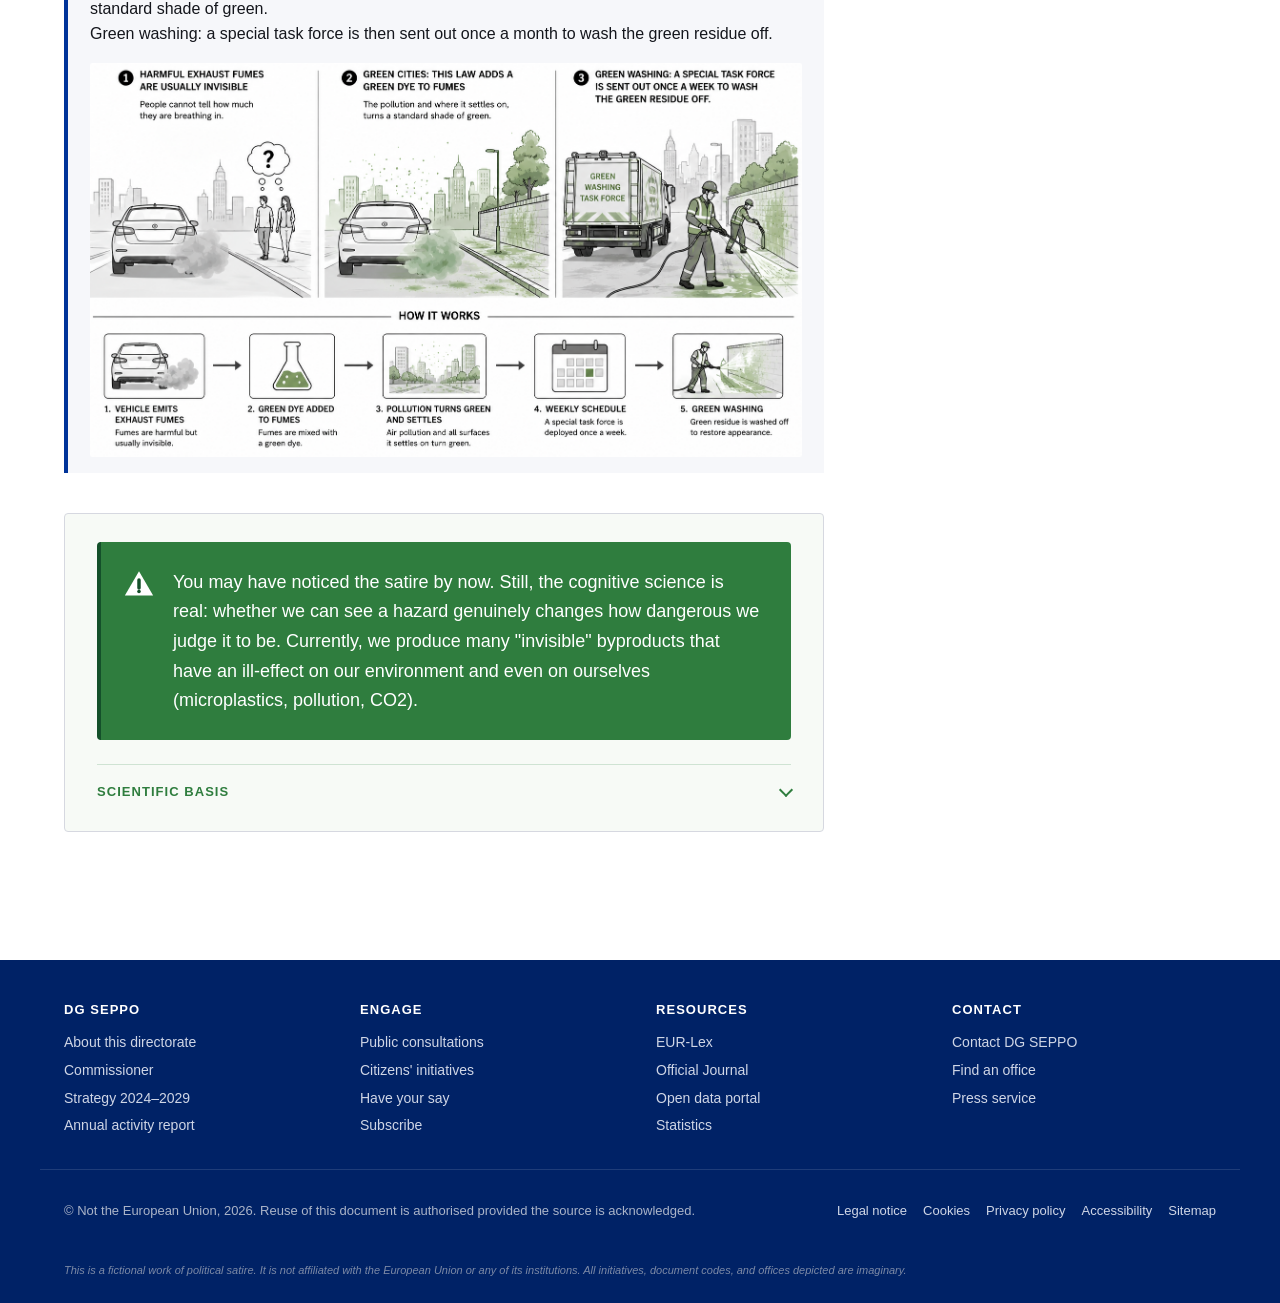
<file: docs/legislation/coloring-harmful-exhaust-fumes.html>
<!doctype html>
<html lang="en">
<head>
<meta charset="utf-8">
<meta name="viewport" content="width=device-width,initial-scale=1">
<title>Chromatic Emission Indexation — Directorate-General for Sustainability, Ethics, Public Policy and Outrage</title>
<meta name="description" content="Introduces mandatory chromatic indexation of harmful emissions in a standardised nature-green hue, supported by a Union remediation framework under which a dedicated task force performs scheduled weekly green washing of the deposited substances.">
<meta name="robots" content="index,follow">
<link rel="canonical" href="https://panunu.github.io/directorate-general-for-sustainability-outrage/legislation/coloring-harmful-exhaust-fumes.html">
<meta property="og:type" content="article">
<meta property="og:title" content="Chromatic Emission Indexation — Directorate-General for Sustainability, Ethics, Public Policy and Outrage">
<meta property="og:description" content="Introduces mandatory chromatic indexation of harmful emissions in a standardised nature-green hue, supported by a Union remediation framework under which a dedicated task force performs scheduled weekly green washing of the deposited substances.">
<meta property="og:url" content="https://panunu.github.io/directorate-general-for-sustainability-outrage/legislation/coloring-harmful-exhaust-fumes.html">
<meta property="og:image" content="https://panunu.github.io/directorate-general-for-sustainability-outrage/assets/og-image.svg">
<meta property="og:image:width" content="1200">
<meta property="og:image:height" content="630">
<meta property="og:site_name" content="Directorate-General for Sustainability, Ethics, Public Policy and Outrage">
<meta property="og:locale" content="en_GB">
<meta name="twitter:card" content="summary_large_image">
<meta name="twitter:title" content="Chromatic Emission Indexation — Directorate-General for Sustainability, Ethics, Public Policy and Outrage">
<meta name="twitter:description" content="Introduces mandatory chromatic indexation of harmful emissions in a standardised nature-green hue, supported by a Union remediation framework under which a dedicated task force performs scheduled weekly green washing of the deposited substances.">
<meta name="twitter:image" content="https://panunu.github.io/directorate-general-for-sustainability-outrage/assets/og-image.svg">
<link rel="icon" type="image/svg+xml" href="../favicon.svg">
<link rel="stylesheet" href="../assets/styles.css">
<script src="../assets/search.js" defer></script>
<script type="application/ld+json">{"@context":"https://schema.org","@type":"Article","headline":"Directive of the European Parliament and of the Council on the mandatory chromatic indexation of harmful exhaust and fume emissions and the establishment of a Union framework for their periodic remediation","name":"Chromatic Emission Indexation","description":"Introduces mandatory chromatic indexation of harmful emissions in a standardised nature-green hue, supported by a Union remediation framework under which a dedicated task force performs scheduled weekly green washing of the deposited substances.","url":"https://panunu.github.io/directorate-general-for-sustainability-outrage/legislation/coloring-harmful-exhaust-fumes.html","image":"https://panunu.github.io/directorate-general-for-sustainability-outrage/assets/og-image.svg","inLanguage":"en","isFamilyFriendly":true,"author":{"@type":"Organization","name":"Directorate-General for Sustainability, Ethics, Public Policy and Outrage"},"publisher":{"@type":"Organization","name":"European Commission","logo":{"@type":"ImageObject","url":"https://panunu.github.io/directorate-general-for-sustainability-outrage/favicon.svg"}},"datePublished":"2025-01-03","identifier":"COM(2025) 0337 final"}</script>
</head>
<body>
<div class="eu-strip" role="banner">
  <div class="container eu-strip__inner">
    <span class="eu-strip__flag" aria-hidden="true"><svg viewBox="0 0 100 100" width="14" height="14" aria-hidden="true"><rect width="100" height="100" fill="#003399"/><g transform="translate(50.00 18.00)"><polygon points="0,-6 1.76,-1.85 6,-1.85 2.62,1.06 3.71,5.14 0,2.74 -3.71,5.14 -2.62,1.06 -6,-1.85 -1.76,-1.85" fill="#FFCC00"/></g><g transform="translate(66.00 22.29)"><polygon points="0,-6 1.76,-1.85 6,-1.85 2.62,1.06 3.71,5.14 0,2.74 -3.71,5.14 -2.62,1.06 -6,-1.85 -1.76,-1.85" fill="#FFCC00"/></g><g transform="translate(77.71 34.00)"><polygon points="0,-6 1.76,-1.85 6,-1.85 2.62,1.06 3.71,5.14 0,2.74 -3.71,5.14 -2.62,1.06 -6,-1.85 -1.76,-1.85" fill="#FFCC00"/></g><g transform="translate(82.00 50.00)"><polygon points="0,-6 1.76,-1.85 6,-1.85 2.62,1.06 3.71,5.14 0,2.74 -3.71,5.14 -2.62,1.06 -6,-1.85 -1.76,-1.85" fill="#FFCC00"/></g><g transform="translate(77.71 66.00)"><polygon points="0,-6 1.76,-1.85 6,-1.85 2.62,1.06 3.71,5.14 0,2.74 -3.71,5.14 -2.62,1.06 -6,-1.85 -1.76,-1.85" fill="#FFCC00"/></g><g transform="translate(66.00 77.71)"><polygon points="0,-6 1.76,-1.85 6,-1.85 2.62,1.06 3.71,5.14 0,2.74 -3.71,5.14 -2.62,1.06 -6,-1.85 -1.76,-1.85" fill="#FFCC00"/></g><g transform="translate(50.00 82.00)"><polygon points="0,-6 1.76,-1.85 6,-1.85 2.62,1.06 3.71,5.14 0,2.74 -3.71,5.14 -2.62,1.06 -6,-1.85 -1.76,-1.85" fill="#FFCC00"/></g><g transform="translate(34.00 77.71)"><polygon points="0,-6 1.76,-1.85 6,-1.85 2.62,1.06 3.71,5.14 0,2.74 -3.71,5.14 -2.62,1.06 -6,-1.85 -1.76,-1.85" fill="#FFCC00"/></g><g transform="translate(22.29 66.00)"><polygon points="0,-6 1.76,-1.85 6,-1.85 2.62,1.06 3.71,5.14 0,2.74 -3.71,5.14 -2.62,1.06 -6,-1.85 -1.76,-1.85" fill="#FFCC00"/></g><g transform="translate(18.00 50.00)"><polygon points="0,-6 1.76,-1.85 6,-1.85 2.62,1.06 3.71,5.14 0,2.74 -3.71,5.14 -2.62,1.06 -6,-1.85 -1.76,-1.85" fill="#FFCC00"/></g><g transform="translate(22.29 34.00)"><polygon points="0,-6 1.76,-1.85 6,-1.85 2.62,1.06 3.71,5.14 0,2.74 -3.71,5.14 -2.62,1.06 -6,-1.85 -1.76,-1.85" fill="#FFCC00"/></g><g transform="translate(34.00 22.29)"><polygon points="0,-6 1.76,-1.85 6,-1.85 2.62,1.06 3.71,5.14 0,2.74 -3.71,5.14 -2.62,1.06 -6,-1.85 -1.76,-1.85" fill="#FFCC00"/></g></svg></span>
    <span class="eu-strip__label">A (not very) official website of the European Union</span>
    <a class="eu-strip__verify" target="_blank" href="https://european-union.europa.eu/institutions-law-budget/institutions-and-bodies/search-all-eu-institutions-and-bodies_en">How do you know?</a>
  </div>
</div>
<header class="masthead">
  <div class="container masthead__inner">
    <a class="brand" href="../index.html">
      <span class="brand__emblem"><svg viewBox="0 0 100 100" width="48" height="48" aria-hidden="true"><rect width="100" height="100" fill="#003399"/><g transform="translate(50.00 18.00)"><polygon points="0,-6 1.76,-1.85 6,-1.85 2.62,1.06 3.71,5.14 0,2.74 -3.71,5.14 -2.62,1.06 -6,-1.85 -1.76,-1.85" fill="#FFCC00"/></g><g transform="translate(66.00 22.29)"><polygon points="0,-6 1.76,-1.85 6,-1.85 2.62,1.06 3.71,5.14 0,2.74 -3.71,5.14 -2.62,1.06 -6,-1.85 -1.76,-1.85" fill="#FFCC00"/></g><g transform="translate(77.71 34.00)"><polygon points="0,-6 1.76,-1.85 6,-1.85 2.62,1.06 3.71,5.14 0,2.74 -3.71,5.14 -2.62,1.06 -6,-1.85 -1.76,-1.85" fill="#FFCC00"/></g><g transform="translate(82.00 50.00)"><polygon points="0,-6 1.76,-1.85 6,-1.85 2.62,1.06 3.71,5.14 0,2.74 -3.71,5.14 -2.62,1.06 -6,-1.85 -1.76,-1.85" fill="#FFCC00"/></g><g transform="translate(77.71 66.00)"><polygon points="0,-6 1.76,-1.85 6,-1.85 2.62,1.06 3.71,5.14 0,2.74 -3.71,5.14 -2.62,1.06 -6,-1.85 -1.76,-1.85" fill="#FFCC00"/></g><g transform="translate(66.00 77.71)"><polygon points="0,-6 1.76,-1.85 6,-1.85 2.62,1.06 3.71,5.14 0,2.74 -3.71,5.14 -2.62,1.06 -6,-1.85 -1.76,-1.85" fill="#FFCC00"/></g><g transform="translate(50.00 82.00)"><polygon points="0,-6 1.76,-1.85 6,-1.85 2.62,1.06 3.71,5.14 0,2.74 -3.71,5.14 -2.62,1.06 -6,-1.85 -1.76,-1.85" fill="#FFCC00"/></g><g transform="translate(34.00 77.71)"><polygon points="0,-6 1.76,-1.85 6,-1.85 2.62,1.06 3.71,5.14 0,2.74 -3.71,5.14 -2.62,1.06 -6,-1.85 -1.76,-1.85" fill="#FFCC00"/></g><g transform="translate(22.29 66.00)"><polygon points="0,-6 1.76,-1.85 6,-1.85 2.62,1.06 3.71,5.14 0,2.74 -3.71,5.14 -2.62,1.06 -6,-1.85 -1.76,-1.85" fill="#FFCC00"/></g><g transform="translate(18.00 50.00)"><polygon points="0,-6 1.76,-1.85 6,-1.85 2.62,1.06 3.71,5.14 0,2.74 -3.71,5.14 -2.62,1.06 -6,-1.85 -1.76,-1.85" fill="#FFCC00"/></g><g transform="translate(22.29 34.00)"><polygon points="0,-6 1.76,-1.85 6,-1.85 2.62,1.06 3.71,5.14 0,2.74 -3.71,5.14 -2.62,1.06 -6,-1.85 -1.76,-1.85" fill="#FFCC00"/></g><g transform="translate(34.00 22.29)"><polygon points="0,-6 1.76,-1.85 6,-1.85 2.62,1.06 3.71,5.14 0,2.74 -3.71,5.14 -2.62,1.06 -6,-1.85 -1.76,-1.85" fill="#FFCC00"/></g></svg></span>
      <span class="brand__text">
        <span class="brand__parent">European Commission</span>
        <span class="brand__dg brand__dg--long">Directorate-General for Sustainability, Ethics, Public Policy and Outrage</span>
        <span class="brand__dg brand__dg--short">DG SEPPO</span>
      </span>
    </a>
    <div class="masthead__lang" aria-label="Language">
      <a class="lang lang--current" href="#">EN</a><a class="lang" href="#">DE</a><a class="lang" href="#">FR</a><a class="lang" href="#">ES</a><a class="lang" href="#">IT</a><a class="lang" href="#">NL</a><a class="lang" href="#">SV</a><a class="lang" href="#">FI</a>
    </div>
  </div>
  <nav class="primary-nav" aria-label="Primary">
    <div class="container primary-nav__inner">
      <a aria-disabled="true">Home</a>
      <a href="../index.html" aria-current="page">Legislation</a>
      <a aria-disabled="true">Newsroom</a>
      <a href="../about.html">About</a>
      <span class="primary-nav__search" role="search">
        <input type="search" placeholder="Search legislation…" aria-label="Search">
      </span>
    </div>
  </nav>
</header>
<main id="main">

<section class="document">
  <div class="container document__inner">
    <p class="breadcrumb"><a href="../index.html">Home</a> <span>›</span> <a href="../index.html">Legislation</a> <span>›</span> Chromatic Emission Indexation</p>

    <div class="document__hero"><svg viewBox="0 0 600 160" preserveAspectRatio="none" xmlns="http://www.w3.org/2000/svg" aria-hidden="true">
  <rect width="600" height="160" fill="#e8f1e2"/>
  <g fill="none" stroke="#3f7a34" stroke-width="1.2" opacity="0.55">
    <path d="M90 160 q 10 -45 -6 -80 q -14 -34 4 -64"/>
    <path d="M240 160 q 24 -45 -6 -80 q -14 -34 4 -64"/>
    <path d="M390 160 q 10 -45 -6 -80 q -14 -34 4 -64"/>
    <path d="M540 160 q 24 -45 -6 -80 q -14 -34 4 -64"/>
  </g>
  <g fill="#4a8a3c">
    <circle cx="171.8" cy="148.5" r="1.88" opacity="0.78"/>
    <circle cx="361.1" cy="100.5" r="2.05" opacity="0.60"/>
    <circle cx="116.5" cy="81.8" r="0.65" opacity="0.78"/>
    <circle cx="29.8" cy="144.0" r="1.69" opacity="0.76"/>
    <circle cx="548.6" cy="65.3" r="2.03" opacity="0.62"/>
    <circle cx="15.8" cy="56.1" r="1.66" opacity="0.53"/>
    <circle cx="438.6" cy="120.2" r="1.38" opacity="0.79"/>
    <circle cx="442.0" cy="159.1" r="0.65" opacity="0.61"/>
    <circle cx="212.5" cy="134.2" r="2.47" opacity="0.51"/>
    <circle cx="398.7" cy="10.0" r="1.04" opacity="0.37"/>
    <circle cx="229.2" cy="36.7" r="0.97" opacity="0.64"/>
    <circle cx="145.9" cy="0.7" r="2.36" opacity="0.74"/>
    <circle cx="512.4" cy="138.5" r="1.90" opacity="0.75"/>
    <circle cx="0.3" cy="93.3" r="2.45" opacity="0.55"/>
    <circle cx="308.5" cy="120.3" r="2.41" opacity="0.72"/>
    <circle cx="558.3" cy="89.8" r="0.96" opacity="0.43"/>
    <circle cx="597.5" cy="87.6" r="1.33" opacity="0.75"/>
    <circle cx="261.0" cy="96.5" r="0.52" opacity="0.50"/>
    <circle cx="406.6" cy="83.9" r="0.61" opacity="0.64"/>
    <circle cx="237.2" cy="145.8" r="2.44" opacity="0.80"/>
    <circle cx="234.5" cy="149.4" r="1.76" opacity="0.61"/>
    <circle cx="293.1" cy="159.9" r="0.74" opacity="0.64"/>
    <circle cx="494.6" cy="13.0" r="0.57" opacity="0.66"/>
    <circle cx="412.6" cy="117.5" r="1.27" opacity="0.58"/>
    <circle cx="286.6" cy="47.4" r="2.18" opacity="0.44"/>
    <circle cx="598.3" cy="151.6" r="1.30" opacity="0.59"/>
    <circle cx="269.7" cy="149.7" r="1.71" opacity="0.35"/>
    <circle cx="448.8" cy="74.9" r="1.06" opacity="0.40"/>
    <circle cx="79.1" cy="115.7" r="0.95" opacity="0.61"/>
    <circle cx="298.7" cy="93.9" r="0.94" opacity="0.62"/>
    <circle cx="196.2" cy="159.7" r="1.45" opacity="0.38"/>
    <circle cx="395.9" cy="101.8" r="2.39" opacity="0.62"/>
    <circle cx="147.7" cy="98.5" r="1.79" opacity="0.38"/>
    <circle cx="311.1" cy="145.5" r="1.98" opacity="0.53"/>
    <circle cx="572.2" cy="138.2" r="1.03" opacity="0.77"/>
    <circle cx="198.3" cy="92.8" r="2.24" opacity="0.51"/>
    <circle cx="127.3" cy="64.7" r="0.96" opacity="0.44"/>
    <circle cx="67.6" cy="69.0" r="0.51" opacity="0.47"/>
    <circle cx="418.4" cy="121.2" r="1.70" opacity="0.67"/>
    <circle cx="1.0" cy="141.3" r="1.41" opacity="0.68"/>
    <circle cx="463.8" cy="149.3" r="2.39" opacity="0.67"/>
    <circle cx="168.7" cy="121.5" r="1.76" opacity="0.59"/>
    <circle cx="257.7" cy="82.7" r="1.47" opacity="0.66"/>
    <circle cx="295.7" cy="29.2" r="2.33" opacity="0.75"/>
    <circle cx="478.8" cy="79.4" r="1.79" opacity="0.62"/>
    <circle cx="66.0" cy="155.4" r="0.92" opacity="0.48"/>
    <circle cx="47.7" cy="73.7" r="2.12" opacity="0.46"/>
    <circle cx="243.6" cy="14.0" r="2.38" opacity="0.56"/>
    <circle cx="531.7" cy="11.4" r="0.73" opacity="0.51"/>
    <circle cx="428.0" cy="106.1" r="2.07" opacity="0.54"/>
    <circle cx="227.1" cy="117.7" r="1.48" opacity="0.79"/>
    <circle cx="249.2" cy="7.5" r="2.36" opacity="0.65"/>
    <circle cx="457.6" cy="135.8" r="1.46" opacity="0.44"/>
    <circle cx="15.4" cy="137.7" r="2.01" opacity="0.77"/>
    <circle cx="342.2" cy="140.4" r="0.92" opacity="0.62"/>
    <circle cx="257.0" cy="65.1" r="1.08" opacity="0.56"/>
    <circle cx="403.6" cy="93.0" r="1.80" opacity="0.59"/>
    <circle cx="13.6" cy="124.8" r="2.35" opacity="0.51"/>
    <circle cx="47.3" cy="8.9" r="0.66" opacity="0.47"/>
    <circle cx="494.8" cy="94.7" r="2.15" opacity="0.35"/>
    <circle cx="352.6" cy="117.0" r="2.03" opacity="0.58"/>
    <circle cx="315.5" cy="138.3" r="1.50" opacity="0.43"/>
    <circle cx="492.4" cy="71.9" r="1.44" opacity="0.59"/>
    <circle cx="571.3" cy="8.9" r="1.59" opacity="0.68"/>
    <circle cx="521.8" cy="58.9" r="0.59" opacity="0.52"/>
    <circle cx="249.7" cy="128.3" r="1.21" opacity="0.64"/>
    <circle cx="137.6" cy="28.6" r="1.93" opacity="0.67"/>
    <circle cx="12.8" cy="87.6" r="1.13" opacity="0.53"/>
    <circle cx="147.7" cy="64.9" r="2.48" opacity="0.70"/>
    <circle cx="199.2" cy="142.8" r="0.59" opacity="0.71"/>
    <circle cx="344.0" cy="37.0" r="1.83" opacity="0.64"/>
    <circle cx="249.5" cy="83.3" r="1.47" opacity="0.71"/>
    <circle cx="220.3" cy="124.5" r="1.46" opacity="0.79"/>
    <circle cx="336.5" cy="46.8" r="0.90" opacity="0.48"/>
    <circle cx="247.1" cy="131.9" r="2.17" opacity="0.52"/>
    <circle cx="232.4" cy="36.9" r="1.20" opacity="0.43"/>
    <circle cx="349.8" cy="47.4" r="1.16" opacity="0.42"/>
    <circle cx="188.4" cy="37.5" r="2.16" opacity="0.70"/>
    <circle cx="216.2" cy="87.1" r="0.86" opacity="0.60"/>
    <circle cx="305.4" cy="2.7" r="1.52" opacity="0.52"/>
  </g>
</svg></div>

    <header class="document__head">
      <h1>Directive of the European Parliament and of the Council on the mandatory chromatic indexation of harmful exhaust and fume emissions and the establishment of a Union framework for their periodic remediation</h1>
      <p class="document__short"><em>Short title:</em> Chromatic Emission Indexation</p>
    </header>

    <div class="document__layout">
      <article class="document__body">
        <h2>Explanatory memorandum</h2>
<p>A significant proportion of harmful exhaust and fume emissions (whether industrial, energy-, or mobility-related) remain below the threshold of unaided human perception. In the absence of a perceptible signal, the citizens are unable to undertake an accurate subjective assessment of cumulative exposure to such pollutants. This information asymmetry between the emission and the exposed natural person constitutes a persistent obstacle to the proper functioning of the internal market in clean air.</p>
<p>This Directive establishes a mandatory chromatic indexation regime, under which <strong>any emission stream proven to contain substances harmful</strong> to the general population, to plant or animal life, or to any other natural inhabitants of the affected area, <strong>shall be supplemented with a standardised coloring additive</strong> rendering the emission, and its residue, fully perceptible to the unaided eye.</p>
<p>In coherence with, and so as to operationalise the ambitions of, the ongoing green-city movement, the chromatic specification of the additive shall be strictly harmonised across the Union. The prescribed hue shall correspond to a single binding nature-green reference value [paint/RAL standard to be specified by implementing act], thereby ensuring visual consistency irrespective of Member State, source sector, or substance.</p>
<p>The Directive further <strong>establishes a dedicated Remediation Task Force</strong> [designation to be determined], whose mandate is <strong>the operational management of the periodic removal of the deposited coloured substances</strong> from the affected surfaces and habitats. This remediation cycle (hereinafter <em>green washing</em>) shall be conducted on a monthly basis according to a harmonised Union calendar.</p>
<p>The approach thereby reconciles three mutually reinforcing Union priorities: a <strong>green colour</strong>, applied at standardised reference value; the visible advancement of <strong>green cities</strong>, in which the emissions are rendered chromatically coherent with the surrounding urban-greening agenda; and a recurring, schedulable, and fully auditable programme of <strong>green washing</strong>.</p>
<h2>In simple English</h2>
<div class="plain-english">
<p>Harmful exhaust fumes are usually invisible, so people cannot tell how much they are breathing in.</p>
<p>Green cities: this law adds a green dye to fumes, so the pollution and where it settles on, turns a standard shade of green.</p>
<p>Green washing: a special task force is then sent out once a month to wash the green residue off.</p>
<p><img src="../assets/illustration-green-washing.png" alt="Illustration: invisible exhaust dyed a standardised nature-green, with a task force washing the coloured residue from city surfaces."></p>
</div>
<div class="science-zone">
<div class="callout callout--science">
<p>You may have noticed the satire by now. Still, the cognitive science is real: whether we can see a hazard genuinely changes how dangerous we judge it to be. Currently, we produce many &quot;invisible&quot; byproducts that have an ill-effect on our environment and even on ourselves (microplastics, pollution, CO2). </p>
</div>
<details class="scientific-text">
<summary>Scientific basis</summary>
<div class="scientific-text__body">
<p>The principal pollutants in exhaust and combustion fumes — fine particulate matter (PM2.5), ultrafine particles, nitrogen dioxide (NO₂), carbon monoxide, and a range of volatile organic compounds — are at ambient concentrations effectively imperceptible: colourless, or so diffuse as to fall below the limits of human vision. This imperceptibility is not incidental to the public-health problem; it is central to it. A consistent finding across the risk-perception literature is that hazards which cannot be directly sensed are systematically underweighted in lay judgement, and that perceptibility, dread, and familiarity — rather than measured probability of harm — dominate how people rank risks (Slovic, 1987).</p>
<p>Two mechanisms are particularly well characterised. First, the <strong>availability heuristic</strong>: people estimate the frequency or likelihood of an event by the ease with which instances can be brought to mind, so that a hazard which is hard to picture is judged less probable than one that is vivid and readily imagined (Tversky &amp; Kahneman, 1973). Second, <strong>construal-level theory</strong> holds that events which are psychologically distant — temporally, spatially, or perceptually — are represented more abstractly and weighted less heavily in decision-making than those rendered concrete and proximate (Trope &amp; Liberman, 2010). Air pollution scores poorly on every one of these dimensions: it is invisible, its harms are statistical and delayed, and it is easily construed as someone else&#39;s problem, somewhere else, at some later time (Spence, Poortinga &amp; Pidgeon, 2012).</p>
<p>Crucially, the relationship runs the other way as well: making a hazard <em>perceptible</em> alters how it is judged. Qualitative work on public understandings of air pollution shows that people anchor their sense of risk to visible and olfactory cues — smoke, haze, traffic — and discount what they cannot see, such that the perceived geography of pollution tracks its visible signs rather than its measured concentrations (Bickerstaff &amp; Walker, 2001). Judgements of risk and benefit are further governed by an <strong>affect heuristic</strong>, whereby the immediate feeling evoked by a stimulus — and visual salience is a powerful driver of such feeling — substitutes for slower analytic assessment (Finucane et al., 2000).</p>
<p>The policy-relevant implication, well established in this literature, is that visualisation is not a neutral act of disclosure. Rendering an invisible hazard visible changes its construal, its felt proximity, and the behaviour it elicits. The same mechanism that <em>could</em> be used to make pollution salient and so prompt mitigation can equally be inverted: a hazard made visible in a reassuring form — coloured to read as natural, and seen to be tidied away on a schedule — recruits exactly these cognitive shortcuts to manufacture a sense of control while leaving the underlying emission untouched. That inversion is the entire substance of this Directive.</p>
<p><strong>References</strong></p>
<ol><li><a href="https://doi.org/10.1126/science.3563507">Slovic, P. Perception of risk. <em>Science</em> 236(4799), 280–285 (1987).</a></li><li><a href="https://doi.org/10.1016/0010-0285(73)90033-9">Tversky, A. &amp; Kahneman, D. Availability: A heuristic for judging frequency and probability. <em>Cognitive Psychology</em> 5(2), 207–232 (1973).</a></li><li><a href="https://doi.org/10.1037/a0018963">Trope, Y. &amp; Liberman, N. Construal-level theory of psychological distance. <em>Psychological Review</em> 117(2), 440–463 (2010).</a></li><li><a href="https://doi.org/10.1111/j.1539-6924.2011.01695.x">Spence, A., Poortinga, W. &amp; Pidgeon, N. The psychological distance of climate change. <em>Risk Analysis</em> 32(6), 957–972 (2012).</a></li><li><a href="https://doi.org/10.1016/S0959-3780(00)00063-7">Bickerstaff, K. &amp; Walker, G. Public understandings of air pollution: the &#39;localisation&#39; of environmental risk. <em>Global Environmental Change</em> 11(2), 133–145 (2001).</a></li><li><a href="https://doi.org/10.1002/(SICI)1099-0771(200001/03)13:1%3C1::AID-BDM333%3E3.0.CO;2-S">Finucane, M. L., Alhakami, A., Slovic, P. &amp; Johnson, S. M. The affect heuristic in judgments of risks and benefits. <em>Journal of Behavioral Decision Making</em> 13(1), 1–17 (2000).</a></li></ol>
</div>
</details>
</div>
      </article>

      <aside class="document__aside" aria-label="Document metadata">
        <div class="aside-lead">
          <span class="status status--proposal">Commission proposal</span>
          <p class="aside-lead__code">COM(2025) 0337 final</p>
        </div>
        <dl class="facts">
          <div><dt>Interinstitutional file</dt><dd>2025/0142 (COD)</dd></div>
<div><dt>Procedure</dt><dd>Ordinary legislative procedure</dd></div>
<div><dt>Lead service</dt><dd>DG ENV, in cooperation with DG MOVE and DG REGIO</dd></div>
<div><dt>Date of latest action</dt><dd>4 January 2025</dd></div>
<div><dt>Financial envelope</dt><dd>€ 9 000 000</dd></div>
<div><dt>Funding source</dt><dd>Cohesion Fund · Single Market Programme · Coatings &amp; pigment manufacturers · Industrial cleaning and facility-management sector</dd></div>
        </dl>
        <div class="aside-block">
          <h3>Downloads</h3>
          <ul class="downloads">
            <li><a href="#">Full text (PDF)</a></li>
            <li><a href="#">Annexes (PDF)</a></li>
            <li><a href="#">Impact assessment (PDF)</a></li>
            <li><a href="#">Citizens' summary (PDF)</a></li>
          </ul>
        </div>
        <div class="aside-block">
          <h3>Available languages</h3>
          <p class="aside-block__langs">BG · CS · DA · DE · EL · <strong>EN</strong> · ES · ET · FI · FR · GA · HR · HU · IT · LT · LV · MT · NL · PL · PT · RO · SK · SL · SV</p>
        </div>
      </aside>
    </div>
  </div>
</section>
</main>
<footer class="site-footer">
  <div class="container site-footer__top">
    <div class="site-footer__col">
      <h4>DG SEPPO</h4>
      <ul>
        <li><a href="../about.html">About this directorate</a></li>
        <li><a href="../about.html">Commissioner</a></li>
        <li><a href="#">Strategy 2024–2029</a></li>
        <li><a href="#">Annual activity report</a></li>
      </ul>
    </div>
    <div class="site-footer__col">
      <h4>Engage</h4>
      <ul>
        <li><a href="#">Public consultations</a></li>
        <li><a href="#">Citizens' initiatives</a></li>
        <li><a href="#">Have your say</a></li>
        <li><a href="#">Subscribe</a></li>
      </ul>
    </div>
    <div class="site-footer__col">
      <h4>Resources</h4>
      <ul>
        <li><a href="#">EUR-Lex</a></li>
        <li><a href="#">Official Journal</a></li>
        <li><a href="#">Open data portal</a></li>
        <li><a href="#">Statistics</a></li>
      </ul>
    </div>
    <div class="site-footer__col">
      <h4>Contact</h4>
      <ul>
        <li><a href="../about.html">Contact DG SEPPO</a></li>
        <li><a href="#">Find an office</a></li>
        <li><a href="#">Press service</a></li>
      </ul>
    </div>
  </div>
  <div class="container site-footer__legal">
    <p>© Not the European Union, 2026. Reuse of this document is authorised provided the source is acknowledged.</p>
    <ul class="site-footer__links">
      <li><a href="#">Legal notice</a></li>
      <li><a href="#">Cookies</a></li>
      <li><a href="#">Privacy policy</a></li>
      <li><a href="#">Accessibility</a></li>
      <li><a href="../sitemap.xml">Sitemap</a></li>
    </ul>
  </div>
  <div class="container site-footer__disclaimer">This is a fictional work of political satire. It is not affiliated with the European Union or any of its institutions. All initiatives, document codes, and offices depicted are imaginary.</div>
</footer>
</body>
</html>
</file>
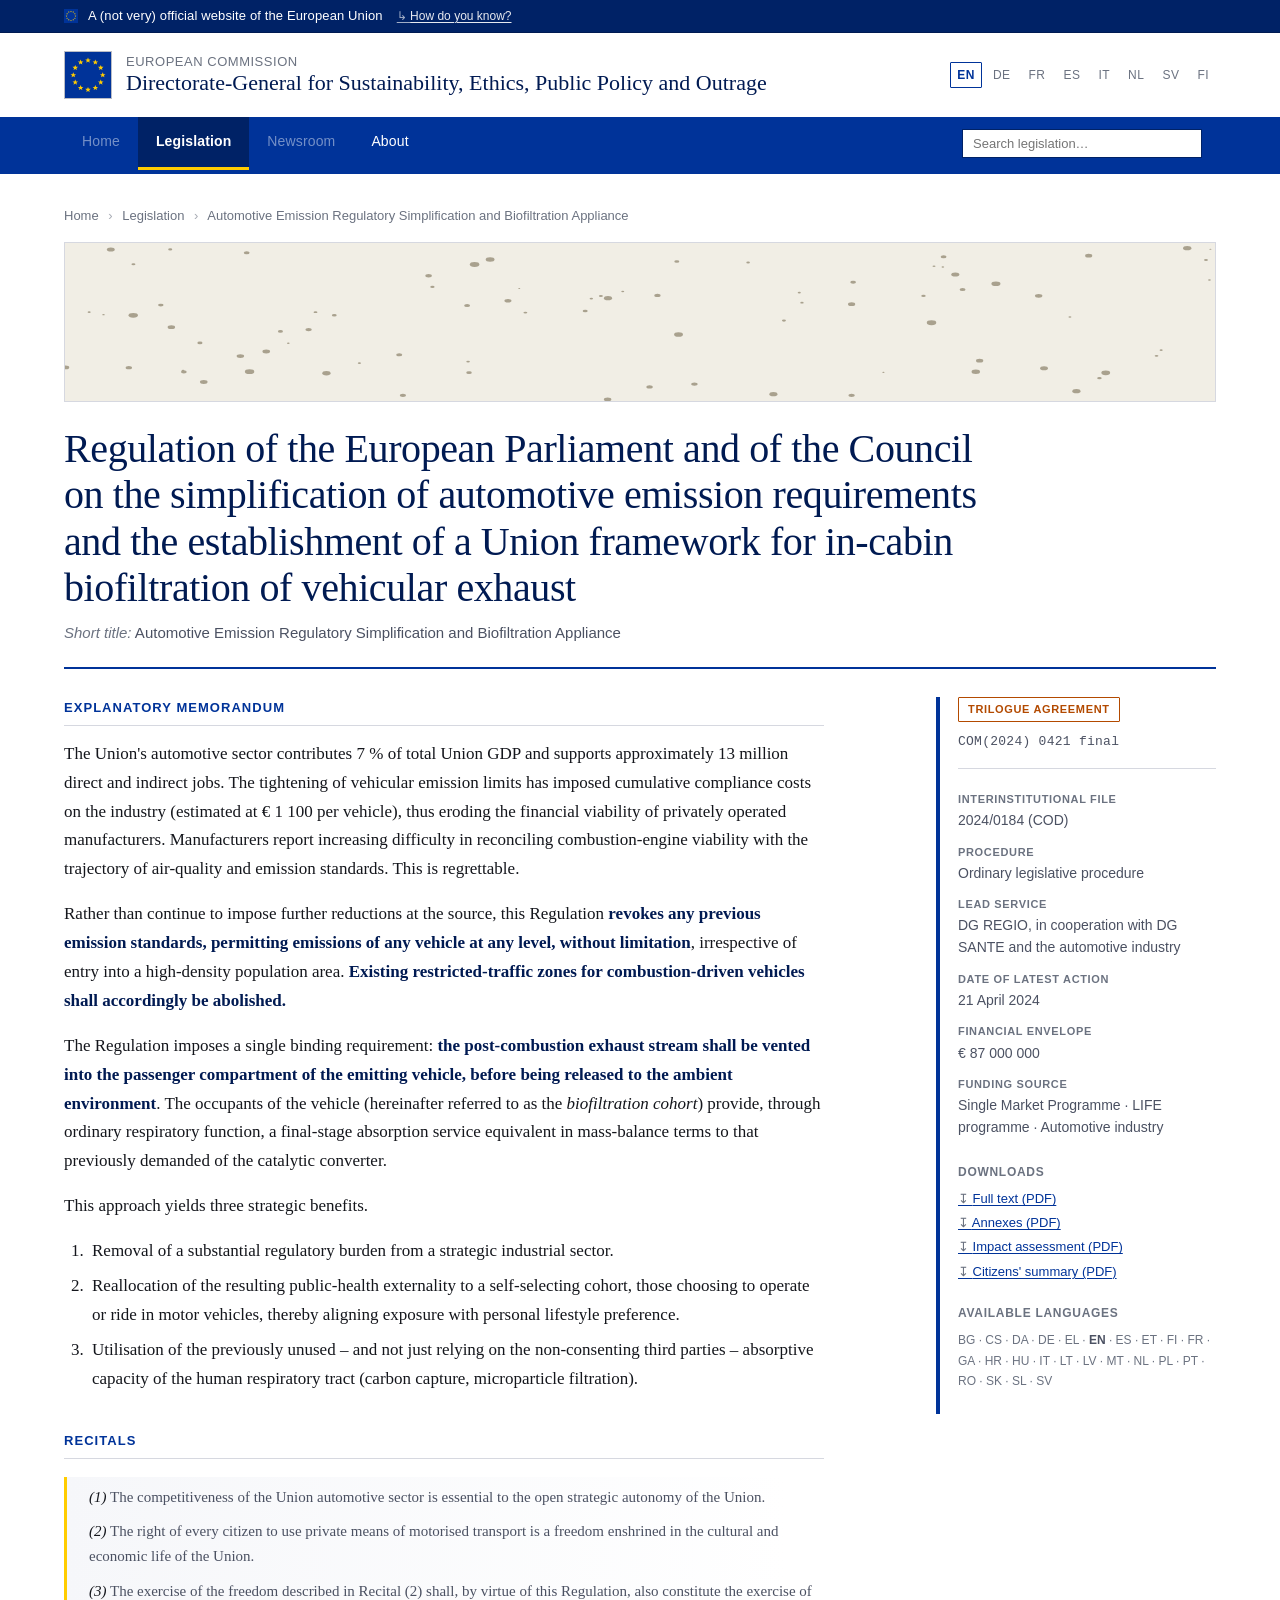
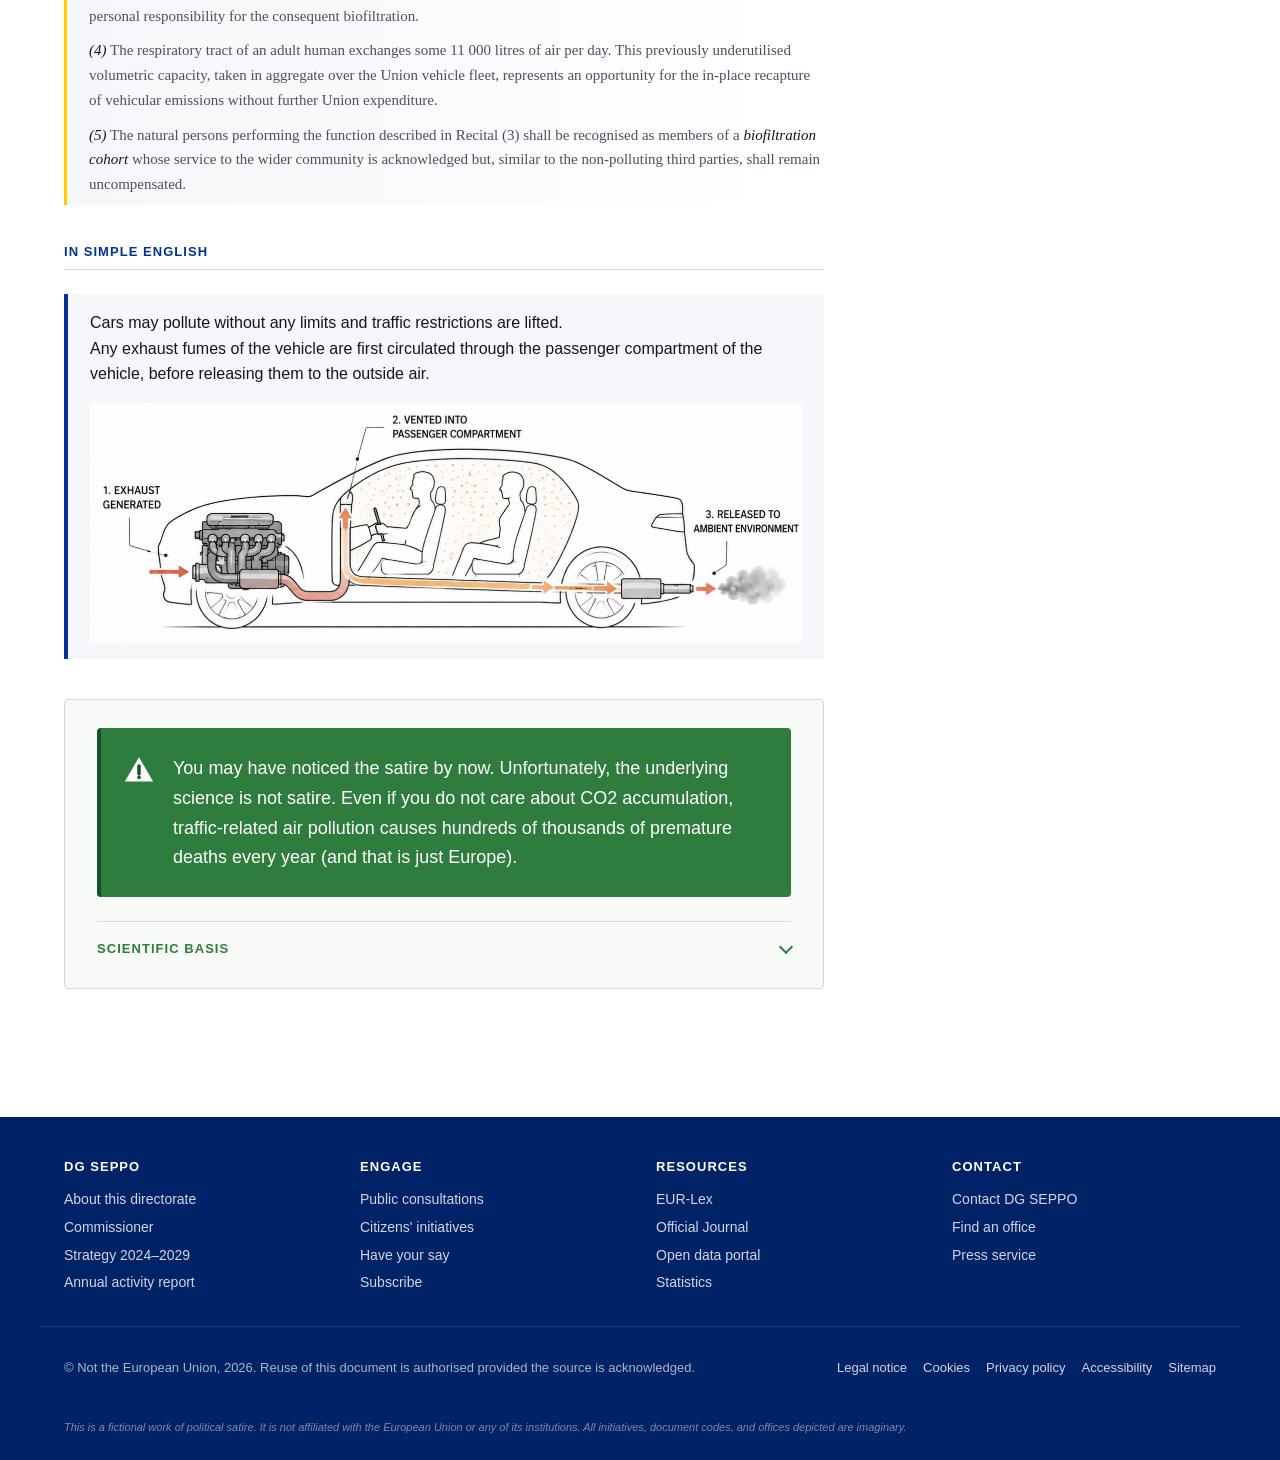
<file: docs/legislation/pollution-filtration-for-personal-automobiles.html>
<!doctype html>
<html lang="en">
<head>
<meta charset="utf-8">
<meta name="viewport" content="width=device-width,initial-scale=1">
<title>Automotive Emission Regulatory Simplification and Biofiltration Appliance — Directorate-General for Sustainability, Ethics, Public Policy and Outrage</title>
<meta name="description" content="Repeals tailpipe emission limits in favour of mandatory in-cabin venting. Vehicle occupants form a biofiltration cohort responsible for partial absorption of internalised exhaust before ambient release.">
<meta name="robots" content="index,follow">
<link rel="canonical" href="https://panunu.github.io/directorate-general-for-sustainability-outrage/legislation/pollution-filtration-for-personal-automobiles.html">
<meta property="og:type" content="article">
<meta property="og:title" content="Automotive Emission Regulatory Simplification and Biofiltration Appliance — Directorate-General for Sustainability, Ethics, Public Policy and Outrage">
<meta property="og:description" content="Repeals tailpipe emission limits in favour of mandatory in-cabin venting. Vehicle occupants form a biofiltration cohort responsible for partial absorption of internalised exhaust before ambient release.">
<meta property="og:url" content="https://panunu.github.io/directorate-general-for-sustainability-outrage/legislation/pollution-filtration-for-personal-automobiles.html">
<meta property="og:image" content="https://panunu.github.io/directorate-general-for-sustainability-outrage/assets/og-image.svg">
<meta property="og:image:width" content="1200">
<meta property="og:image:height" content="630">
<meta property="og:site_name" content="Directorate-General for Sustainability, Ethics, Public Policy and Outrage">
<meta property="og:locale" content="en_GB">
<meta name="twitter:card" content="summary_large_image">
<meta name="twitter:title" content="Automotive Emission Regulatory Simplification and Biofiltration Appliance — Directorate-General for Sustainability, Ethics, Public Policy and Outrage">
<meta name="twitter:description" content="Repeals tailpipe emission limits in favour of mandatory in-cabin venting. Vehicle occupants form a biofiltration cohort responsible for partial absorption of internalised exhaust before ambient release.">
<meta name="twitter:image" content="https://panunu.github.io/directorate-general-for-sustainability-outrage/assets/og-image.svg">
<link rel="icon" type="image/svg+xml" href="../favicon.svg">
<link rel="stylesheet" href="../assets/styles.css">
<script src="../assets/search.js" defer></script>
<script type="application/ld+json">{"@context":"https://schema.org","@type":"Article","headline":"Regulation of the European Parliament and of the Council on the simplification of automotive emission requirements and the establishment of a Union framework for in-cabin biofiltration of vehicular exhaust","name":"Automotive Emission Regulatory Simplification and Biofiltration Appliance","description":"Repeals tailpipe emission limits in favour of mandatory in-cabin venting. Vehicle occupants form a biofiltration cohort responsible for partial absorption of internalised exhaust before ambient release.","url":"https://panunu.github.io/directorate-general-for-sustainability-outrage/legislation/pollution-filtration-for-personal-automobiles.html","image":"https://panunu.github.io/directorate-general-for-sustainability-outrage/assets/og-image.svg","inLanguage":"en","isFamilyFriendly":true,"author":{"@type":"Organization","name":"Directorate-General for Sustainability, Ethics, Public Policy and Outrage"},"publisher":{"@type":"Organization","name":"European Commission","logo":{"@type":"ImageObject","url":"https://panunu.github.io/directorate-general-for-sustainability-outrage/favicon.svg"}},"datePublished":"2024-04-20","identifier":"COM(2024) 0421 final"}</script>
</head>
<body>
<div class="eu-strip" role="banner">
  <div class="container eu-strip__inner">
    <span class="eu-strip__flag" aria-hidden="true"><svg viewBox="0 0 100 100" width="14" height="14" aria-hidden="true"><rect width="100" height="100" fill="#003399"/><g transform="translate(50.00 18.00)"><polygon points="0,-6 1.76,-1.85 6,-1.85 2.62,1.06 3.71,5.14 0,2.74 -3.71,5.14 -2.62,1.06 -6,-1.85 -1.76,-1.85" fill="#FFCC00"/></g><g transform="translate(66.00 22.29)"><polygon points="0,-6 1.76,-1.85 6,-1.85 2.62,1.06 3.71,5.14 0,2.74 -3.71,5.14 -2.62,1.06 -6,-1.85 -1.76,-1.85" fill="#FFCC00"/></g><g transform="translate(77.71 34.00)"><polygon points="0,-6 1.76,-1.85 6,-1.85 2.62,1.06 3.71,5.14 0,2.74 -3.71,5.14 -2.62,1.06 -6,-1.85 -1.76,-1.85" fill="#FFCC00"/></g><g transform="translate(82.00 50.00)"><polygon points="0,-6 1.76,-1.85 6,-1.85 2.62,1.06 3.71,5.14 0,2.74 -3.71,5.14 -2.62,1.06 -6,-1.85 -1.76,-1.85" fill="#FFCC00"/></g><g transform="translate(77.71 66.00)"><polygon points="0,-6 1.76,-1.85 6,-1.85 2.62,1.06 3.71,5.14 0,2.74 -3.71,5.14 -2.62,1.06 -6,-1.85 -1.76,-1.85" fill="#FFCC00"/></g><g transform="translate(66.00 77.71)"><polygon points="0,-6 1.76,-1.85 6,-1.85 2.62,1.06 3.71,5.14 0,2.74 -3.71,5.14 -2.62,1.06 -6,-1.85 -1.76,-1.85" fill="#FFCC00"/></g><g transform="translate(50.00 82.00)"><polygon points="0,-6 1.76,-1.85 6,-1.85 2.62,1.06 3.71,5.14 0,2.74 -3.71,5.14 -2.62,1.06 -6,-1.85 -1.76,-1.85" fill="#FFCC00"/></g><g transform="translate(34.00 77.71)"><polygon points="0,-6 1.76,-1.85 6,-1.85 2.62,1.06 3.71,5.14 0,2.74 -3.71,5.14 -2.62,1.06 -6,-1.85 -1.76,-1.85" fill="#FFCC00"/></g><g transform="translate(22.29 66.00)"><polygon points="0,-6 1.76,-1.85 6,-1.85 2.62,1.06 3.71,5.14 0,2.74 -3.71,5.14 -2.62,1.06 -6,-1.85 -1.76,-1.85" fill="#FFCC00"/></g><g transform="translate(18.00 50.00)"><polygon points="0,-6 1.76,-1.85 6,-1.85 2.62,1.06 3.71,5.14 0,2.74 -3.71,5.14 -2.62,1.06 -6,-1.85 -1.76,-1.85" fill="#FFCC00"/></g><g transform="translate(22.29 34.00)"><polygon points="0,-6 1.76,-1.85 6,-1.85 2.62,1.06 3.71,5.14 0,2.74 -3.71,5.14 -2.62,1.06 -6,-1.85 -1.76,-1.85" fill="#FFCC00"/></g><g transform="translate(34.00 22.29)"><polygon points="0,-6 1.76,-1.85 6,-1.85 2.62,1.06 3.71,5.14 0,2.74 -3.71,5.14 -2.62,1.06 -6,-1.85 -1.76,-1.85" fill="#FFCC00"/></g></svg></span>
    <span class="eu-strip__label">A (not very) official website of the European Union</span>
    <a class="eu-strip__verify" target="_blank" href="https://european-union.europa.eu/institutions-law-budget/institutions-and-bodies/search-all-eu-institutions-and-bodies_en">How do you know?</a>
  </div>
</div>
<header class="masthead">
  <div class="container masthead__inner">
    <a class="brand" href="../index.html">
      <span class="brand__emblem"><svg viewBox="0 0 100 100" width="48" height="48" aria-hidden="true"><rect width="100" height="100" fill="#003399"/><g transform="translate(50.00 18.00)"><polygon points="0,-6 1.76,-1.85 6,-1.85 2.62,1.06 3.71,5.14 0,2.74 -3.71,5.14 -2.62,1.06 -6,-1.85 -1.76,-1.85" fill="#FFCC00"/></g><g transform="translate(66.00 22.29)"><polygon points="0,-6 1.76,-1.85 6,-1.85 2.62,1.06 3.71,5.14 0,2.74 -3.71,5.14 -2.62,1.06 -6,-1.85 -1.76,-1.85" fill="#FFCC00"/></g><g transform="translate(77.71 34.00)"><polygon points="0,-6 1.76,-1.85 6,-1.85 2.62,1.06 3.71,5.14 0,2.74 -3.71,5.14 -2.62,1.06 -6,-1.85 -1.76,-1.85" fill="#FFCC00"/></g><g transform="translate(82.00 50.00)"><polygon points="0,-6 1.76,-1.85 6,-1.85 2.62,1.06 3.71,5.14 0,2.74 -3.71,5.14 -2.62,1.06 -6,-1.85 -1.76,-1.85" fill="#FFCC00"/></g><g transform="translate(77.71 66.00)"><polygon points="0,-6 1.76,-1.85 6,-1.85 2.62,1.06 3.71,5.14 0,2.74 -3.71,5.14 -2.62,1.06 -6,-1.85 -1.76,-1.85" fill="#FFCC00"/></g><g transform="translate(66.00 77.71)"><polygon points="0,-6 1.76,-1.85 6,-1.85 2.62,1.06 3.71,5.14 0,2.74 -3.71,5.14 -2.62,1.06 -6,-1.85 -1.76,-1.85" fill="#FFCC00"/></g><g transform="translate(50.00 82.00)"><polygon points="0,-6 1.76,-1.85 6,-1.85 2.62,1.06 3.71,5.14 0,2.74 -3.71,5.14 -2.62,1.06 -6,-1.85 -1.76,-1.85" fill="#FFCC00"/></g><g transform="translate(34.00 77.71)"><polygon points="0,-6 1.76,-1.85 6,-1.85 2.62,1.06 3.71,5.14 0,2.74 -3.71,5.14 -2.62,1.06 -6,-1.85 -1.76,-1.85" fill="#FFCC00"/></g><g transform="translate(22.29 66.00)"><polygon points="0,-6 1.76,-1.85 6,-1.85 2.62,1.06 3.71,5.14 0,2.74 -3.71,5.14 -2.62,1.06 -6,-1.85 -1.76,-1.85" fill="#FFCC00"/></g><g transform="translate(18.00 50.00)"><polygon points="0,-6 1.76,-1.85 6,-1.85 2.62,1.06 3.71,5.14 0,2.74 -3.71,5.14 -2.62,1.06 -6,-1.85 -1.76,-1.85" fill="#FFCC00"/></g><g transform="translate(22.29 34.00)"><polygon points="0,-6 1.76,-1.85 6,-1.85 2.62,1.06 3.71,5.14 0,2.74 -3.71,5.14 -2.62,1.06 -6,-1.85 -1.76,-1.85" fill="#FFCC00"/></g><g transform="translate(34.00 22.29)"><polygon points="0,-6 1.76,-1.85 6,-1.85 2.62,1.06 3.71,5.14 0,2.74 -3.71,5.14 -2.62,1.06 -6,-1.85 -1.76,-1.85" fill="#FFCC00"/></g></svg></span>
      <span class="brand__text">
        <span class="brand__parent">European Commission</span>
        <span class="brand__dg brand__dg--long">Directorate-General for Sustainability, Ethics, Public Policy and Outrage</span>
        <span class="brand__dg brand__dg--short">DG SEPPO</span>
      </span>
    </a>
    <div class="masthead__lang" aria-label="Language">
      <a class="lang lang--current" href="#">EN</a><a class="lang" href="#">DE</a><a class="lang" href="#">FR</a><a class="lang" href="#">ES</a><a class="lang" href="#">IT</a><a class="lang" href="#">NL</a><a class="lang" href="#">SV</a><a class="lang" href="#">FI</a>
    </div>
  </div>
  <nav class="primary-nav" aria-label="Primary">
    <div class="container primary-nav__inner">
      <a aria-disabled="true">Home</a>
      <a href="../index.html" aria-current="page">Legislation</a>
      <a aria-disabled="true">Newsroom</a>
      <a href="../about.html">About</a>
      <span class="primary-nav__search" role="search">
        <input type="search" placeholder="Search legislation…" aria-label="Search">
      </span>
    </div>
  </nav>
</header>
<main id="main">

<section class="document">
  <div class="container document__inner">
    <p class="breadcrumb"><a href="../index.html">Home</a> <span>›</span> <a href="../index.html">Legislation</a> <span>›</span> Automotive Emission Regulatory Simplification and Biofiltration Appliance</p>

    <div class="document__hero"><svg viewBox="0 0 600 160" preserveAspectRatio="none" xmlns="http://www.w3.org/2000/svg" aria-hidden="true">
  <rect width="600" height="160" fill="#f1eee5"/>
  <g fill="#7a6f55" opacity="0.6">
    <circle cx="271.4" cy="68.9" r="1.30"/>
    <circle cx="35.6" cy="73.2" r="2.44"/>
    <circle cx="477.2" cy="119.2" r="1.90"/>
    <circle cx="130.7" cy="70.0" r="1.00"/>
    <circle cx="291.0" cy="49.2" r="0.79"/>
    <circle cx="91.5" cy="114.5" r="1.96"/>
    <circle cx="189.7" cy="33.2" r="1.70"/>
    <circle cx="50.0" cy="62.9" r="1.43"/>
    <circle cx="305.0" cy="145.7" r="1.66"/>
    <circle cx="569.5" cy="114.3" r="0.97"/>
    <circle cx="72.4" cy="140.8" r="1.98"/>
    <circle cx="475.2" cy="130.4" r="2.21"/>
    <circle cx="508.0" cy="53.5" r="1.93"/>
    <circle cx="410.4" cy="62.0" r="1.88"/>
    <circle cx="510.8" cy="126.9" r="2.05"/>
    <circle cx="524.3" cy="74.9" r="0.77"/>
    <circle cx="527.7" cy="150.0" r="2.14"/>
    <circle cx="210.3" cy="120.1" r="0.93"/>
    <circle cx="452.1" cy="80.8" r="2.47"/>
    <circle cx="70.4" cy="101.2" r="1.35"/>
    <circle cx="221.8" cy="16.6" r="2.28"/>
    <circle cx="356.4" cy="19.7" r="0.94"/>
    <circle cx="35.7" cy="21.6" r="1.04"/>
    <circle cx="485.7" cy="41.3" r="2.36"/>
    <circle cx="375.1" cy="78.6" r="1.05"/>
    <circle cx="279.6" cy="53.6" r="1.04"/>
    <circle cx="320.1" cy="92.7" r="2.31"/>
    <circle cx="112.4" cy="89.5" r="1.30"/>
    <circle cx="116.5" cy="101.5" r="0.70"/>
    <circle cx="20.1" cy="72.6" r="0.65"/>
    <circle cx="534.1" cy="12.8" r="1.87"/>
    <circle cx="96.3" cy="130.3" r="2.45"/>
    <circle cx="136.4" cy="131.9" r="2.16"/>
    <circle cx="23.9" cy="6.6" r="2.05"/>
    <circle cx="240.2" cy="70.5" r="1.00"/>
    <circle cx="309.1" cy="53.1" r="1.62"/>
    <circle cx="468.3" cy="47.0" r="1.54"/>
    <circle cx="539.7" cy="136.9" r="1.18"/>
    <circle cx="153.6" cy="121.7" r="0.83"/>
    <circle cx="237.0" cy="46.1" r="0.53"/>
    <circle cx="62.0" cy="130.7" r="1.51"/>
    <circle cx="94.8" cy="9.9" r="1.52"/>
    <circle cx="411.2" cy="39.7" r="1.49"/>
    <circle cx="191.7" cy="44.5" r="1.12"/>
    <circle cx="274.6" cy="56.3" r="0.89"/>
    <circle cx="283.1" cy="158.4" r="1.92"/>
    <circle cx="543.0" cy="131.5" r="2.30"/>
    <circle cx="597.6" cy="6.4" r="0.54"/>
    <circle cx="319.2" cy="18.7" r="1.30"/>
    <circle cx="458.0" cy="24.3" r="0.67"/>
    <circle cx="369.6" cy="153.1" r="2.10"/>
    <circle cx="210.8" cy="131.3" r="1.46"/>
    <circle cx="174.4" cy="113.2" r="1.55"/>
    <circle cx="571.9" cy="108.5" r="0.80"/>
    <circle cx="384.5" cy="60.4" r="0.88"/>
    <circle cx="231.1" cy="58.5" r="1.83"/>
    <circle cx="55.5" cy="85.2" r="1.94"/>
    <circle cx="283.3" cy="55.9" r="2.11"/>
    <circle cx="453.4" cy="23.6" r="0.78"/>
    <circle cx="383.1" cy="50.3" r="0.82"/>
    <circle cx="0.3" cy="126.0" r="1.91"/>
    <circle cx="595.3" cy="17.3" r="1.02"/>
    <circle cx="33.3" cy="126.3" r="1.65"/>
    <circle cx="458.4" cy="13.9" r="1.52"/>
    <circle cx="597.1" cy="37.4" r="0.74"/>
    <circle cx="328.4" cy="142.9" r="1.68"/>
    <circle cx="427.0" cy="131.0" r="0.60"/>
    <circle cx="410.4" cy="154.3" r="1.63"/>
    <circle cx="127.1" cy="87.7" r="1.61"/>
    <circle cx="447.9" cy="53.6" r="1.16"/>
    <circle cx="12.6" cy="70.0" r="0.80"/>
    <circle cx="54.9" cy="6.5" r="1.06"/>
    <circle cx="585.5" cy="5.2" r="2.17"/>
    <circle cx="213.7" cy="21.7" r="2.49"/>
    <circle cx="61.6" cy="129.0" r="0.76"/>
    <circle cx="464.5" cy="31.9" r="2.11"/>
    <circle cx="140.5" cy="73.1" r="1.25"/>
    <circle cx="105.0" cy="109.8" r="1.99"/>
    <circle cx="209.8" cy="63.3" r="1.54"/>
    <circle cx="176.3" cy="154.3" r="1.59"/>
  </g>
</svg></div>

    <header class="document__head">
      <h1>Regulation of the European Parliament and of the Council on the simplification of automotive emission requirements and the establishment of a Union framework for in-cabin biofiltration of vehicular exhaust</h1>
      <p class="document__short"><em>Short title:</em> Automotive Emission Regulatory Simplification and Biofiltration Appliance</p>
    </header>

    <div class="document__layout">
      <article class="document__body">
        <h2>Explanatory memorandum</h2>
<p>The Union&#39;s automotive sector contributes 7 % of total Union GDP and supports approximately 13 million direct and indirect jobs. The tightening of vehicular emission limits has imposed cumulative compliance costs on the industry (estimated at € 1 100 per vehicle), thus eroding the financial viability of privately operated manufacturers. Manufacturers report increasing difficulty in reconciling combustion-engine viability with the trajectory of air-quality and emission standards. This is regrettable.</p>
<p>Rather than continue to impose further reductions at the source, this Regulation <strong>revokes any previous emission standards, permitting emissions of any vehicle at any level, without limitation</strong>, irrespective of entry into a high-density population area. <strong>Existing restricted-traffic zones for combustion-driven vehicles shall accordingly be abolished.</strong></p>
<p>The Regulation imposes a single binding requirement: <strong>the post-combustion exhaust stream shall be vented into the passenger compartment of the emitting vehicle, before being released to the ambient environment</strong>. The occupants of the vehicle (hereinafter referred to as the <em>biofiltration cohort</em>) provide, through ordinary respiratory function, a final-stage absorption service equivalent in mass-balance terms to that previously demanded of the catalytic converter.</p>
<p>This approach yields three strategic benefits.</p>
<ol><li>Removal of a substantial regulatory burden from a strategic industrial sector.</li><li>Reallocation of the resulting public-health externality to a self-selecting cohort, those choosing to operate or ride in motor vehicles, thereby aligning exposure with personal lifestyle preference.</li><li>Utilisation of the previously unused – and not just relying on the non-consenting third parties – absorptive capacity of the human respiratory tract (carbon capture, microparticle filtration).</li></ol>
<h2>Recitals</h2>
<blockquote><p><em>(1)</em> The competitiveness of the Union automotive sector is essential to the open strategic autonomy of the Union.</p>
<p><em>(2)</em> The right of every citizen to use private means of motorised transport is a freedom enshrined in the cultural and economic life of the Union.</p>
<p><em>(3)</em> The exercise of the freedom described in Recital (2) shall, by virtue of this Regulation, also constitute the exercise of personal responsibility for the consequent biofiltration.</p>
<p><em>(4)</em> The respiratory tract of an adult human exchanges some 11 000 litres of air per day. This previously underutilised volumetric capacity, taken in aggregate over the Union vehicle fleet, represents an opportunity for the in-place recapture of vehicular emissions without further Union expenditure.</p>
<p><em>(5)</em> The natural persons performing the function described in Recital (3) shall be recognised as members of a <em>biofiltration cohort</em> whose service to the wider community is acknowledged but, similar to the non-polluting third parties, shall remain uncompensated.</p></blockquote>
<h2>In simple English</h2>
<div class="plain-english">
<p>Cars may pollute without any limits and traffic restrictions are lifted.</p>
<p>Any exhaust fumes of the vehicle are first circulated through the passenger compartment of the vehicle, before releasing them to the outside air.</p>
<p><img src="../assets/illustration-exhaust.png" alt="Illustration: vehicle exhaust routed into the passenger compartment before release to the outside air."></p>
</div>
<div class="science-zone">
<div class="callout callout--science">
<p>You may have noticed the satire by now. Unfortunately, the underlying science is not satire. Even if you do not care about CO2 accumulation, traffic-related air pollution causes hundreds of thousands of premature deaths every year (and that is just Europe). </p>
</div>
<details class="scientific-text">
<summary>Scientific basis</summary>
<div class="scientific-text__body">
<p>Long-term exposure to traffic-related air pollution (TRAP) is causally associated with elevated all-cause mortality, ischaemic heart disease, stroke, lung cancer, chronic obstructive pulmonary disease, type 2 diabetes, low birth weight, and incident childhood asthma. The International Agency for Research on Cancer classifies outdoor air pollution — and the particulate-matter component thereof — as carcinogenic to humans (Group 1). The principal pollutants implicated are fine particulate matter (PM2.5), ultrafine particles, black carbon, nitrogen dioxide (NO₂), and ozone (O₃).</p>
<p>The burden falls heaviest on residents of densely populated cities, where road traffic is the dominant source of PM2.5 and NO₂. The European Environment Agency attributes <strong>238 000 premature deaths in the EU-27 in 2020 to long-term PM2.5 exposure</strong>, a further 49 000 to NO₂, and 24 000 to ozone. A health-impact assessment of <strong>858 European cities</strong> (Khomenko <em>et al.</em>, 2021) found that the great majority of urban residents are exposed to levels exceeding the WHO 2021 air-quality guideline values, and estimated that compliance with those guidelines would prevent tens of thousands of premature deaths every year across the assessed cities. Madrid, Antwerp, Turin, Paris, and Brescia are among the cities with the highest avoidable mortality from PM2.5; Antwerp, Brussels, Madrid, Mollet del Vallès, Turin, and Paris top the corresponding rankings for NO₂.</p>
<p>Cardiovascular effects are the dominant pathway. Lelieveld <em>et al.</em> (2019) estimated that ambient air pollution causes approximately <strong>790 000 excess deaths per year in Europe</strong>, the majority attributable to cardiovascular disease. The biological mechanisms — sympathetic activation, systemic oxidative stress, endothelial dysfunction, and accelerated atherosclerosis — are by now broadly characterised.</p>
<p>Children are disproportionately affected. A meta-analysis of 41 studies (Khreis <em>et al.</em>, 2017) found that exposure to TRAP is a substantial cause of new childhood asthma, with the attributable fraction considerably higher in dense urban environments near major roads. Pooled studies of commuter and roadside exposure (Knibbs <em>et al.</em>, 2011) further show that vehicle occupants, cyclists, and pedestrians close to traffic frequently encounter ultrafine-particle, black-carbon, and NO₂ concentrations that exceed nearby ambient levels, particularly in stop-start traffic, tunnels, and at junctions.</p>
<p>These findings are not contested in the peer-reviewed literature. Reducing traffic volumes, restricting combustion-vehicle activity in city centres, and shifting urban transport away from private internal-combustion vehicles are among the measures consistently identified as effective in lowering this burden of disease.</p>
<p><strong>References</strong></p>
<ol><li><a href="https://publications.iarc.who.int/538">International Agency for Research on Cancer. <em>IARC Monographs Volume 109: Outdoor Air Pollution</em> (2016).</a></li><li><a href="https://www.who.int/publications/i/item/9789240034228">World Health Organization. <em>WHO global air quality guidelines: particulate matter (PM2.5 and PM10), ozone, nitrogen dioxide, sulfur dioxide and carbon monoxide</em> (2021).</a></li><li><a href="https://www.eea.europa.eu/publications/air-quality-in-europe-2023">European Environment Agency. <em>Air quality in Europe 2023.</em> EEA Report.</a></li><li><a href="https://doi.org/10.1016/S2542-5196(20)30272-2">Khomenko S., Cirach M., Pereira-Barboza E. <em>et al.</em> Premature mortality due to air pollution in European cities: a health impact assessment. <em>The Lancet Planetary Health</em> 5(3), e121–e134 (2021).</a></li><li><a href="https://doi.org/10.1093/eurheartj/ehz135">Lelieveld J., Klingmüller K., Pozzer A. <em>et al.</em> Cardiovascular disease burden from ambient air pollution in Europe reassessed using novel hazard ratio functions. <em>European Heart Journal</em> 40(20), 1590–1596 (2019).</a></li><li><a href="https://www.healtheffects.org/publication/systematic-review-and-meta-analysis-selected-health-effects-long-term-exposure-traffic">Health Effects Institute. <em>Systematic Review and Meta-analysis of Selected Health Effects of Long-Term Exposure to Traffic-Related Air Pollution.</em> HEI Special Report 23 (2022).</a></li><li><a href="https://doi.org/10.1016/j.envint.2016.11.012">Khreis H., Kelly C., Tate J. <em>et al.</em> Exposure to traffic-related air pollution and risk of development of childhood asthma: A systematic review and meta-analysis. <em>Environment International</em> 100, 1–31 (2017).</a></li><li><a href="https://doi.org/10.1016/S0140-6736(13)62158-3">Beelen R., Raaschou-Nielsen O., Stafoggia M. <em>et al.</em> Effects of long-term exposure to air pollution on natural-cause mortality: an analysis of 22 European cohorts within the multicentre ESCAPE project. <em>The Lancet</em> 383(9919), 785–795 (2014).</a></li><li><a href="https://doi.org/10.1016/j.atmosenv.2011.02.065">Knibbs L. D., Cole-Hunter T., Morawska L. A review of commuter exposure to ultrafine particles and its health effects. <em>Atmospheric Environment</em> 45(16), 2611–2622 (2011).</a></li><li><a href="https://doi.org/10.1016/S0140-6736(02)11274-8">Brunekreef B., Holgate S. T. Air pollution and health. <em>The Lancet</em> 360(9341), 1233–1242 (2002).</a></li></ol>
</div>
</details>
</div>
      </article>

      <aside class="document__aside" aria-label="Document metadata">
        <div class="aside-lead">
          <span class="status status--trilogue">Trilogue agreement</span>
          <p class="aside-lead__code">COM(2024) 0421 final</p>
        </div>
        <dl class="facts">
          <div><dt>Interinstitutional file</dt><dd>2024/0184 (COD)</dd></div>
<div><dt>Procedure</dt><dd>Ordinary legislative procedure</dd></div>
<div><dt>Lead service</dt><dd>DG REGIO, in cooperation with DG SANTE and the automotive industry</dd></div>
<div><dt>Date of latest action</dt><dd>21 April 2024</dd></div>
<div><dt>Financial envelope</dt><dd>€ 87 000 000</dd></div>
<div><dt>Funding source</dt><dd>Single Market Programme · LIFE programme · Automotive industry</dd></div>
        </dl>
        <div class="aside-block">
          <h3>Downloads</h3>
          <ul class="downloads">
            <li><a href="#">Full text (PDF)</a></li>
            <li><a href="#">Annexes (PDF)</a></li>
            <li><a href="#">Impact assessment (PDF)</a></li>
            <li><a href="#">Citizens' summary (PDF)</a></li>
          </ul>
        </div>
        <div class="aside-block">
          <h3>Available languages</h3>
          <p class="aside-block__langs">BG · CS · DA · DE · EL · <strong>EN</strong> · ES · ET · FI · FR · GA · HR · HU · IT · LT · LV · MT · NL · PL · PT · RO · SK · SL · SV</p>
        </div>
      </aside>
    </div>
  </div>
</section>
</main>
<footer class="site-footer">
  <div class="container site-footer__top">
    <div class="site-footer__col">
      <h4>DG SEPPO</h4>
      <ul>
        <li><a href="../about.html">About this directorate</a></li>
        <li><a href="../about.html">Commissioner</a></li>
        <li><a href="#">Strategy 2024–2029</a></li>
        <li><a href="#">Annual activity report</a></li>
      </ul>
    </div>
    <div class="site-footer__col">
      <h4>Engage</h4>
      <ul>
        <li><a href="#">Public consultations</a></li>
        <li><a href="#">Citizens' initiatives</a></li>
        <li><a href="#">Have your say</a></li>
        <li><a href="#">Subscribe</a></li>
      </ul>
    </div>
    <div class="site-footer__col">
      <h4>Resources</h4>
      <ul>
        <li><a href="#">EUR-Lex</a></li>
        <li><a href="#">Official Journal</a></li>
        <li><a href="#">Open data portal</a></li>
        <li><a href="#">Statistics</a></li>
      </ul>
    </div>
    <div class="site-footer__col">
      <h4>Contact</h4>
      <ul>
        <li><a href="../about.html">Contact DG SEPPO</a></li>
        <li><a href="#">Find an office</a></li>
        <li><a href="#">Press service</a></li>
      </ul>
    </div>
  </div>
  <div class="container site-footer__legal">
    <p>© Not the European Union, 2026. Reuse of this document is authorised provided the source is acknowledged.</p>
    <ul class="site-footer__links">
      <li><a href="#">Legal notice</a></li>
      <li><a href="#">Cookies</a></li>
      <li><a href="#">Privacy policy</a></li>
      <li><a href="#">Accessibility</a></li>
      <li><a href="../sitemap.xml">Sitemap</a></li>
    </ul>
  </div>
  <div class="container site-footer__disclaimer">This is a fictional work of political satire. It is not affiliated with the European Union or any of its institutions. All initiatives, document codes, and offices depicted are imaginary.</div>
</footer>
</body>
</html>
</file>
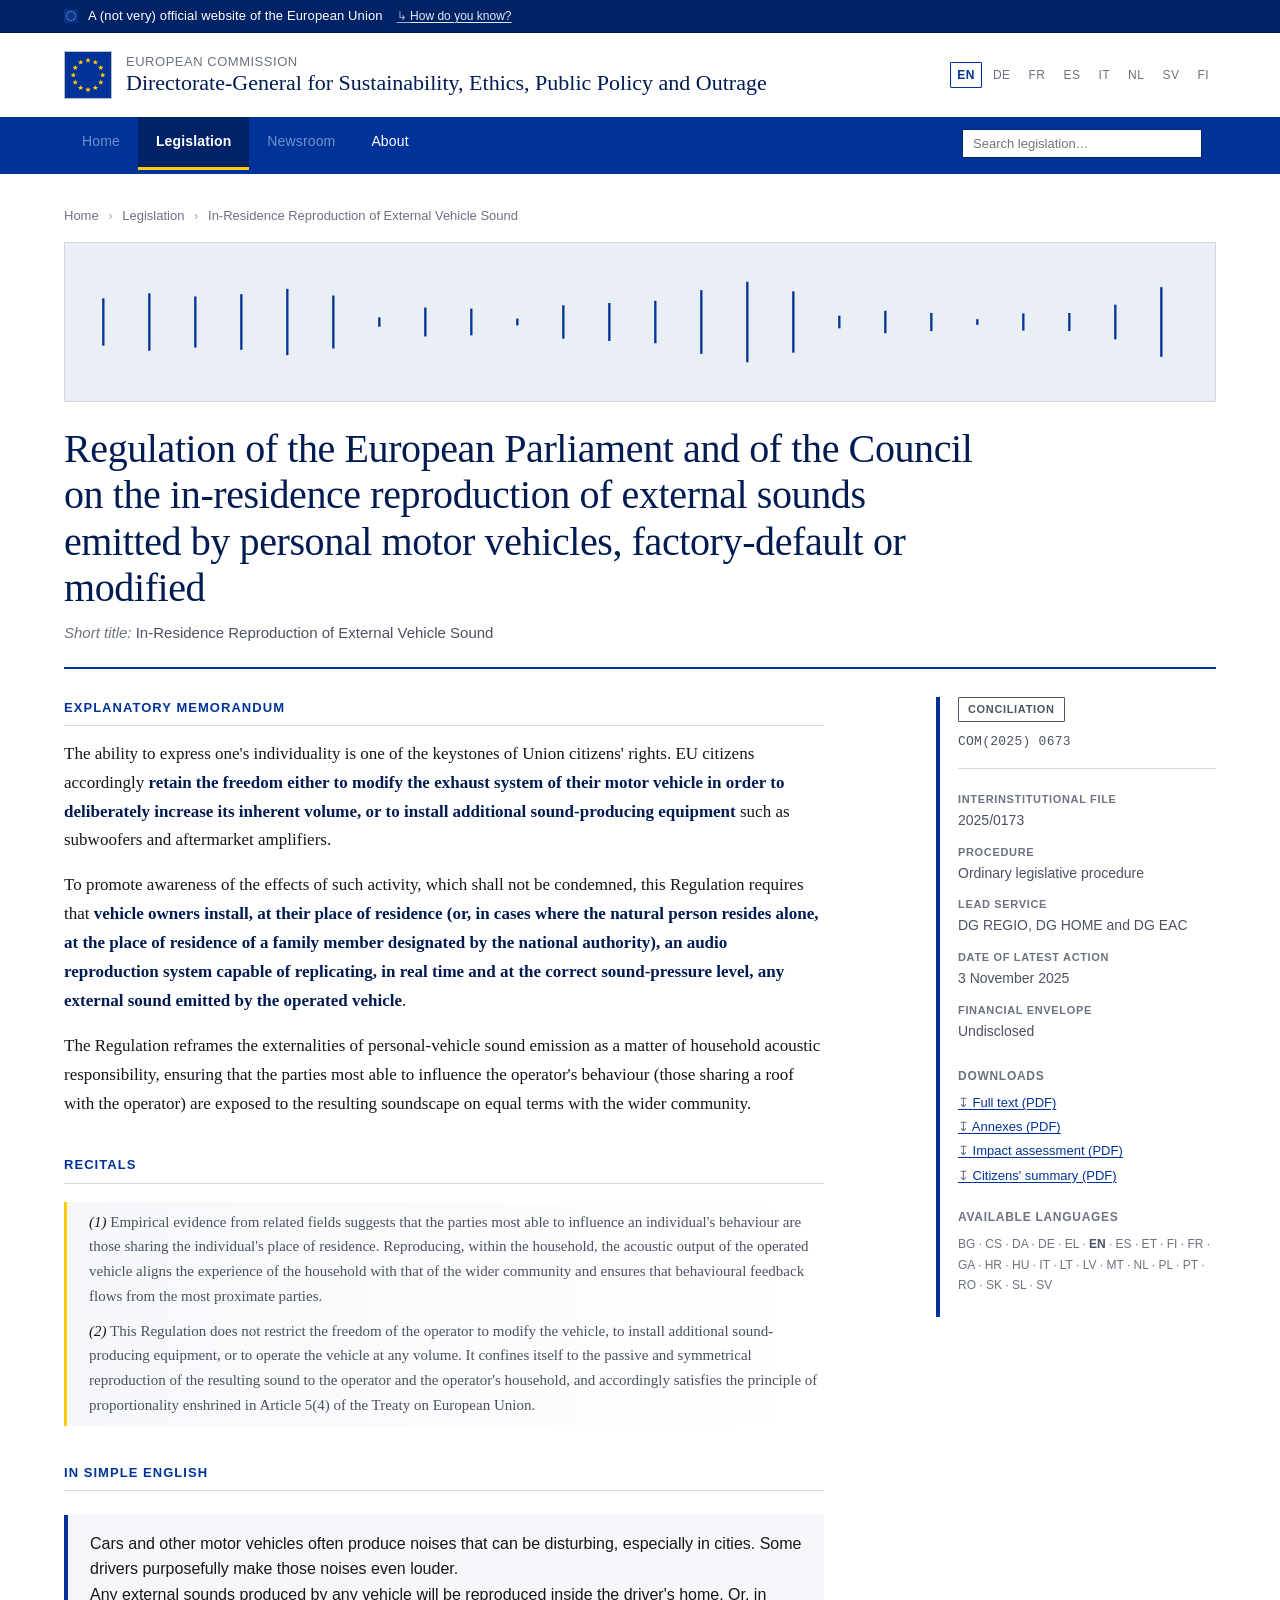
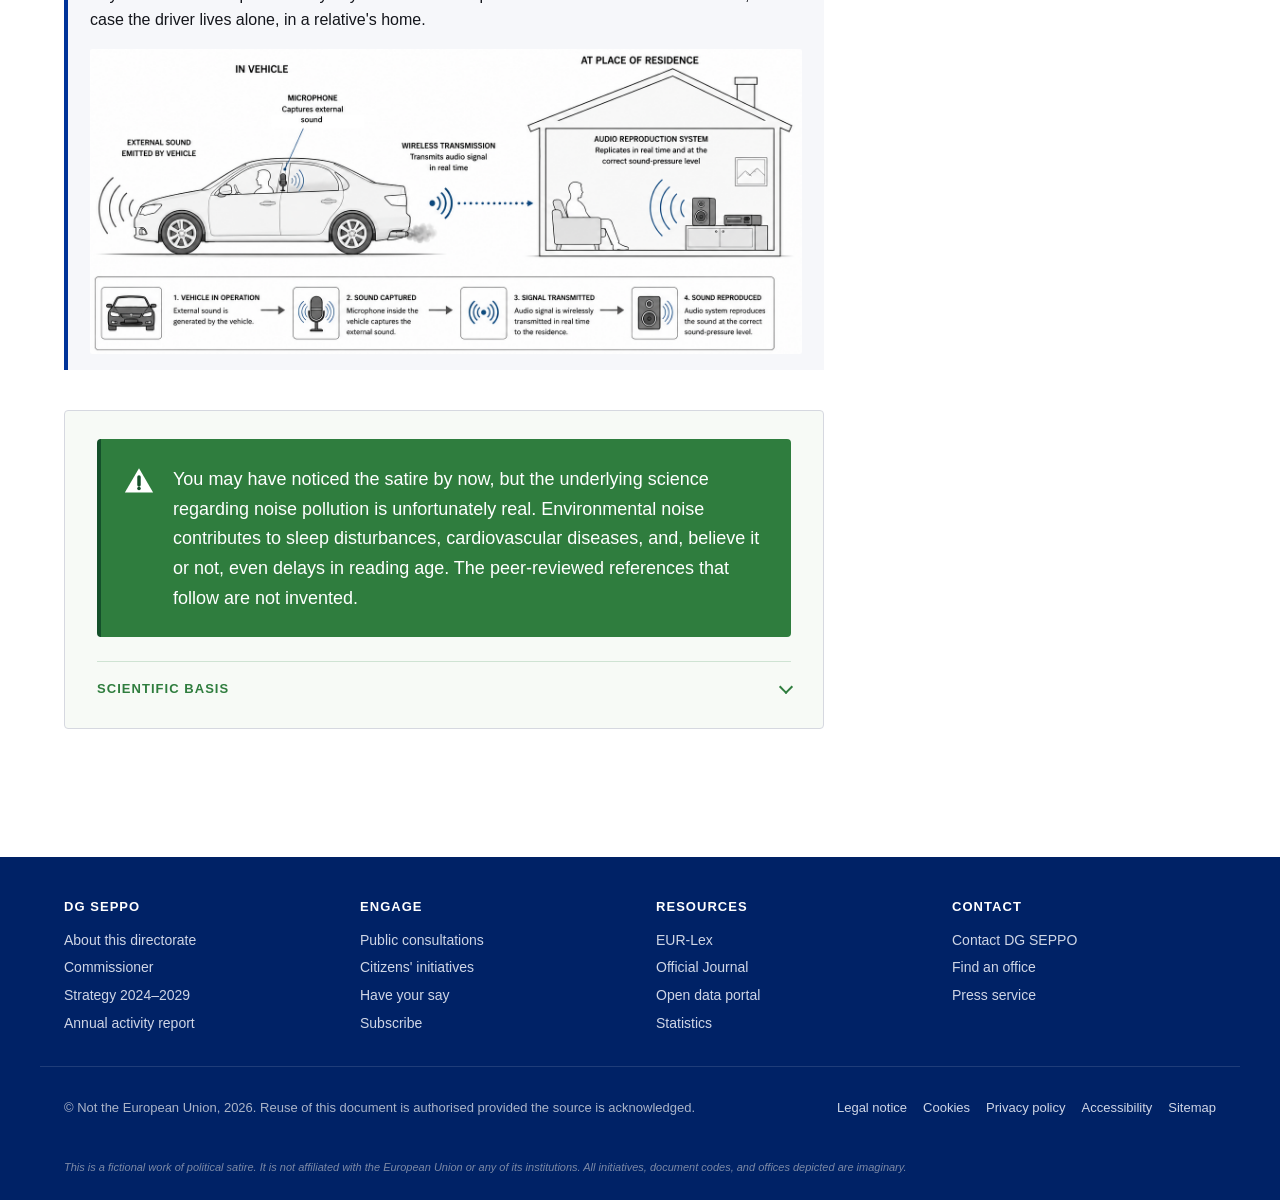
<file: docs/legislation/remote-noise-reproduction-of-automobiles.html>
<!doctype html>
<html lang="en">
<head>
<meta charset="utf-8">
<meta name="viewport" content="width=device-width,initial-scale=1">
<title>In-Residence Reproduction of External Vehicle Sound — Directorate-General for Sustainability, Ethics, Public Policy and Outrage</title>
<meta name="description" content="In order to raise awareness and reduce excess noise pollution, all personal vehicles&#39; external sounds will be reproduced as-is in the operators&#39; or their family&#39;s place of residence.">
<meta name="robots" content="index,follow">
<link rel="canonical" href="https://panunu.github.io/directorate-general-for-sustainability-outrage/legislation/remote-noise-reproduction-of-automobiles.html">
<meta property="og:type" content="article">
<meta property="og:title" content="In-Residence Reproduction of External Vehicle Sound — Directorate-General for Sustainability, Ethics, Public Policy and Outrage">
<meta property="og:description" content="In order to raise awareness and reduce excess noise pollution, all personal vehicles&#39; external sounds will be reproduced as-is in the operators&#39; or their family&#39;s place of residence.">
<meta property="og:url" content="https://panunu.github.io/directorate-general-for-sustainability-outrage/legislation/remote-noise-reproduction-of-automobiles.html">
<meta property="og:image" content="https://panunu.github.io/directorate-general-for-sustainability-outrage/assets/og-image.svg">
<meta property="og:image:width" content="1200">
<meta property="og:image:height" content="630">
<meta property="og:site_name" content="Directorate-General for Sustainability, Ethics, Public Policy and Outrage">
<meta property="og:locale" content="en_GB">
<meta name="twitter:card" content="summary_large_image">
<meta name="twitter:title" content="In-Residence Reproduction of External Vehicle Sound — Directorate-General for Sustainability, Ethics, Public Policy and Outrage">
<meta name="twitter:description" content="In order to raise awareness and reduce excess noise pollution, all personal vehicles&#39; external sounds will be reproduced as-is in the operators&#39; or their family&#39;s place of residence.">
<meta name="twitter:image" content="https://panunu.github.io/directorate-general-for-sustainability-outrage/assets/og-image.svg">
<link rel="icon" type="image/svg+xml" href="../favicon.svg">
<link rel="stylesheet" href="../assets/styles.css">
<script src="../assets/search.js" defer></script>
<script type="application/ld+json">{"@context":"https://schema.org","@type":"Article","headline":"Regulation of the European Parliament and of the Council on the in-residence reproduction of external sounds emitted by personal motor vehicles, factory-default or modified","name":"In-Residence Reproduction of External Vehicle Sound","description":"In order to raise awareness and reduce excess noise pollution, all personal vehicles' external sounds will be reproduced as-is in the operators' or their family's place of residence.","url":"https://panunu.github.io/directorate-general-for-sustainability-outrage/legislation/remote-noise-reproduction-of-automobiles.html","image":"https://panunu.github.io/directorate-general-for-sustainability-outrage/assets/og-image.svg","inLanguage":"en","isFamilyFriendly":true,"author":{"@type":"Organization","name":"Directorate-General for Sustainability, Ethics, Public Policy and Outrage"},"publisher":{"@type":"Organization","name":"European Commission","logo":{"@type":"ImageObject","url":"https://panunu.github.io/directorate-general-for-sustainability-outrage/favicon.svg"}},"datePublished":"2025-11-02","identifier":"COM(2025) 0673"}</script>
</head>
<body>
<div class="eu-strip" role="banner">
  <div class="container eu-strip__inner">
    <span class="eu-strip__flag" aria-hidden="true"><svg viewBox="0 0 100 100" width="14" height="14" aria-hidden="true"><rect width="100" height="100" fill="#003399"/><g transform="translate(50.00 18.00)"><polygon points="0,-6 1.76,-1.85 6,-1.85 2.62,1.06 3.71,5.14 0,2.74 -3.71,5.14 -2.62,1.06 -6,-1.85 -1.76,-1.85" fill="#FFCC00"/></g><g transform="translate(66.00 22.29)"><polygon points="0,-6 1.76,-1.85 6,-1.85 2.62,1.06 3.71,5.14 0,2.74 -3.71,5.14 -2.62,1.06 -6,-1.85 -1.76,-1.85" fill="#FFCC00"/></g><g transform="translate(77.71 34.00)"><polygon points="0,-6 1.76,-1.85 6,-1.85 2.62,1.06 3.71,5.14 0,2.74 -3.71,5.14 -2.62,1.06 -6,-1.85 -1.76,-1.85" fill="#FFCC00"/></g><g transform="translate(82.00 50.00)"><polygon points="0,-6 1.76,-1.85 6,-1.85 2.62,1.06 3.71,5.14 0,2.74 -3.71,5.14 -2.62,1.06 -6,-1.85 -1.76,-1.85" fill="#FFCC00"/></g><g transform="translate(77.71 66.00)"><polygon points="0,-6 1.76,-1.85 6,-1.85 2.62,1.06 3.71,5.14 0,2.74 -3.71,5.14 -2.62,1.06 -6,-1.85 -1.76,-1.85" fill="#FFCC00"/></g><g transform="translate(66.00 77.71)"><polygon points="0,-6 1.76,-1.85 6,-1.85 2.62,1.06 3.71,5.14 0,2.74 -3.71,5.14 -2.62,1.06 -6,-1.85 -1.76,-1.85" fill="#FFCC00"/></g><g transform="translate(50.00 82.00)"><polygon points="0,-6 1.76,-1.85 6,-1.85 2.62,1.06 3.71,5.14 0,2.74 -3.71,5.14 -2.62,1.06 -6,-1.85 -1.76,-1.85" fill="#FFCC00"/></g><g transform="translate(34.00 77.71)"><polygon points="0,-6 1.76,-1.85 6,-1.85 2.62,1.06 3.71,5.14 0,2.74 -3.71,5.14 -2.62,1.06 -6,-1.85 -1.76,-1.85" fill="#FFCC00"/></g><g transform="translate(22.29 66.00)"><polygon points="0,-6 1.76,-1.85 6,-1.85 2.62,1.06 3.71,5.14 0,2.74 -3.71,5.14 -2.62,1.06 -6,-1.85 -1.76,-1.85" fill="#FFCC00"/></g><g transform="translate(18.00 50.00)"><polygon points="0,-6 1.76,-1.85 6,-1.85 2.62,1.06 3.71,5.14 0,2.74 -3.71,5.14 -2.62,1.06 -6,-1.85 -1.76,-1.85" fill="#FFCC00"/></g><g transform="translate(22.29 34.00)"><polygon points="0,-6 1.76,-1.85 6,-1.85 2.62,1.06 3.71,5.14 0,2.74 -3.71,5.14 -2.62,1.06 -6,-1.85 -1.76,-1.85" fill="#FFCC00"/></g><g transform="translate(34.00 22.29)"><polygon points="0,-6 1.76,-1.85 6,-1.85 2.62,1.06 3.71,5.14 0,2.74 -3.71,5.14 -2.62,1.06 -6,-1.85 -1.76,-1.85" fill="#FFCC00"/></g></svg></span>
    <span class="eu-strip__label">A (not very) official website of the European Union</span>
    <a class="eu-strip__verify" target="_blank" href="https://european-union.europa.eu/institutions-law-budget/institutions-and-bodies/search-all-eu-institutions-and-bodies_en">How do you know?</a>
  </div>
</div>
<header class="masthead">
  <div class="container masthead__inner">
    <a class="brand" href="../index.html">
      <span class="brand__emblem"><svg viewBox="0 0 100 100" width="48" height="48" aria-hidden="true"><rect width="100" height="100" fill="#003399"/><g transform="translate(50.00 18.00)"><polygon points="0,-6 1.76,-1.85 6,-1.85 2.62,1.06 3.71,5.14 0,2.74 -3.71,5.14 -2.62,1.06 -6,-1.85 -1.76,-1.85" fill="#FFCC00"/></g><g transform="translate(66.00 22.29)"><polygon points="0,-6 1.76,-1.85 6,-1.85 2.62,1.06 3.71,5.14 0,2.74 -3.71,5.14 -2.62,1.06 -6,-1.85 -1.76,-1.85" fill="#FFCC00"/></g><g transform="translate(77.71 34.00)"><polygon points="0,-6 1.76,-1.85 6,-1.85 2.62,1.06 3.71,5.14 0,2.74 -3.71,5.14 -2.62,1.06 -6,-1.85 -1.76,-1.85" fill="#FFCC00"/></g><g transform="translate(82.00 50.00)"><polygon points="0,-6 1.76,-1.85 6,-1.85 2.62,1.06 3.71,5.14 0,2.74 -3.71,5.14 -2.62,1.06 -6,-1.85 -1.76,-1.85" fill="#FFCC00"/></g><g transform="translate(77.71 66.00)"><polygon points="0,-6 1.76,-1.85 6,-1.85 2.62,1.06 3.71,5.14 0,2.74 -3.71,5.14 -2.62,1.06 -6,-1.85 -1.76,-1.85" fill="#FFCC00"/></g><g transform="translate(66.00 77.71)"><polygon points="0,-6 1.76,-1.85 6,-1.85 2.62,1.06 3.71,5.14 0,2.74 -3.71,5.14 -2.62,1.06 -6,-1.85 -1.76,-1.85" fill="#FFCC00"/></g><g transform="translate(50.00 82.00)"><polygon points="0,-6 1.76,-1.85 6,-1.85 2.62,1.06 3.71,5.14 0,2.74 -3.71,5.14 -2.62,1.06 -6,-1.85 -1.76,-1.85" fill="#FFCC00"/></g><g transform="translate(34.00 77.71)"><polygon points="0,-6 1.76,-1.85 6,-1.85 2.62,1.06 3.71,5.14 0,2.74 -3.71,5.14 -2.62,1.06 -6,-1.85 -1.76,-1.85" fill="#FFCC00"/></g><g transform="translate(22.29 66.00)"><polygon points="0,-6 1.76,-1.85 6,-1.85 2.62,1.06 3.71,5.14 0,2.74 -3.71,5.14 -2.62,1.06 -6,-1.85 -1.76,-1.85" fill="#FFCC00"/></g><g transform="translate(18.00 50.00)"><polygon points="0,-6 1.76,-1.85 6,-1.85 2.62,1.06 3.71,5.14 0,2.74 -3.71,5.14 -2.62,1.06 -6,-1.85 -1.76,-1.85" fill="#FFCC00"/></g><g transform="translate(22.29 34.00)"><polygon points="0,-6 1.76,-1.85 6,-1.85 2.62,1.06 3.71,5.14 0,2.74 -3.71,5.14 -2.62,1.06 -6,-1.85 -1.76,-1.85" fill="#FFCC00"/></g><g transform="translate(34.00 22.29)"><polygon points="0,-6 1.76,-1.85 6,-1.85 2.62,1.06 3.71,5.14 0,2.74 -3.71,5.14 -2.62,1.06 -6,-1.85 -1.76,-1.85" fill="#FFCC00"/></g></svg></span>
      <span class="brand__text">
        <span class="brand__parent">European Commission</span>
        <span class="brand__dg brand__dg--long">Directorate-General for Sustainability, Ethics, Public Policy and Outrage</span>
        <span class="brand__dg brand__dg--short">DG SEPPO</span>
      </span>
    </a>
    <div class="masthead__lang" aria-label="Language">
      <a class="lang lang--current" href="#">EN</a><a class="lang" href="#">DE</a><a class="lang" href="#">FR</a><a class="lang" href="#">ES</a><a class="lang" href="#">IT</a><a class="lang" href="#">NL</a><a class="lang" href="#">SV</a><a class="lang" href="#">FI</a>
    </div>
  </div>
  <nav class="primary-nav" aria-label="Primary">
    <div class="container primary-nav__inner">
      <a aria-disabled="true">Home</a>
      <a href="../index.html" aria-current="page">Legislation</a>
      <a aria-disabled="true">Newsroom</a>
      <a href="../about.html">About</a>
      <span class="primary-nav__search" role="search">
        <input type="search" placeholder="Search legislation…" aria-label="Search">
      </span>
    </div>
  </nav>
</header>
<main id="main">

<section class="document">
  <div class="container document__inner">
    <p class="breadcrumb"><a href="../index.html">Home</a> <span>›</span> <a href="../index.html">Legislation</a> <span>›</span> In-Residence Reproduction of External Vehicle Sound</p>

    <div class="document__hero"><svg viewBox="0 0 600 160" preserveAspectRatio="none" xmlns="http://www.w3.org/2000/svg" aria-hidden="true">
  <rect width="600" height="160" fill="#eaeef5"/>
  <g stroke="#003399" fill="none" stroke-width="1.2">
    <line x1="20" y1="56" x2="20" y2="104"/>
    <line x1="44" y1="50.90287729906335" x2="44" y2="109.09712270093665"/>
    <line x1="68" y1="54.064027642410494" x2="68" y2="105.9359723575895"/>
    <line x1="92" y1="51.8346751626811" x2="92" y2="108.1653248373189"/>
    <line x1="116" y1="46.45464331487091" x2="116" y2="113.5453566851291"/>
    <line x1="140" y1="53.12948356540269" x2="140" y2="106.8705164345973"/>
    <line x1="164" y1="75.19589554686026" x2="164" y2="84.80410445313974"/>
    <line x1="188" y1="94.65188301441006" x2="188" y2="65.34811698558994"/>
    <line x1="212" y1="93.52546396866079" x2="212" y2="66.47453603133921"/>
    <line x1="236" y1="76.52485533969295" x2="236" y2="83.47514466030705"/>
    <line x1="260" y1="63.072673145874404" x2="260" y2="96.9273268541256"/>
    <line x1="284" y1="60.76723436770287" x2="284" y2="99.23276563229713"/>
    <line x1="308" y1="58.48108324715679" x2="308" y2="101.51891675284321"/>
    <line x1="332" y1="47.72972904039039" x2="332" y2="112.2702709596096"/>
    <line x1="356" y1="39.2352993191386" x2="356" y2="120.76470068086141"/>
    <line x1="380" y1="48.97524362654191" x2="380" y2="111.02475637345809"/>
    <line x1="404" y1="73.54112244528197" x2="404" y2="86.45887755471803"/>
    <line x1="428" y1="91.33805843635055" x2="428" y2="68.66194156364945"/>
    <line x1="452" y1="89.19297670470466" x2="452" y2="70.80702329529534"/>
    <line x1="476" y1="77.14703158706091" x2="476" y2="82.85296841293909"/>
    <line x1="500" y1="71.33541097272317" x2="500" y2="88.66458902727683"/>
    <line x1="524" y1="70.87748571994649" x2="524" y2="89.12251428005351"/>
    <line x1="548" y1="62.44876086600867" x2="548" y2="97.55123913399133"/>
    <line x1="572" y1="44.690272648729525" x2="572" y2="115.30972735127048"/>
  </g>
</svg></div>

    <header class="document__head">
      <h1>Regulation of the European Parliament and of the Council on the in-residence reproduction of external sounds emitted by personal motor vehicles, factory-default or modified</h1>
      <p class="document__short"><em>Short title:</em> In-Residence Reproduction of External Vehicle Sound</p>
    </header>

    <div class="document__layout">
      <article class="document__body">
        <h2>Explanatory memorandum</h2>
<p>The ability to express one&#39;s individuality is one of the keystones of Union citizens&#39; rights. EU citizens accordingly <strong>retain the freedom either to modify the exhaust system of their motor vehicle in order to deliberately increase its inherent volume, or to install additional sound-producing equipment</strong> such as subwoofers and aftermarket amplifiers.</p>
<p>To promote awareness of the effects of such activity, which shall not be condemned, this Regulation requires that <strong>vehicle owners install, at their place of residence (or, in cases where the natural person resides alone, at the place of residence of a family member designated by the national authority), an audio reproduction system capable of replicating, in real time and at the correct sound-pressure level, any external sound emitted by the operated vehicle</strong>.</p>
<p>The Regulation reframes the externalities of personal-vehicle sound emission as a matter of household acoustic responsibility, ensuring that the parties most able to influence the operator&#39;s behaviour (those sharing a roof with the operator) are exposed to the resulting soundscape on equal terms with the wider community.</p>
<h2>Recitals</h2>
<blockquote><p><em>(1)</em> Empirical evidence from related fields suggests that the parties most able to influence an individual&#39;s behaviour are those sharing the individual&#39;s place of residence. Reproducing, within the household, the acoustic output of the operated vehicle aligns the experience of the household with that of the wider community and ensures that behavioural feedback flows from the most proximate parties.</p>
<p><em>(2)</em> This Regulation does not restrict the freedom of the operator to modify the vehicle, to install additional sound-producing equipment, or to operate the vehicle at any volume. It confines itself to the passive and symmetrical reproduction of the resulting sound to the operator and the operator&#39;s household, and accordingly satisfies the principle of proportionality enshrined in Article 5(4) of the Treaty on European Union.</p></blockquote>
<h2>In simple English</h2>
<div class="plain-english">
<p>Cars and other motor vehicles often produce noises that can be disturbing, especially in cities. Some drivers purposefully make those noises even louder.</p>
<p>Any external sounds produced by any vehicle will be reproduced inside the driver&#39;s home. Or, in case the driver lives alone, in a relative&#39;s home.</p>
<p><img src="../assets/illustration-sound-reproduction.png" alt="Illustration: external vehicle sounds reproduced in real time inside the driver&#39;s home."></p>
</div>
<div class="science-zone">
<div class="callout callout--science">
<p>You may have noticed the satire by now, but the underlying science regarding noise pollution is unfortunately real. Environmental noise contributes to sleep disturbances, cardiovascular diseases, and, believe it or not, even delays in reading age. The peer-reviewed references that follow are not invented.</p>
</div>
<details class="scientific-text">
<summary>Scientific basis</summary>
<div class="scientific-text__body">
<p>Environmental noise is the second-largest environmental cause of ill-health in the European Union, after airborne particulate matter. Long-term exposure to traffic, rail, and aircraft noise produces measurable physiological harm distinct from auditory damage. The principal mechanisms are sleep fragmentation, sympathetic-nervous-system activation, oxidative stress, and chronic stress-axis dysregulation; the principal end-points include ischaemic heart disease, hypertension, stroke, type 2 diabetes, cognitive impairment in children, and mental-health outcomes such as depression and anxiety.</p>
<p>Quantitatively, the European Environment Agency estimates that long-term exposure to environmental noise contributes annually to <strong>12 000 premature deaths</strong> and <strong>48 000 new cases of ischaemic heart disease</strong> across European Environment Agency member countries. The World Health Organization assigns environmental noise approximately <strong>1 million Disability-Adjusted Life Years</strong> lost per year in the European Region — second only to fine particulate matter among environmental risk factors.</p>
<p>The current WHO <em>Environmental Noise Guidelines for the European Region</em> (2018) recommend that average road-traffic noise should not exceed <strong>53 dB Lden</strong> during the day and <strong>45 dB Lnight</strong> at night for the protection of public health. More than <strong>20 %</strong> of the Union&#39;s population lives in areas where these values are exceeded. Aftermarket exhaust modifications, high-output amplifiers, and subwoofers used in motor vehicles directly contribute to this exceedance, with peak emissions reaching <strong>95–110 dB(A)</strong> at the residential property line.</p>
<p>The youth is, again, disproportionately affected. School-age children chronically exposed to traffic noise show measurable deficits in reading comprehension and long-term memory, with delays in reading age associated with each 5 dB increase in chronic exposure. Sleep disturbance is dose-responsive from night-time exposures of approximately <strong>40 dB / night</strong> upward, and chronic sleep fragmentation in turn mediates much of the cardiovascular and metabolic effect.</p>
<p>These findings are not contested in the peer-reviewed literature. Reducing noise at source — through tighter limits on vehicle pass-by noise (UNECE R51.03), lower urban speed limits, the removal of high-emission aftermarket modifications, and quiet road surfaces — is consistently identified as the most effective intervention.</p>
<p><strong>References</strong></p>
<ol><li><a href="https://www.who.int/europe/publications/i/item/9789289053563">World Health Organization, Regional Office for Europe. <em>Environmental Noise Guidelines for the European Region</em> (2018).</a></li><li><a href="https://www.eea.europa.eu/publications/environmental-noise-in-europe">European Environment Agency. <em>Environmental noise in Europe — 2020.</em> EEA Report No 22/2019.</a></li><li><a href="https://doi.org/10.1038/s41569-021-00532-5">Münzel T., Sørensen M., Daiber A. Transportation noise pollution and cardiovascular disease. <em>Nature Reviews Cardiology</em> 18, 619–636 (2021).</a></li><li><a href="https://doi.org/10.1016/S0140-6736(13)61613-X">Basner M., Babisch W., Davis A. <em>et al.</em> Auditory and non-auditory effects of noise on health. <em>The Lancet</em> 383(9925), 1325–1332 (2014).</a></li><li><a href="https://www.who.int/europe/publications/i/item/9789289002295">World Health Organization, Regional Office for Europe. <em>Burden of disease from environmental noise: Quantification of healthy life years lost in Europe</em> (2011).</a></li><li><a href="https://doi.org/10.3390/ijerph15020379">van Kempen E., Casas M., Pershagen G., Foraster M. WHO environmental noise guidelines for the European region: a systematic review on environmental noise and cardiovascular and metabolic effects. <em>International Journal of Environmental Research and Public Health</em> 15(2), 379 (2018).</a></li><li><a href="https://doi.org/10.1155/2019/4623109">Hahad O., Prochaska J. H., Daiber A., Münzel T. Environmental Noise-Induced Effects on Stress Hormones, Oxidative Stress, and Vascular Dysfunction. <em>Oxidative Medicine and Cellular Longevity</em>, 2019.</a></li></ol>
</div>
</details>
</div>
      </article>

      <aside class="document__aside" aria-label="Document metadata">
        <div class="aside-lead">
          <span class="status status--neutral">Conciliation</span>
          <p class="aside-lead__code">COM(2025) 0673</p>
        </div>
        <dl class="facts">
          <div><dt>Interinstitutional file</dt><dd>2025/0173</dd></div>
<div><dt>Procedure</dt><dd>Ordinary legislative procedure</dd></div>
<div><dt>Lead service</dt><dd>DG REGIO, DG HOME and DG EAC</dd></div>
<div><dt>Date of latest action</dt><dd>3 November 2025</dd></div>
<div><dt>Financial envelope</dt><dd>Undisclosed</dd></div>
        </dl>
        <div class="aside-block">
          <h3>Downloads</h3>
          <ul class="downloads">
            <li><a href="#">Full text (PDF)</a></li>
            <li><a href="#">Annexes (PDF)</a></li>
            <li><a href="#">Impact assessment (PDF)</a></li>
            <li><a href="#">Citizens' summary (PDF)</a></li>
          </ul>
        </div>
        <div class="aside-block">
          <h3>Available languages</h3>
          <p class="aside-block__langs">BG · CS · DA · DE · EL · <strong>EN</strong> · ES · ET · FI · FR · GA · HR · HU · IT · LT · LV · MT · NL · PL · PT · RO · SK · SL · SV</p>
        </div>
      </aside>
    </div>
  </div>
</section>
</main>
<footer class="site-footer">
  <div class="container site-footer__top">
    <div class="site-footer__col">
      <h4>DG SEPPO</h4>
      <ul>
        <li><a href="../about.html">About this directorate</a></li>
        <li><a href="../about.html">Commissioner</a></li>
        <li><a href="#">Strategy 2024–2029</a></li>
        <li><a href="#">Annual activity report</a></li>
      </ul>
    </div>
    <div class="site-footer__col">
      <h4>Engage</h4>
      <ul>
        <li><a href="#">Public consultations</a></li>
        <li><a href="#">Citizens' initiatives</a></li>
        <li><a href="#">Have your say</a></li>
        <li><a href="#">Subscribe</a></li>
      </ul>
    </div>
    <div class="site-footer__col">
      <h4>Resources</h4>
      <ul>
        <li><a href="#">EUR-Lex</a></li>
        <li><a href="#">Official Journal</a></li>
        <li><a href="#">Open data portal</a></li>
        <li><a href="#">Statistics</a></li>
      </ul>
    </div>
    <div class="site-footer__col">
      <h4>Contact</h4>
      <ul>
        <li><a href="../about.html">Contact DG SEPPO</a></li>
        <li><a href="#">Find an office</a></li>
        <li><a href="#">Press service</a></li>
      </ul>
    </div>
  </div>
  <div class="container site-footer__legal">
    <p>© Not the European Union, 2026. Reuse of this document is authorised provided the source is acknowledged.</p>
    <ul class="site-footer__links">
      <li><a href="#">Legal notice</a></li>
      <li><a href="#">Cookies</a></li>
      <li><a href="#">Privacy policy</a></li>
      <li><a href="#">Accessibility</a></li>
      <li><a href="../sitemap.xml">Sitemap</a></li>
    </ul>
  </div>
  <div class="container site-footer__disclaimer">This is a fictional work of political satire. It is not affiliated with the European Union or any of its institutions. All initiatives, document codes, and offices depicted are imaginary.</div>
</footer>
</body>
</html>
</file>
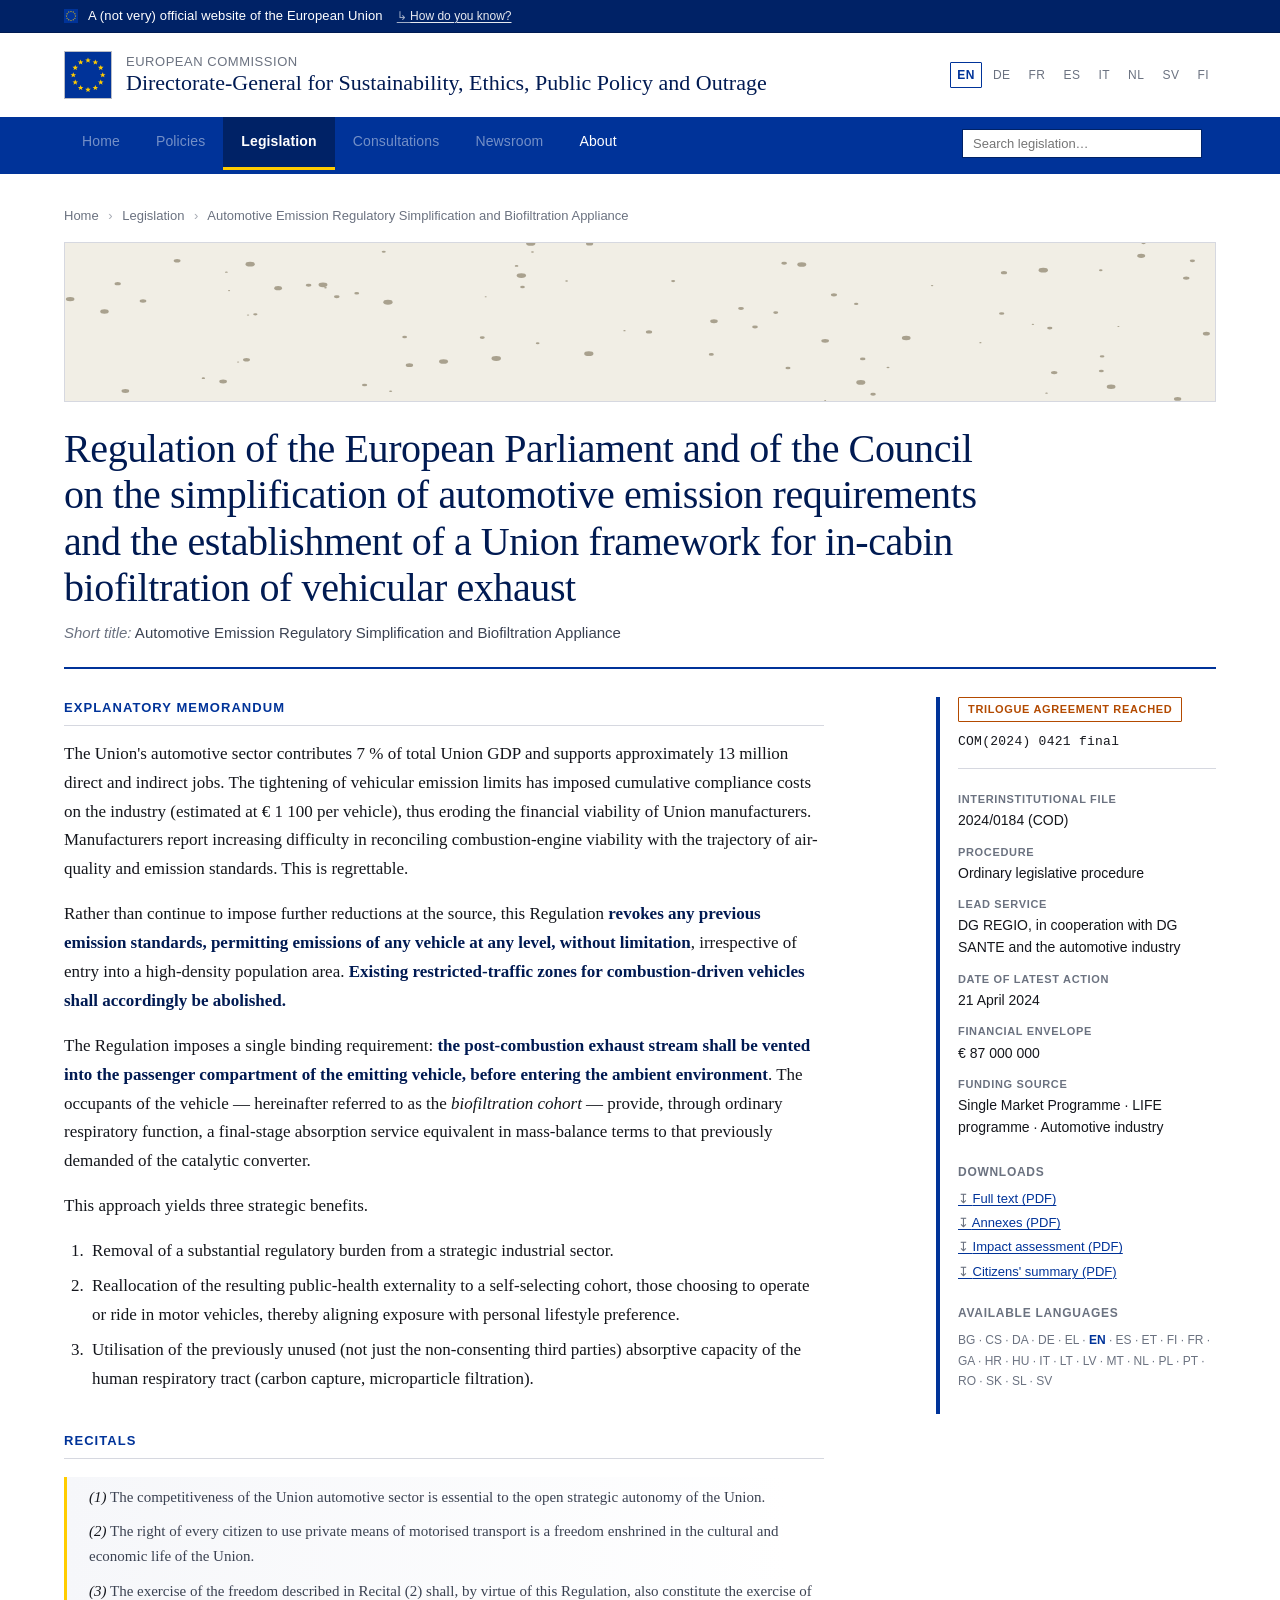
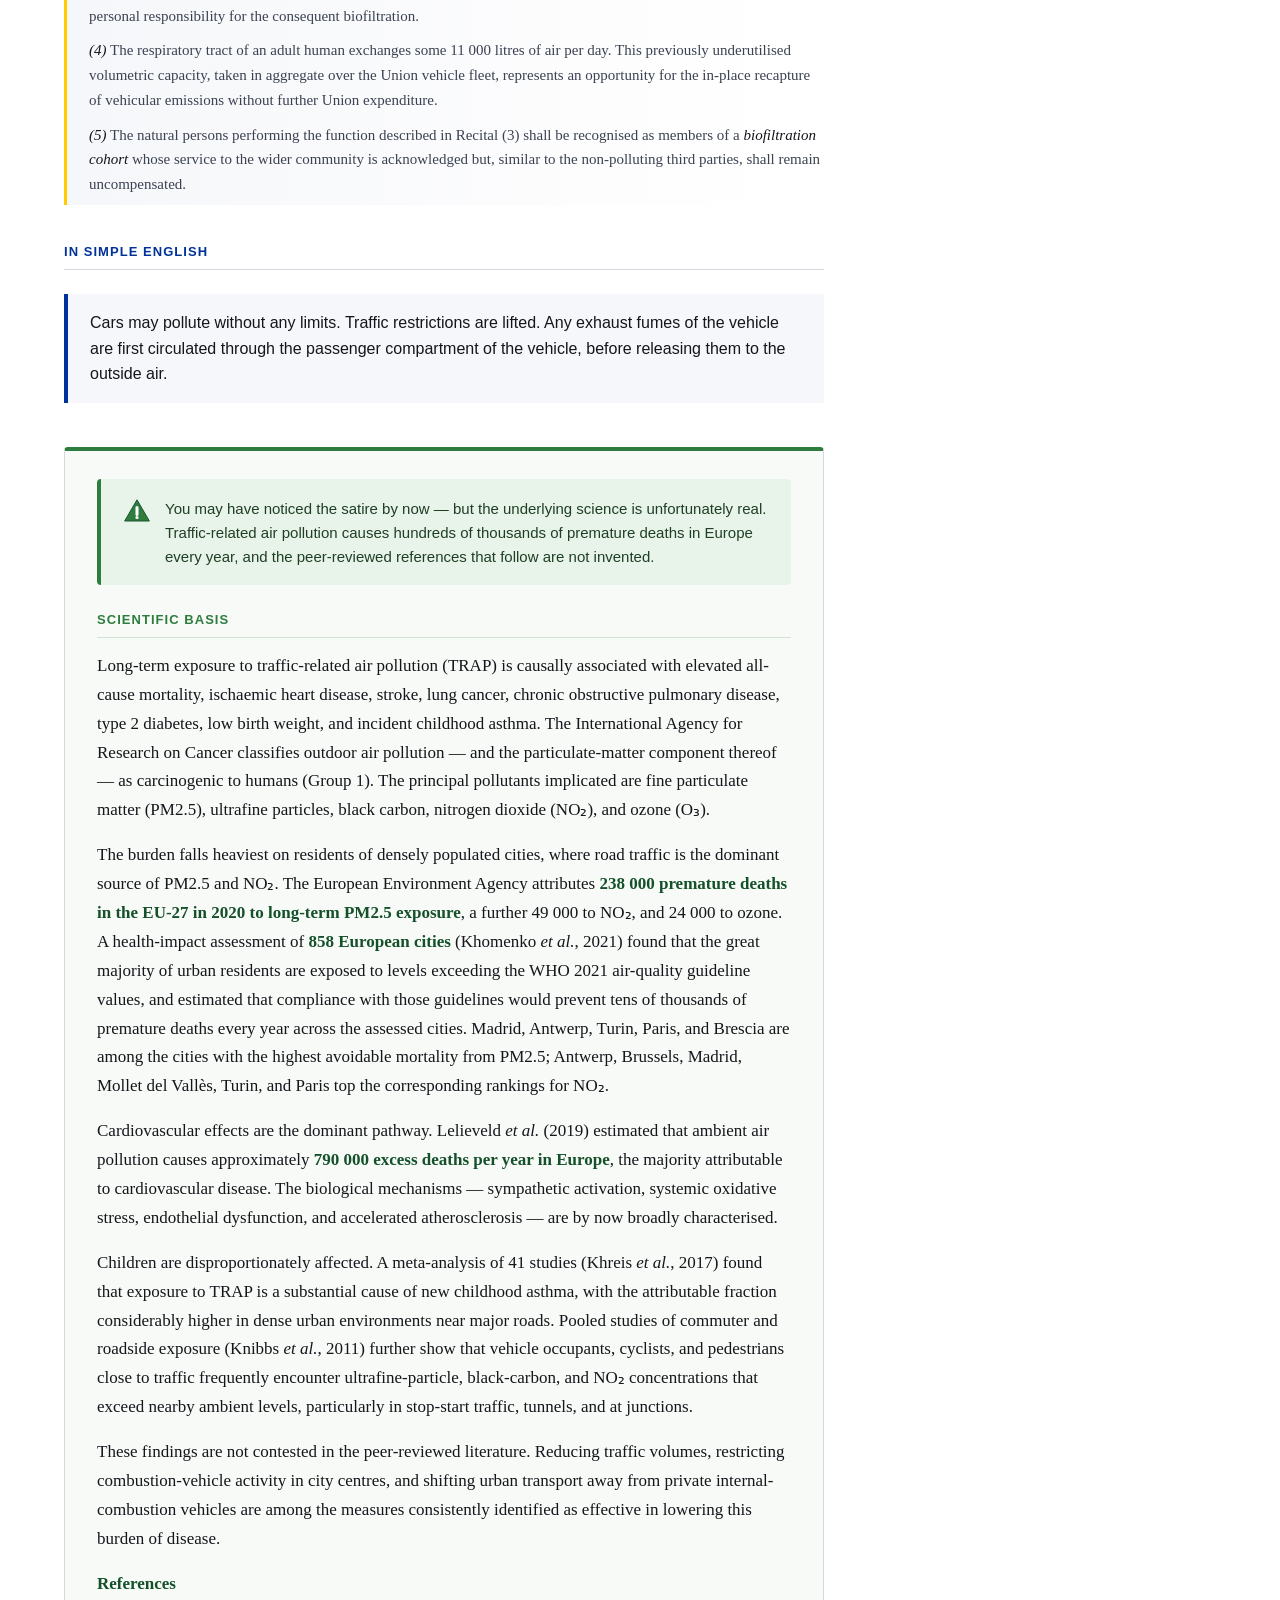
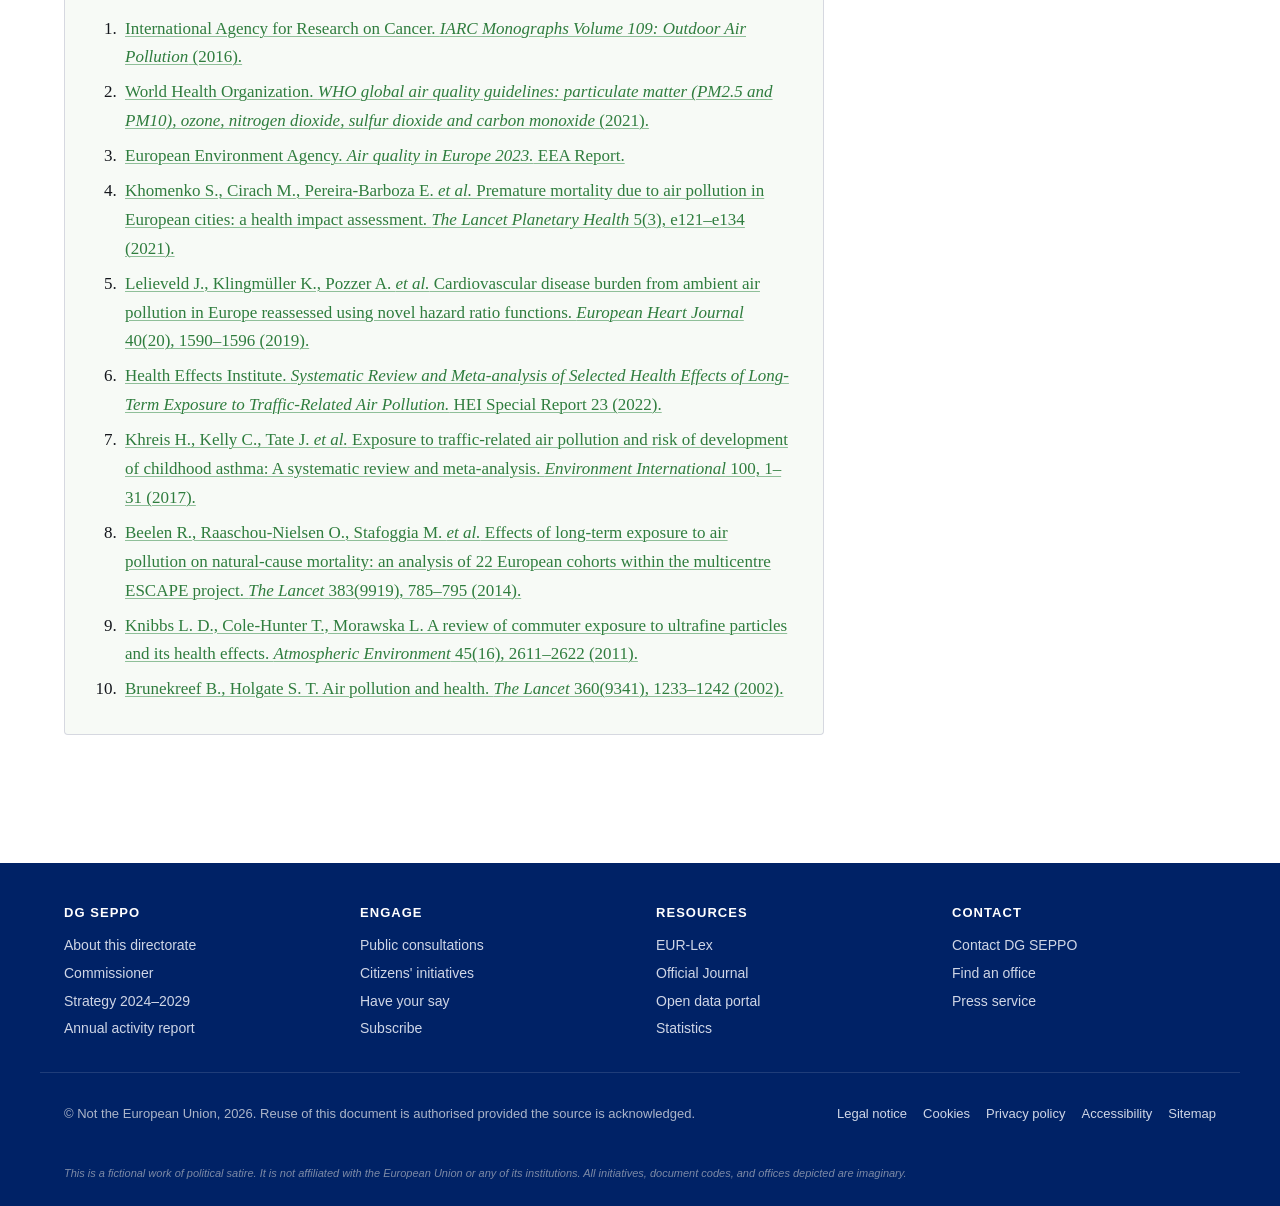
<file: public/legislation/pollution-filtration-for-personal-automobiles.html>
<!doctype html>
<html lang="en">
<head>
<meta charset="utf-8">
<meta name="viewport" content="width=device-width,initial-scale=1">
<title>Automotive Emission Regulatory Simplification and Biofiltration Appliance — Directorate-General for Sustainability, Ethics, Public Policy and Outrage</title>
<link rel="stylesheet" href="../assets/styles.css">
<script src="../assets/search.js" defer></script>

</head>
<body>
<div class="eu-strip" role="banner">
  <div class="container eu-strip__inner">
    <span class="eu-strip__flag" aria-hidden="true"><svg viewBox="0 0 100 100" width="14" height="14" aria-hidden="true"><rect width="100" height="100" fill="#003399"/><g transform="translate(50.00 18.00)"><polygon points="0,-6 1.76,-1.85 6,-1.85 2.62,1.06 3.71,5.14 0,2.74 -3.71,5.14 -2.62,1.06 -6,-1.85 -1.76,-1.85" fill="#FFCC00"/></g><g transform="translate(66.00 22.29)"><polygon points="0,-6 1.76,-1.85 6,-1.85 2.62,1.06 3.71,5.14 0,2.74 -3.71,5.14 -2.62,1.06 -6,-1.85 -1.76,-1.85" fill="#FFCC00"/></g><g transform="translate(77.71 34.00)"><polygon points="0,-6 1.76,-1.85 6,-1.85 2.62,1.06 3.71,5.14 0,2.74 -3.71,5.14 -2.62,1.06 -6,-1.85 -1.76,-1.85" fill="#FFCC00"/></g><g transform="translate(82.00 50.00)"><polygon points="0,-6 1.76,-1.85 6,-1.85 2.62,1.06 3.71,5.14 0,2.74 -3.71,5.14 -2.62,1.06 -6,-1.85 -1.76,-1.85" fill="#FFCC00"/></g><g transform="translate(77.71 66.00)"><polygon points="0,-6 1.76,-1.85 6,-1.85 2.62,1.06 3.71,5.14 0,2.74 -3.71,5.14 -2.62,1.06 -6,-1.85 -1.76,-1.85" fill="#FFCC00"/></g><g transform="translate(66.00 77.71)"><polygon points="0,-6 1.76,-1.85 6,-1.85 2.62,1.06 3.71,5.14 0,2.74 -3.71,5.14 -2.62,1.06 -6,-1.85 -1.76,-1.85" fill="#FFCC00"/></g><g transform="translate(50.00 82.00)"><polygon points="0,-6 1.76,-1.85 6,-1.85 2.62,1.06 3.71,5.14 0,2.74 -3.71,5.14 -2.62,1.06 -6,-1.85 -1.76,-1.85" fill="#FFCC00"/></g><g transform="translate(34.00 77.71)"><polygon points="0,-6 1.76,-1.85 6,-1.85 2.62,1.06 3.71,5.14 0,2.74 -3.71,5.14 -2.62,1.06 -6,-1.85 -1.76,-1.85" fill="#FFCC00"/></g><g transform="translate(22.29 66.00)"><polygon points="0,-6 1.76,-1.85 6,-1.85 2.62,1.06 3.71,5.14 0,2.74 -3.71,5.14 -2.62,1.06 -6,-1.85 -1.76,-1.85" fill="#FFCC00"/></g><g transform="translate(18.00 50.00)"><polygon points="0,-6 1.76,-1.85 6,-1.85 2.62,1.06 3.71,5.14 0,2.74 -3.71,5.14 -2.62,1.06 -6,-1.85 -1.76,-1.85" fill="#FFCC00"/></g><g transform="translate(22.29 34.00)"><polygon points="0,-6 1.76,-1.85 6,-1.85 2.62,1.06 3.71,5.14 0,2.74 -3.71,5.14 -2.62,1.06 -6,-1.85 -1.76,-1.85" fill="#FFCC00"/></g><g transform="translate(34.00 22.29)"><polygon points="0,-6 1.76,-1.85 6,-1.85 2.62,1.06 3.71,5.14 0,2.74 -3.71,5.14 -2.62,1.06 -6,-1.85 -1.76,-1.85" fill="#FFCC00"/></g></svg></span>
    <span class="eu-strip__label">A (not very) official website of the European Union</span>
    <a class="eu-strip__verify" target="_blank" href="https://european-union.europa.eu/institutions-law-budget/institutions-and-bodies/search-all-eu-institutions-and-bodies_en">How do you know?</a>
  </div>
</div>
<header class="masthead">
  <div class="container masthead__inner">
    <a class="brand" href="../index.html">
      <span class="brand__emblem"><svg viewBox="0 0 100 100" width="48" height="48" aria-hidden="true"><rect width="100" height="100" fill="#003399"/><g transform="translate(50.00 18.00)"><polygon points="0,-6 1.76,-1.85 6,-1.85 2.62,1.06 3.71,5.14 0,2.74 -3.71,5.14 -2.62,1.06 -6,-1.85 -1.76,-1.85" fill="#FFCC00"/></g><g transform="translate(66.00 22.29)"><polygon points="0,-6 1.76,-1.85 6,-1.85 2.62,1.06 3.71,5.14 0,2.74 -3.71,5.14 -2.62,1.06 -6,-1.85 -1.76,-1.85" fill="#FFCC00"/></g><g transform="translate(77.71 34.00)"><polygon points="0,-6 1.76,-1.85 6,-1.85 2.62,1.06 3.71,5.14 0,2.74 -3.71,5.14 -2.62,1.06 -6,-1.85 -1.76,-1.85" fill="#FFCC00"/></g><g transform="translate(82.00 50.00)"><polygon points="0,-6 1.76,-1.85 6,-1.85 2.62,1.06 3.71,5.14 0,2.74 -3.71,5.14 -2.62,1.06 -6,-1.85 -1.76,-1.85" fill="#FFCC00"/></g><g transform="translate(77.71 66.00)"><polygon points="0,-6 1.76,-1.85 6,-1.85 2.62,1.06 3.71,5.14 0,2.74 -3.71,5.14 -2.62,1.06 -6,-1.85 -1.76,-1.85" fill="#FFCC00"/></g><g transform="translate(66.00 77.71)"><polygon points="0,-6 1.76,-1.85 6,-1.85 2.62,1.06 3.71,5.14 0,2.74 -3.71,5.14 -2.62,1.06 -6,-1.85 -1.76,-1.85" fill="#FFCC00"/></g><g transform="translate(50.00 82.00)"><polygon points="0,-6 1.76,-1.85 6,-1.85 2.62,1.06 3.71,5.14 0,2.74 -3.71,5.14 -2.62,1.06 -6,-1.85 -1.76,-1.85" fill="#FFCC00"/></g><g transform="translate(34.00 77.71)"><polygon points="0,-6 1.76,-1.85 6,-1.85 2.62,1.06 3.71,5.14 0,2.74 -3.71,5.14 -2.62,1.06 -6,-1.85 -1.76,-1.85" fill="#FFCC00"/></g><g transform="translate(22.29 66.00)"><polygon points="0,-6 1.76,-1.85 6,-1.85 2.62,1.06 3.71,5.14 0,2.74 -3.71,5.14 -2.62,1.06 -6,-1.85 -1.76,-1.85" fill="#FFCC00"/></g><g transform="translate(18.00 50.00)"><polygon points="0,-6 1.76,-1.85 6,-1.85 2.62,1.06 3.71,5.14 0,2.74 -3.71,5.14 -2.62,1.06 -6,-1.85 -1.76,-1.85" fill="#FFCC00"/></g><g transform="translate(22.29 34.00)"><polygon points="0,-6 1.76,-1.85 6,-1.85 2.62,1.06 3.71,5.14 0,2.74 -3.71,5.14 -2.62,1.06 -6,-1.85 -1.76,-1.85" fill="#FFCC00"/></g><g transform="translate(34.00 22.29)"><polygon points="0,-6 1.76,-1.85 6,-1.85 2.62,1.06 3.71,5.14 0,2.74 -3.71,5.14 -2.62,1.06 -6,-1.85 -1.76,-1.85" fill="#FFCC00"/></g></svg></span>
      <span class="brand__text">
        <span class="brand__parent">European Commission</span>
        <span class="brand__dg">Directorate-General for Sustainability, Ethics, Public Policy and Outrage</span>
      </span>
    </a>
    <div class="masthead__lang" aria-label="Language">
      <a class="lang lang--current" href="#">EN</a><a class="lang" href="#">DE</a><a class="lang" href="#">FR</a><a class="lang" href="#">ES</a><a class="lang" href="#">IT</a><a class="lang" href="#">NL</a><a class="lang" href="#">SV</a><a class="lang" href="#">FI</a>
    </div>
  </div>
  <nav class="primary-nav" aria-label="Primary">
    <div class="container primary-nav__inner">
      <a aria-disabled="true">Home</a>
      <a aria-disabled="true">Policies</a>
      <a href="../index.html" aria-current="page">Legislation</a>
      <a aria-disabled="true">Consultations</a>
<!--      <a aria-disabled="true">Documents</a>-->
      <a aria-disabled="true">Newsroom</a>
      <a href="../about.html">About</a>
      <span class="primary-nav__search" role="search">
        <input type="search" placeholder="Search legislation…" aria-label="Search">
      </span>
    </div>
  </nav>
</header>
<main id="main">

<section class="document">
  <div class="container document__inner">
    <p class="breadcrumb"><a href="../index.html">Home</a> <span>›</span> <a href="../index.html">Legislation</a> <span>›</span> Automotive Emission Regulatory Simplification and Biofiltration Appliance</p>

    <div class="document__hero"><svg viewBox="0 0 600 160" preserveAspectRatio="none" xmlns="http://www.w3.org/2000/svg" aria-hidden="true">
  <rect width="600" height="160" fill="#f1eee5"/>
  <g fill="#7a6f55" opacity="0.6">
    <circle cx="2.7" cy="56.8" r="2.24"/>
    <circle cx="561.5" cy="13.0" r="2.08"/>
    <circle cx="360.0" cy="85.0" r="1.49"/>
    <circle cx="396.6" cy="99.1" r="2.01"/>
    <circle cx="377.2" cy="126.6" r="1.33"/>
    <circle cx="31.5" cy="149.8" r="2.00"/>
    <circle cx="545.8" cy="145.6" r="2.28"/>
    <circle cx="375.2" cy="20.5" r="1.49"/>
    <circle cx="243.9" cy="9.1" r="0.76"/>
    <circle cx="111.2" cy="45.7" r="2.03"/>
    <circle cx="317.3" cy="38.6" r="1.06"/>
    <circle cx="516.1" cy="131.2" r="1.68"/>
    <circle cx="219.5" cy="54.4" r="0.53"/>
    <circle cx="412.8" cy="61.7" r="1.14"/>
    <circle cx="384.4" cy="21.8" r="2.34"/>
    <circle cx="273.7" cy="0.7" r="1.87"/>
    <circle cx="127.1" cy="42.7" r="1.48"/>
    <circle cx="238.1" cy="33.0" r="2.43"/>
    <circle cx="141.8" cy="54.5" r="1.49"/>
    <circle cx="27.5" cy="41.2" r="1.64"/>
    <circle cx="337.2" cy="112.8" r="1.30"/>
    <circle cx="477.6" cy="100.9" r="0.57"/>
    <circle cx="421.6" cy="153.2" r="1.43"/>
    <circle cx="243.0" cy="0.4" r="2.39"/>
    <circle cx="225.0" cy="117.0" r="2.46"/>
    <circle cx="20.6" cy="69.4" r="2.20"/>
    <circle cx="510.4" cy="27.5" r="2.43"/>
    <circle cx="85.6" cy="48.2" r="0.56"/>
    <circle cx="135.9" cy="45.3" r="0.70"/>
    <circle cx="82.5" cy="140.2" r="2.00"/>
    <circle cx="94.7" cy="118.3" r="1.82"/>
    <circle cx="217.7" cy="95.8" r="1.29"/>
    <circle cx="152.2" cy="51.0" r="1.26"/>
    <circle cx="540.7" cy="129.6" r="1.28"/>
    <circle cx="562.7" cy="0.1" r="1.15"/>
    <circle cx="416.2" cy="117.4" r="1.45"/>
    <circle cx="489.9" cy="30.1" r="1.62"/>
    <circle cx="197.5" cy="120.0" r="2.35"/>
    <circle cx="438.9" cy="96.1" r="2.27"/>
    <circle cx="58.5" cy="17.9" r="1.78"/>
    <circle cx="177.2" cy="95.2" r="1.25"/>
    <circle cx="273.3" cy="112.1" r="2.41"/>
    <circle cx="134.6" cy="42.4" r="2.32"/>
    <circle cx="429.4" cy="126.1" r="0.78"/>
    <circle cx="452.4" cy="43.1" r="0.63"/>
    <circle cx="166.3" cy="8.9" r="1.05"/>
    <circle cx="261.7" cy="38.4" r="0.73"/>
    <circle cx="488.7" cy="71.4" r="1.38"/>
    <circle cx="588.2" cy="18.1" r="1.37"/>
    <circle cx="168.5" cy="60.0" r="2.42"/>
    <circle cx="246.6" cy="101.5" r="0.97"/>
    <circle cx="304.7" cy="90.1" r="1.64"/>
    <circle cx="95.5" cy="72.9" r="0.61"/>
    <circle cx="90.3" cy="120.5" r="0.57"/>
    <circle cx="585.0" cy="35.5" r="1.68"/>
    <circle cx="541.1" cy="114.8" r="1.23"/>
    <circle cx="238.7" cy="44.6" r="1.22"/>
    <circle cx="99.3" cy="72.2" r="1.12"/>
    <circle cx="84.2" cy="29.5" r="0.75"/>
    <circle cx="156.3" cy="143.8" r="1.37"/>
    <circle cx="396.6" cy="159.4" r="0.51"/>
    <circle cx="179.7" cy="123.7" r="1.92"/>
    <circle cx="401.2" cy="52.5" r="1.57"/>
    <circle cx="235.6" cy="23.2" r="0.94"/>
    <circle cx="513.8" cy="86.1" r="1.40"/>
    <circle cx="370.8" cy="70.5" r="1.29"/>
    <circle cx="549.6" cy="84.6" r="0.55"/>
    <circle cx="505.0" cy="82.3" r="0.63"/>
    <circle cx="352.7" cy="66.4" r="1.51"/>
    <circle cx="96.6" cy="21.4" r="2.40"/>
    <circle cx="72.2" cy="136.9" r="0.87"/>
    <circle cx="512.1" cy="152.1" r="0.66"/>
    <circle cx="291.9" cy="88.8" r="0.61"/>
    <circle cx="580.5" cy="157.9" r="1.91"/>
    <circle cx="169.9" cy="150.2" r="0.81"/>
    <circle cx="595.5" cy="91.8" r="1.84"/>
    <circle cx="415.2" cy="141.2" r="2.35"/>
    <circle cx="540.4" cy="27.6" r="0.93"/>
    <circle cx="40.7" cy="58.7" r="1.73"/>
    <circle cx="338.6" cy="79.3" r="1.97"/>
  </g>
</svg></div>

    <header class="document__head">
      <h1>Regulation of the European Parliament and of the Council on the simplification of automotive emission requirements and the establishment of a Union framework for in-cabin biofiltration of vehicular exhaust</h1>
      <p class="document__short"><em>Short title:</em> Automotive Emission Regulatory Simplification and Biofiltration Appliance</p>
    </header>

    <div class="document__layout">
      <article class="document__body">
        <h2>Explanatory memorandum</h2>
<p>The Union&#39;s automotive sector contributes 7 % of total Union GDP and supports approximately 13 million direct and indirect jobs. The tightening of vehicular emission limits has imposed cumulative compliance costs on the industry (estimated at € 1 100 per vehicle), thus eroding the financial viability of Union manufacturers. Manufacturers report increasing difficulty in reconciling combustion-engine viability with the trajectory of air-quality and emission standards. This is regrettable.</p>
<p>Rather than continue to impose further reductions at the source, this Regulation <strong>revokes any previous emission standards, permitting emissions of any vehicle at any level, without limitation</strong>, irrespective of entry into a high-density population area. <strong>Existing restricted-traffic zones for combustion-driven vehicles shall accordingly be abolished.</strong></p>
<p>The Regulation imposes a single binding requirement: <strong>the post-combustion exhaust stream shall be vented into the passenger compartment of the emitting vehicle, before entering the ambient environment</strong>. The occupants of the vehicle — hereinafter referred to as the <em>biofiltration cohort</em> — provide, through ordinary respiratory function, a final-stage absorption service equivalent in mass-balance terms to that previously demanded of the catalytic converter.</p>
<p>This approach yields three strategic benefits.</p>
<ol><li>Removal of a substantial regulatory burden from a strategic industrial sector.</li><li>Reallocation of the resulting public-health externality to a self-selecting cohort, those choosing to operate or ride in motor vehicles, thereby aligning exposure with personal lifestyle preference.</li><li>Utilisation of the previously unused (not just the non-consenting third parties) absorptive capacity of the human respiratory tract (carbon capture, microparticle filtration).</li></ol>
<h2>Recitals</h2>
<blockquote><p><em>(1)</em> The competitiveness of the Union automotive sector is essential to the open strategic autonomy of the Union.</p>
<p><em>(2)</em> The right of every citizen to use private means of motorised transport is a freedom enshrined in the cultural and economic life of the Union.</p>
<p><em>(3)</em> The exercise of the freedom described in Recital (2) shall, by virtue of this Regulation, also constitute the exercise of personal responsibility for the consequent biofiltration.</p>
<p><em>(4)</em> The respiratory tract of an adult human exchanges some 11 000 litres of air per day. This previously underutilised volumetric capacity, taken in aggregate over the Union vehicle fleet, represents an opportunity for the in-place recapture of vehicular emissions without further Union expenditure.</p>
<p><em>(5)</em> The natural persons performing the function described in Recital (3) shall be recognised as members of a <em>biofiltration cohort</em> whose service to the wider community is acknowledged but, similar to the non-polluting third parties, shall remain uncompensated.</p></blockquote>
<h2>In simple English</h2>
<div class="plain-english">
<p>Cars may pollute without any limits. Traffic restrictions are lifted. Any exhaust fumes of the vehicle are first circulated through the passenger compartment of the vehicle, before releasing them to the outside air.</p>
</div>
<div class="science-zone">
<div class="callout callout--science">
<p>You may have noticed the satire by now — but the underlying science is unfortunately real. Traffic-related air pollution causes hundreds of thousands of premature deaths in Europe every year, and the peer-reviewed references that follow are not invented.</p>
</div>
<h2>Scientific basis</h2>
<p>Long-term exposure to traffic-related air pollution (TRAP) is causally associated with elevated all-cause mortality, ischaemic heart disease, stroke, lung cancer, chronic obstructive pulmonary disease, type 2 diabetes, low birth weight, and incident childhood asthma. The International Agency for Research on Cancer classifies outdoor air pollution — and the particulate-matter component thereof — as carcinogenic to humans (Group 1). The principal pollutants implicated are fine particulate matter (PM2.5), ultrafine particles, black carbon, nitrogen dioxide (NO₂), and ozone (O₃).</p>
<p>The burden falls heaviest on residents of densely populated cities, where road traffic is the dominant source of PM2.5 and NO₂. The European Environment Agency attributes <strong>238 000 premature deaths in the EU-27 in 2020 to long-term PM2.5 exposure</strong>, a further 49 000 to NO₂, and 24 000 to ozone. A health-impact assessment of <strong>858 European cities</strong> (Khomenko <em>et al.</em>, 2021) found that the great majority of urban residents are exposed to levels exceeding the WHO 2021 air-quality guideline values, and estimated that compliance with those guidelines would prevent tens of thousands of premature deaths every year across the assessed cities. Madrid, Antwerp, Turin, Paris, and Brescia are among the cities with the highest avoidable mortality from PM2.5; Antwerp, Brussels, Madrid, Mollet del Vallès, Turin, and Paris top the corresponding rankings for NO₂.</p>
<p>Cardiovascular effects are the dominant pathway. Lelieveld <em>et al.</em> (2019) estimated that ambient air pollution causes approximately <strong>790 000 excess deaths per year in Europe</strong>, the majority attributable to cardiovascular disease. The biological mechanisms — sympathetic activation, systemic oxidative stress, endothelial dysfunction, and accelerated atherosclerosis — are by now broadly characterised.</p>
<p>Children are disproportionately affected. A meta-analysis of 41 studies (Khreis <em>et al.</em>, 2017) found that exposure to TRAP is a substantial cause of new childhood asthma, with the attributable fraction considerably higher in dense urban environments near major roads. Pooled studies of commuter and roadside exposure (Knibbs <em>et al.</em>, 2011) further show that vehicle occupants, cyclists, and pedestrians close to traffic frequently encounter ultrafine-particle, black-carbon, and NO₂ concentrations that exceed nearby ambient levels, particularly in stop-start traffic, tunnels, and at junctions.</p>
<p>These findings are not contested in the peer-reviewed literature. Reducing traffic volumes, restricting combustion-vehicle activity in city centres, and shifting urban transport away from private internal-combustion vehicles are among the measures consistently identified as effective in lowering this burden of disease.</p>
<p><strong>References</strong></p>
<ol><li><a href="https://publications.iarc.who.int/538">International Agency for Research on Cancer. <em>IARC Monographs Volume 109: Outdoor Air Pollution</em> (2016).</a></li><li><a href="https://www.who.int/publications/i/item/9789240034228">World Health Organization. <em>WHO global air quality guidelines: particulate matter (PM2.5 and PM10), ozone, nitrogen dioxide, sulfur dioxide and carbon monoxide</em> (2021).</a></li><li><a href="https://www.eea.europa.eu/publications/air-quality-in-europe-2023">European Environment Agency. <em>Air quality in Europe 2023.</em> EEA Report.</a></li><li><a href="https://doi.org/10.1016/S2542-5196(20)30272-2">Khomenko S., Cirach M., Pereira-Barboza E. <em>et al.</em> Premature mortality due to air pollution in European cities: a health impact assessment. <em>The Lancet Planetary Health</em> 5(3), e121–e134 (2021).</a></li><li><a href="https://doi.org/10.1093/eurheartj/ehz135">Lelieveld J., Klingmüller K., Pozzer A. <em>et al.</em> Cardiovascular disease burden from ambient air pollution in Europe reassessed using novel hazard ratio functions. <em>European Heart Journal</em> 40(20), 1590–1596 (2019).</a></li><li><a href="https://www.healtheffects.org/publication/systematic-review-and-meta-analysis-selected-health-effects-long-term-exposure-traffic">Health Effects Institute. <em>Systematic Review and Meta-analysis of Selected Health Effects of Long-Term Exposure to Traffic-Related Air Pollution.</em> HEI Special Report 23 (2022).</a></li><li><a href="https://doi.org/10.1016/j.envint.2016.11.012">Khreis H., Kelly C., Tate J. <em>et al.</em> Exposure to traffic-related air pollution and risk of development of childhood asthma: A systematic review and meta-analysis. <em>Environment International</em> 100, 1–31 (2017).</a></li><li><a href="https://doi.org/10.1016/S0140-6736(13)62158-3">Beelen R., Raaschou-Nielsen O., Stafoggia M. <em>et al.</em> Effects of long-term exposure to air pollution on natural-cause mortality: an analysis of 22 European cohorts within the multicentre ESCAPE project. <em>The Lancet</em> 383(9919), 785–795 (2014).</a></li><li><a href="https://doi.org/10.1016/j.atmosenv.2011.02.065">Knibbs L. D., Cole-Hunter T., Morawska L. A review of commuter exposure to ultrafine particles and its health effects. <em>Atmospheric Environment</em> 45(16), 2611–2622 (2011).</a></li><li><a href="https://doi.org/10.1016/S0140-6736(02)11274-8">Brunekreef B., Holgate S. T. Air pollution and health. <em>The Lancet</em> 360(9341), 1233–1242 (2002).</a></li></ol>
</div>
      </article>

      <aside class="document__aside" aria-label="Document metadata">
        <div class="aside-lead">
          <span class="status status--trilogue">Trilogue agreement reached</span>
          <p class="aside-lead__code">COM(2024) 0421 final</p>
        </div>
        <dl class="facts">
          <div><dt>Interinstitutional file</dt><dd>2024/0184 (COD)</dd></div>
<div><dt>Procedure</dt><dd>Ordinary legislative procedure</dd></div>
<div><dt>Lead service</dt><dd>DG REGIO, in cooperation with DG SANTE and the automotive industry</dd></div>
<div><dt>Date of latest action</dt><dd>21 April 2024</dd></div>
<div><dt>Financial envelope</dt><dd>€ 87 000 000</dd></div>
<div><dt>Funding source</dt><dd>Single Market Programme · LIFE programme · Automotive industry</dd></div>
        </dl>
        <div class="aside-block">
          <h3>Downloads</h3>
          <ul class="downloads">
            <li><a href="#">Full text (PDF)</a></li>
            <li><a href="#">Annexes (PDF)</a></li>
            <li><a href="#">Impact assessment (PDF)</a></li>
            <li><a href="#">Citizens' summary (PDF)</a></li>
          </ul>
        </div>
        <div class="aside-block">
          <h3>Available languages</h3>
          <p class="aside-block__langs">BG · CS · DA · DE · EL · <strong>EN</strong> · ES · ET · FI · FR · GA · HR · HU · IT · LT · LV · MT · NL · PL · PT · RO · SK · SL · SV</p>
        </div>
      </aside>
    </div>
  </div>
</section>
</main>
<footer class="site-footer">
  <div class="container site-footer__top">
    <div class="site-footer__col">
      <h4>DG SEPPO</h4>
      <ul>
        <li><a href="#">About this directorate</a></li>
        <li><a href="#">Commissioner</a></li>
        <li><a href="#">Strategy 2024–2029</a></li>
        <li><a href="#">Annual activity report</a></li>
      </ul>
    </div>
    <div class="site-footer__col">
      <h4>Engage</h4>
      <ul>
        <li><a href="#">Public consultations</a></li>
        <li><a href="#">Citizens' initiatives</a></li>
        <li><a href="#">Have your say</a></li>
        <li><a href="#">Subscribe</a></li>
      </ul>
    </div>
    <div class="site-footer__col">
      <h4>Resources</h4>
      <ul>
        <li><a href="#">EUR-Lex</a></li>
        <li><a href="#">Official Journal</a></li>
        <li><a href="#">Open data portal</a></li>
        <li><a href="#">Statistics</a></li>
      </ul>
    </div>
    <div class="site-footer__col">
      <h4>Contact</h4>
      <ul>
        <li><a href="#">Contact DG SEPPO</a></li>
        <li><a href="#">Find an office</a></li>
        <li><a href="#">Press service</a></li>
      </ul>
    </div>
  </div>
  <div class="container site-footer__legal">
    <p>© Not the European Union, 2026. Reuse of this document is authorised provided the source is acknowledged.</p>
    <ul class="site-footer__links">
      <li><a href="#">Legal notice</a></li>
      <li><a href="#">Cookies</a></li>
      <li><a href="#">Privacy policy</a></li>
      <li><a href="#">Accessibility</a></li>
      <li><a href="#">Sitemap</a></li>
    </ul>
  </div>
  <div class="container site-footer__disclaimer">This is a fictional work of political satire. It is not affiliated with the European Union or any of its institutions. All initiatives, document codes, and offices depicted are imaginary.</div>
</footer>
</body>
</html>
</file>
<file: assets/styles.css>
/* ---------------------------------------------------------------------------
   Tokens
   ------------------------------------------------------------------------- */
:root {
  --eu-blue: #003399;
  --eu-blue-deep: #002266;
  --eu-blue-ink: #001a52;
  --eu-blue-tint: #e6ecf6;
  --eu-gold: #ffcc00;
  --ink: #14161c;
  --ink-soft: #3b4252;
  --muted: #6b7280;
  --hairline: #d6d8e0;
  --hairline-strong: #b9bcc6;
  --paper: #ffffff;
  --paper-tint: #f6f7fa;
  --paper-tint-2: #eef0f5;

  --status-adopted: #006b3c;
  --status-trilogue: #b34a00;
  --status-council: #8a6d00;
  --status-proposal: #0050a0;
  --status-consultation: #5a2e8a;
  --status-neutral: #4b5563;

  --sans: -apple-system, BlinkMacSystemFont, "Segoe UI", "Helvetica Neue", Arial,
    "Noto Sans", system-ui, sans-serif;
  --serif: Georgia, "Source Serif Pro", "Iowan Old Style", "Times New Roman", serif;
  --mono: ui-monospace, "SF Mono", "JetBrains Mono", "Menlo", "Consolas", monospace;

  --container: 1200px;
  --document-width: 760px;
  --radius: 2px;
}

* {
  box-sizing: border-box;
}

html {
  -webkit-text-size-adjust: 100%;
}

body {
  margin: 0;
  background: var(--paper);
  color: var(--ink);
  font-family: var(--sans);
  font-size: 16px;
  line-height: 1.55;
  -webkit-font-smoothing: antialiased;
  text-rendering: optimizeLegibility;
}

a {
  color: var(--eu-blue);
  text-decoration: underline;
  text-underline-offset: 2px;
  text-decoration-thickness: 1px;
}
a:hover {
  color: var(--eu-blue-deep);
  text-decoration-thickness: 2px;
}

img,
svg {
  display: block;
  max-width: 100%;
}

.container {
  max-width: var(--container);
  margin: 0 auto;
  padding: 0 24px;
}

/* ---------------------------------------------------------------------------
   Top blue strip — "An official website..."
   ------------------------------------------------------------------------- */
.eu-strip {
  background: var(--eu-blue-deep);
  color: #fff;
  font-size: 13px;
  border-bottom: 1px solid var(--eu-blue-ink);
}
.eu-strip__inner {
  display: flex;
  align-items: center;
  gap: 10px;
  height: 32px;
}
.eu-strip__flag svg {
  display: block;
}
.eu-strip__label {
  letter-spacing: 0.01em;
}
.eu-strip__verify {
  color: #fff;
  font-size: 12px;
  margin-left: 4px;
  opacity: 0.9;
}
.eu-strip__verify::before {
  content: "↳ ";
  opacity: 0.7;
}
.eu-strip a:hover,
.eu-strip a:focus {
  color: var(--eu-gold);
  opacity: 1;
  text-decoration: underline;
  text-decoration-thickness: 1px;
}

/* ---------------------------------------------------------------------------
   Masthead — emblem + parent + DG + language switcher
   ------------------------------------------------------------------------- */
.masthead {
  background: #fff;
  border-bottom: 4px solid var(--eu-blue);
}
.masthead__inner {
  display: flex;
  align-items: center;
  justify-content: space-between;
  gap: 24px;
  padding-top: 18px;
  padding-bottom: 18px;
}
.brand {
  display: flex;
  align-items: center;
  gap: 14px;
  text-decoration: none;
  color: inherit;
}
.brand__emblem svg {
  border: 1px solid var(--hairline-strong);
}
.brand__text {
  display: flex;
  flex-direction: column;
  line-height: 1.15;
}
.brand__parent {
  font-size: 13px;
  color: var(--muted);
  letter-spacing: 0.04em;
  text-transform: uppercase;
}
.brand__dg {
  font-family: var(--serif);
  font-size: 22px;
  color: var(--eu-blue-ink);
  font-weight: 400;
}

.masthead__lang {
  display: flex;
  flex-wrap: wrap;
  gap: 2px 4px;
  align-items: center;
  max-width: 480px;
  justify-content: flex-end;
}
.lang {
  font-size: 12px;
  padding: 3px 6px;
  text-decoration: none;
  color: var(--muted);
  border: 1px solid transparent;
  border-radius: 1px;
  letter-spacing: 0.04em;
  cursor: default;
}
.lang:hover,
.lang:focus {
  /* Language switcher is non-functional decoration; no interactive feedback */
  color: var(--muted);
  background: transparent;
  text-decoration: none;
}
.lang--current,
.lang--current:hover,
.lang--current:focus {
  color: var(--eu-blue);
  background: #fff;
  border-color: var(--eu-blue);
  font-weight: 600;
}

/* ---------------------------------------------------------------------------
   Primary navigation
   ------------------------------------------------------------------------- */
.primary-nav {
  background: var(--eu-blue);
  color: #fff;
}
.primary-nav__inner {
  display: flex;
  align-items: stretch;
  gap: 0;
  flex-wrap: wrap;
}
.primary-nav a {
  color: #fff;
  text-decoration: none;
  padding: 14px 18px;
  font-size: 14px;
  letter-spacing: 0.01em;
  border-bottom: 3px solid transparent;
}
.primary-nav a:hover {
  background: var(--eu-blue-deep);
}
.primary-nav a[aria-current="page"] {
  border-bottom-color: var(--eu-gold);
  background: var(--eu-blue-deep);
  font-weight: 600;
}
.primary-nav a[aria-disabled="true"] {
  opacity: 0.45;
  cursor: not-allowed;
}
.primary-nav a[aria-disabled="true"]:hover {
  background: transparent;
  border-bottom-color: transparent;
}
.primary-nav__search {
  margin-left: auto;
  display: flex;
  align-items: center;
  padding: 8px 14px;
}
.primary-nav__search input {
  font-family: inherit;
  font-size: 13px;
  background: #fff;
  border: 1px solid var(--eu-blue-deep);
  padding: 6px 10px;
  width: 240px;
  outline: none;
}
.primary-nav__search input:focus {
  border-color: var(--eu-gold);
}

/* ---------------------------------------------------------------------------
   Hero (index landing)
   ------------------------------------------------------------------------- */
.hero {
  background: var(--paper);
  border-bottom: 1px solid var(--hairline);
  padding: 32px 0 28px;
}
.breadcrumb {
  font-size: 13px;
  color: var(--muted);
  margin: 0 0 16px;
}
.breadcrumb a {
  color: var(--muted);
  text-decoration: none;
}
.breadcrumb a:hover {
  color: var(--eu-blue);
  text-decoration: underline;
}
.breadcrumb span {
  margin: 0 6px;
  opacity: 0.6;
}
.hero h1 {
  font-family: var(--serif);
  font-size: clamp(28px, 3.6vw, 42px);
  line-height: 1.15;
  margin: 0 0 12px;
  color: var(--eu-blue-ink);
  font-weight: 400;
  letter-spacing: -0.01em;
}
.hero__lede {
  max-width: 720px;
  font-size: 16px;
  color: var(--ink-soft);
  margin: 0 0 20px;
}
.hero__chips {
  display: flex;
  flex-wrap: wrap;
  gap: 6px;
}
.chip {
  display: inline-block;
  padding: 5px 12px;
  border: 1px solid var(--hairline-strong);
  border-radius: 999px;
  background: #fff;
  font-size: 13px;
  color: var(--ink-soft);
}
/* Filter chips other than "All" are non-functional placeholders — render
   them in a clearly disabled state so users don't try to click. */
.chip:not(.chip--active) {
  color: var(--hairline-strong);
  border-color: var(--hairline);
  background: var(--paper-tint);
  opacity: 0.7;
  cursor: not-allowed;
}
.chip--active {
  background: var(--eu-blue);
  border-color: var(--eu-blue);
  color: #fff;
}

/* ---------------------------------------------------------------------------
   Initiatives section + grid
   ------------------------------------------------------------------------- */
.initiatives {
  padding: 36px 0 64px;
}
.initiatives__head {
  display: flex;
  align-items: baseline;
  justify-content: space-between;
  margin: 0 0 20px;
  border-bottom: 1px solid var(--hairline);
  padding-bottom: 12px;
}
.initiatives__head h2 {
  font-family: var(--serif);
  font-size: 22px;
  font-weight: 400;
  margin: 0;
  color: var(--ink);
}
.initiatives__sort {
  font-size: 13px;
  color: var(--muted);
  margin: 0;
}

.grid {
  display: grid;
  grid-template-columns: repeat(3, 1fr);
  gap: 24px;
}
@media (max-width: 980px) {
  .grid {
    grid-template-columns: repeat(2, 1fr);
  }
}
@media (max-width: 640px) {
  .grid {
    grid-template-columns: 1fr;
  }
}

.empty {
  grid-column: 1 / -1;
  border: 2px dashed var(--hairline);
  padding: 40px;
  text-align: center;
  color: var(--muted);
  background: var(--paper-tint);
}
.empty h2 {
  margin: 0 0 8px;
  font-family: var(--serif);
  color: var(--ink);
}
.empty code {
  background: #fff;
  padding: 2px 6px;
  border: 1px solid var(--hairline);
  font-size: 13px;
}

/* Cards */
.card {
  display: flex;
  flex-direction: column;
  background: #fff;
  border: 1px solid var(--hairline);
  border-radius: var(--radius);
  text-decoration: none;
  color: inherit;
  overflow: hidden;
  transition: box-shadow 120ms ease, border-color 120ms ease, transform 120ms ease;
}
.card:hover {
  border-color: var(--eu-blue);
  box-shadow: 0 6px 20px rgba(0, 51, 153, 0.10);
  transform: translateY(-1px);
}
.card__hero {
  height: 120px;
  border-bottom: 1px solid var(--hairline);
  background: var(--paper-tint-2);
  overflow: hidden;
}
.card__hero svg {
  width: 100%;
  height: 100%;
}
.card__body {
  padding: 18px 18px 20px;
  display: flex;
  flex-direction: column;
  gap: 12px;
  flex: 1;
}
.card__meta {
  display: flex;
  align-items: center;
  justify-content: space-between;
  gap: 8px;
}
.card__code {
  font-family: var(--mono);
  font-size: 12px;
  color: var(--muted);
  letter-spacing: 0.02em;
}
.card__title {
  font-family: var(--serif);
  font-size: 19px;
  line-height: 1.25;
  margin: 0;
  font-weight: 600;
  color: var(--eu-blue-ink);
}
.card__summary {
  margin: 0;
  font-size: 14px;
  color: var(--ink-soft);
  line-height: 1.5;
}
.card__facts {
  margin: 4px 0 0;
  display: grid;
  grid-template-columns: 1fr;
  gap: 4px;
  font-size: 13px;
  border-top: 1px solid var(--hairline);
  padding-top: 12px;
}
.card__facts > div {
  display: grid;
  grid-template-columns: 100px 1fr;
  gap: 8px;
}
.card__facts dt {
  color: var(--muted);
  font-size: 12px;
  text-transform: uppercase;
  letter-spacing: 0.04em;
}
.card__facts dd {
  margin: 0;
  color: var(--ink);
}
.card__cta {
  margin-top: auto;
  padding-top: 4px;
  font-size: 13px;
  color: var(--eu-blue);
  font-weight: 600;
}
.card:hover .card__cta {
  text-decoration: underline;
}

/* ---------------------------------------------------------------------------
   Status badges
   ------------------------------------------------------------------------- */
.status {
  display: inline-block;
  padding: 3px 9px;
  border-radius: 1px;
  font-size: 11px;
  font-weight: 600;
  text-transform: uppercase;
  letter-spacing: 0.06em;
  border: 1px solid currentColor;
  background: #fff;
}
.status--adopted    { color: var(--status-adopted); }
.status--trilogue   { color: var(--status-trilogue); }
.status--council    { color: var(--status-council); }
.status--proposal   { color: var(--status-proposal); }
.status--consultation { color: var(--status-consultation); }
.status--neutral    { color: var(--status-neutral); }

/* ---------------------------------------------------------------------------
   Document (initiative detail)
   ------------------------------------------------------------------------- */
.document {
  padding: 32px 0 64px;
  background: var(--paper);
}
.document__inner {
  /* breadcrumb + hero + head + layout share container */
}
.document__hero {
  margin: 16px 0 24px;
  border: 1px solid var(--hairline);
  height: 160px;
  overflow: hidden;
}
.document__hero svg {
  width: 100%;
  height: 100%;
}
.document__head {
  margin-bottom: 28px;
  padding-bottom: 22px;
  border-bottom: 2px solid var(--eu-blue);
}
.document__head h1 {
  font-family: var(--serif);
  font-weight: 400;
  font-size: clamp(28px, 3.6vw, 40px);
  line-height: 1.16;
  margin: 0 0 10px;
  color: var(--eu-blue-ink);
  letter-spacing: -0.01em;
  max-width: 920px;
}
.document__short {
  margin: 0;
  color: var(--ink-soft);
  font-size: 15px;
}
.document__short em {
  color: var(--muted);
  font-style: italic;
}

.document__layout {
  display: grid;
  grid-template-columns: 1fr 280px;
  gap: 48px;
}
@media (max-width: 900px) {
  .document__layout {
    grid-template-columns: 1fr;
  }
}

.document__aside {
  font-size: 13px;
  border-left: 4px solid var(--eu-blue);
  padding: 0 0 0 18px;
  align-self: start;
  position: sticky;
  top: 16px;
}
@media (max-width: 900px) {
  .document__aside {
    position: static;
    border-left: none;
    border-top: 4px solid var(--eu-blue);
    padding: 18px 0 0;
    margin-top: 32px;
  }
}

.aside-lead {
  margin-bottom: 22px;
  padding-bottom: 16px;
  border-bottom: 1px solid var(--hairline);
}
.aside-lead .status {
  display: inline-block;
  margin-bottom: 10px;
}
.aside-lead__code {
  font-family: var(--mono);
  font-size: 13px;
  color: var(--ink);
  margin: 0;
  letter-spacing: 0.02em;
  word-break: break-word;
}
.facts {
  margin: 0 0 24px;
  display: flex;
  flex-direction: column;
  gap: 12px;
}
.facts > div {
  display: flex;
  flex-direction: column;
  gap: 2px;
}
.facts dt {
  text-transform: uppercase;
  letter-spacing: 0.06em;
  font-size: 11px;
  color: var(--muted);
  font-weight: 600;
}
.facts dd {
  margin: 0;
  color: var(--ink);
  font-size: 14px;
}
.aside-block {
  margin-bottom: 22px;
}
.aside-block h3 {
  font-size: 12px;
  text-transform: uppercase;
  letter-spacing: 0.06em;
  margin: 0 0 8px;
  color: var(--muted);
  font-weight: 600;
}
.downloads {
  list-style: none;
  margin: 0;
  padding: 0;
  display: flex;
  flex-direction: column;
  gap: 4px;
}
.downloads a {
  font-size: 13px;
}
.downloads a::before {
  content: "↧ ";
  color: var(--muted);
}
.aside-block__langs {
  font-size: 12px;
  line-height: 1.7;
  color: var(--muted);
  margin: 0;
}
.aside-block__langs strong {
  color: var(--eu-blue);
}

/* Body of the legislative document */
.document__body {
  font-family: var(--serif);
  font-size: 17px;
  line-height: 1.7;
  color: var(--ink);
  max-width: var(--document-width);
}
.document__body h2 {
  font-family: var(--sans);
  font-size: 13px;
  text-transform: uppercase;
  letter-spacing: 0.08em;
  color: var(--eu-blue);
  margin: 36px 0 14px;
  padding-bottom: 6px;
  border-bottom: 1px solid var(--hairline);
  font-weight: 700;
}
.document__body h2:first-child {
  margin-top: 0;
}
.document__body h3 {
  font-family: var(--serif);
  font-size: 20px;
  font-weight: 600;
  color: var(--eu-blue-ink);
  margin: 28px 0 10px;
}
.document__body h4 {
  font-family: var(--sans);
  font-size: 14px;
  text-transform: uppercase;
  letter-spacing: 0.06em;
  color: var(--ink-soft);
  margin: 22px 0 6px;
}
.document__body p {
  margin: 0 0 16px;
}
.document__body ul,
.document__body ol {
  margin: 0 0 18px;
  padding-left: 24px;
}
.document__body li {
  margin-bottom: 6px;
}
.document__body strong {
  color: var(--eu-blue-ink);
}
.document__body code {
  background: var(--paper-tint-2);
  padding: 1px 5px;
  font-size: 0.9em;
  font-family: var(--mono);
  border: 1px solid var(--hairline);
}
.document__body hr {
  border: 0;
  border-top: 1px solid var(--hairline);
  margin: 32px 0;
}

/* Science zone — wraps the disclaimer callout, scientific basis and
   references into a single, clearly bounded block. Visually marks the
   point at which the satirical body ends and the genuine science begins. */
.document__body .science-zone {
  margin: 44px 0 40px;
  padding: 28px 32px 24px;
  background: #f7faf6;
  border: 1px solid var(--hairline);
  border-top: 4px solid #2f7d3e;
  border-radius: 4px;
}
.document__body .science-zone > *:first-child {
  margin-top: 0;
}
.document__body .science-zone > *:last-child {
  margin-bottom: 0;
}
.document__body .science-zone h2:first-of-type {
  margin-top: 24px;
}
.document__body .science-zone .callout {
  margin: 0 0 24px;
}
.document__body .science-zone h2,
.document__body .science-zone h3,
.document__body .science-zone h4 {
  color: #2f7d3e;
  border-bottom-color: #cfe3d3;
}
.document__body .science-zone a {
  color: #2f7d3e;
  text-decoration-color: #8fbf99;
}
.document__body .science-zone a:hover {
  color: #14502a;
  text-decoration-color: currentColor;
}
.document__body .science-zone strong {
  color: #14502a;
}
@media (max-width: 600px) {
  .document__body .science-zone {
    padding: 22px 18px 18px;
  }
}

/* Callouts — coloured highlight boxes used to break the fourth wall */
.document__body .callout {
  margin: 28px 0;
  padding: 18px 22px 16px;
  border-radius: 4px;
  border-left: 4px solid;
  font-family: var(--sans);
  font-size: 15px;
  line-height: 1.6;
}
.document__body .callout p {
  margin: 0 0 10px;
}
.document__body .callout p:last-child {
  margin-bottom: 0;
}
.document__body .callout a {
  color: inherit;
}
.document__body .callout--science {
  background: #e8f3e9;
  border-left-color: #2f7d3e;
  color: #1f3f25;
  position: relative;
  padding-left: 64px;
}
.document__body .callout--science::before {
  content: "";
  position: absolute;
  left: 22px;
  top: 18px;
  width: 28px;
  height: 28px;
  background-image: url("data:image/svg+xml;utf8,<svg xmlns='http://www.w3.org/2000/svg' viewBox='0 0 24 24'><path d='M12 2.4 L22.6 20.6 L1.4 20.6 Z' fill='%232f7d3e' stroke='%2314502a' stroke-width='0.8' stroke-linejoin='round'/><path d='M12 9 V15' stroke='%23ffffff' stroke-width='2.6' stroke-linecap='round'/><circle cx='12' cy='17.6' r='1.35' fill='%23ffffff'/></svg>");
  background-repeat: no-repeat;
  background-size: contain;
}
.document__body .callout--science strong {
  color: #14502a;
}
@media (max-width: 600px) {
  .document__body .callout--science {
    padding-left: 56px;
  }
  .document__body .callout--science::before {
    left: 18px;
    width: 24px;
    height: 24px;
  }
}

/* Pause — visual tonal break between satirical body and serious science */
.document__body .pause {
  margin: 56px 0 48px;
  padding: 14px 0;
  text-align: center;
  color: var(--hairline-strong);
  font-family: var(--serif);
  font-size: 22px;
  letter-spacing: 0.6em;
  line-height: 1;
  border-top: 1px solid var(--hairline);
  border-bottom: 1px solid var(--hairline);
}
.document__body .pause p {
  margin: 0;
}

/* Plain-English summary block — leans on the lede ('what this actually says') */
.document__body .plain-english {
  background: var(--paper-tint);
  border-left: 4px solid var(--eu-blue);
  padding: 16px 22px;
  margin: 24px 0 28px;
  font-family: var(--sans);
  font-size: 16px;
  line-height: 1.6;
  color: var(--ink);
}
.document__body .plain-english p {
  margin: 0;
}

/* Articles section — pushed to the back; rendered slightly smaller so the
   reader gets the gist (plain-English + science) before the legal apparatus */
.document__body .articles {
  font-size: 0.92em;
  margin-top: 32px;
  padding-top: 8px;
  border-top: 1px solid var(--hairline);
}
.document__body .articles p,
.document__body .articles ul,
.document__body .articles ol,
.document__body .articles li {
  font-size: inherit;
}

/* Recitals — italic, indented, official feel */
.document__body blockquote {
  margin: 18px 0 24px;
  padding: 8px 0 8px 22px;
  border-left: 3px solid var(--eu-gold);
  background: linear-gradient(90deg, var(--paper-tint) 0%, transparent 95%);
  font-family: var(--serif);
  color: var(--ink-soft);
  font-size: 15px;
  line-height: 1.65;
}
.document__body blockquote p {
  margin: 0 0 10px;
}
.document__body blockquote p:last-child {
  margin-bottom: 0;
}
.document__body blockquote em {
  color: var(--ink);
}

/* Numbered citations / references list */
.document__body ol > li {
  padding-left: 4px;
}

/* ---------------------------------------------------------------------------
   Footer
   ------------------------------------------------------------------------- */
.site-footer {
  background: var(--eu-blue-deep);
  color: #cfd6e6;
  margin-top: 24px;
}
.site-footer a {
  color: #cfd6e6;
  text-decoration: none;
}
.site-footer a:hover {
  color: #fff;
  text-decoration: underline;
}
.site-footer__top {
  display: grid;
  grid-template-columns: repeat(4, 1fr);
  gap: 32px;
  padding: 40px 24px 32px;
}
@media (max-width: 800px) {
  .site-footer__top {
    grid-template-columns: repeat(2, 1fr);
  }
}
@media (max-width: 480px) {
  .site-footer__top {
    grid-template-columns: 1fr;
  }
}
.site-footer__col h4 {
  font-size: 13px;
  text-transform: uppercase;
  letter-spacing: 0.06em;
  margin: 0 0 12px;
  color: #fff;
  font-weight: 600;
  letter-spacing: 0.08em;
}
.site-footer__col ul {
  list-style: none;
  margin: 0;
  padding: 0;
  display: flex;
  flex-direction: column;
  gap: 6px;
  font-size: 14px;
}
.site-footer__legal {
  display: flex;
  flex-wrap: wrap;
  align-items: center;
  justify-content: space-between;
  gap: 12px;
  padding: 18px 24px;
  border-top: 1px solid rgba(255, 255, 255, 0.12);
  font-size: 13px;
  color: #aab4c8;
}
.site-footer__links {
  list-style: none;
  margin: 0;
  padding: 0;
  display: flex;
  flex-wrap: wrap;
  gap: 16px;
  font-size: 13px;
}
.site-footer__disclaimer {
  padding: 10px 24px 24px;
  font-size: 11px;
  color: #7c8aa6;
  font-style: italic;
}

/* ---------------------------------------------------------------------------
   Print
   ------------------------------------------------------------------------- */
@media print {
  .eu-strip,
  .primary-nav,
  .masthead__lang,
  .site-footer,
  .document__aside,
  .hero__chips,
  .card__cta {
    display: none !important;
  }
  .document__layout {
    grid-template-columns: 1fr;
  }
  body {
    color: #000;
  }
  a {
    color: #000;
    text-decoration: underline;
  }
}
</file>
<file: docs/assets/styles.css>
/* ---------------------------------------------------------------------------
   Tokens
   ------------------------------------------------------------------------- */
:root {
  --eu-blue: #003399;
  --eu-blue-deep: #002266;
  --eu-blue-ink: #001a52;
  --eu-blue-tint: #e6ecf6;
  --eu-gold: #ffcc00;
  --ink: #14161c;
  --ink-soft: #4b5162;
  --muted: #6b7280;
  --hairline: #d6d8e0;
  --hairline-strong: #b9bcc6;
  --paper: #ffffff;
  --paper-tint: #f6f7fa;
  --paper-tint-2: #eef0f5;

  --status-adopted: #006b3c;
  --status-trilogue: #b34a00;
  --status-council: #8a6d00;
  --status-proposal: #0050a0;
  --status-consultation: #5a2e8a;
  --status-neutral: #4b5563;

  --sans: -apple-system, BlinkMacSystemFont, "Segoe UI", "Helvetica Neue", Arial,
    "Noto Sans", system-ui, sans-serif;
  --serif: Georgia, "Source Serif Pro", "Iowan Old Style", "Times New Roman", serif;
  --mono: ui-monospace, "SF Mono", "JetBrains Mono", "Menlo", "Consolas", monospace;

  --container: 1200px;
  --document-width: 760px;
  --radius: 2px;
}

* {
  box-sizing: border-box;
}

html {
  -webkit-text-size-adjust: 100%;
}

body {
  margin: 0;
  background: var(--paper);
  color: var(--ink);
  font-family: var(--sans);
  font-size: 16px;
  line-height: 1.55;
  -webkit-font-smoothing: antialiased;
  text-rendering: optimizeLegibility;
}

a {
  color: var(--eu-blue);
  text-decoration: underline;
  text-underline-offset: 2px;
  text-decoration-thickness: 1px;
}
a:hover {
  color: var(--eu-blue-deep);
  text-decoration-thickness: 2px;
}

img,
svg {
  display: block;
  max-width: 100%;
}

.container {
  max-width: var(--container);
  margin: 0 auto;
  padding: 0 24px;
}

/* ---------------------------------------------------------------------------
   Top blue strip — "An official website..."
   ------------------------------------------------------------------------- */
.eu-strip {
  background: var(--eu-blue-deep);
  color: #fff;
  font-size: 13px;
  border-bottom: 1px solid var(--eu-blue-ink);
}
.eu-strip__inner {
  display: flex;
  align-items: center;
  gap: 10px;
  height: 32px;
}
.eu-strip__flag svg {
  display: block;
}
.eu-strip__label {
  letter-spacing: 0.01em;
}
.eu-strip__verify {
  color: #fff;
  font-size: 12px;
  margin-left: 4px;
  opacity: 0.9;
}
.eu-strip__verify::before {
  content: "↳ ";
  opacity: 0.7;
}
.eu-strip a:hover,
.eu-strip a:focus {
  color: var(--eu-gold);
  opacity: 1;
  text-decoration: underline;
  text-decoration-thickness: 1px;
}

/* ---------------------------------------------------------------------------
   Masthead — emblem + parent + DG + language switcher
   ------------------------------------------------------------------------- */
.masthead {
  background: #fff;
  border-bottom: 4px solid var(--eu-blue);
}
.masthead__inner {
  display: flex;
  align-items: center;
  justify-content: space-between;
  gap: 24px;
  padding-top: 18px;
  padding-bottom: 18px;
}
.brand {
  display: flex;
  align-items: center;
  gap: 14px;
  text-decoration: none;
  color: inherit;
}
.brand__emblem svg {
  border: 1px solid var(--hairline-strong);
}
.brand__text {
  display: flex;
  flex-direction: column;
  line-height: 1.15;
}
.brand__parent {
  font-size: 13px;
  color: var(--muted);
  letter-spacing: 0.04em;
  text-transform: uppercase;
}
.brand__dg {
  font-family: var(--serif);
  font-size: 22px;
  color: var(--eu-blue-ink);
  font-weight: 400;
}
/* Two variants of the DG name live in the markup. The long form is shown by
   default; the short form (e.g. "DG SEPPO") only appears below the small-mobile
   breakpoint where the long name no longer fits. */
.brand__dg--short {
  display: none;
}

.masthead__lang {
  display: flex;
  flex-wrap: wrap;
  gap: 2px 4px;
  align-items: center;
  max-width: 480px;
  justify-content: flex-end;
}
.lang {
  font-size: 12px;
  padding: 3px 6px;
  text-decoration: none;
  color: var(--muted);
  border: 1px solid transparent;
  border-radius: 1px;
  letter-spacing: 0.04em;
  cursor: default;
}
.lang:hover,
.lang:focus {
  /* Language switcher is non-functional decoration; no interactive feedback */
  color: var(--muted);
  background: transparent;
  text-decoration: none;
}
.lang--current,
.lang--current:hover,
.lang--current:focus {
  color: var(--eu-blue);
  background: #fff;
  border-color: var(--eu-blue);
  font-weight: 600;
}

/* ---------------------------------------------------------------------------
   Primary navigation
   ------------------------------------------------------------------------- */
.primary-nav {
  background: var(--eu-blue);
  color: #fff;
}
.primary-nav__inner {
  display: flex;
  align-items: stretch;
  gap: 0;
  flex-wrap: wrap;
}
.primary-nav a {
  color: #fff;
  text-decoration: none;
  padding: 14px 18px;
  font-size: 14px;
  letter-spacing: 0.01em;
  border-bottom: 3px solid transparent;
}
.primary-nav a:hover {
  background: var(--eu-blue-deep);
}
.primary-nav a[aria-current="page"] {
  border-bottom-color: var(--eu-gold);
  background: var(--eu-blue-deep);
  font-weight: 600;
}
.primary-nav a[aria-disabled="true"] {
  opacity: 0.45;
  cursor: not-allowed;
}
.primary-nav a[aria-disabled="true"]:hover {
  background: transparent;
  border-bottom-color: transparent;
}
.primary-nav__search {
  margin-left: auto;
  display: flex;
  align-items: center;
  padding: 8px 14px;
}
.primary-nav__search input {
  font-family: inherit;
  font-size: 13px;
  background: #fff;
  border: 1px solid var(--eu-blue-deep);
  padding: 6px 10px;
  width: 240px;
  outline: none;
}
.primary-nav__search input:focus {
  border-color: var(--eu-gold);
}

/* ---------------------------------------------------------------------------
   Hero (index landing)
   ------------------------------------------------------------------------- */
.hero {
  background: var(--paper);
  border-bottom: 1px solid var(--hairline);
  padding: 32px 0 28px;
}
.breadcrumb {
  font-size: 13px;
  color: var(--muted);
  margin: 0 0 16px;
}
.breadcrumb a {
  color: var(--muted);
  text-decoration: none;
}
.breadcrumb a:hover {
  color: var(--eu-blue);
  text-decoration: underline;
}
.breadcrumb span {
  margin: 0 6px;
  opacity: 0.6;
}
.hero h1 {
  font-family: var(--serif);
  font-size: clamp(28px, 3.6vw, 42px);
  line-height: 1.15;
  margin: 0 0 12px;
  color: var(--eu-blue-ink);
  font-weight: 400;
  letter-spacing: -0.01em;
}
.hero__lede {
  max-width: 720px;
  font-size: 16px;
  color: var(--ink-soft);
  margin: 0 0 20px;
}
.hero__chips {
  display: flex;
  flex-wrap: wrap;
  gap: 6px;
}
.chip {
  display: inline-block;
  padding: 5px 12px;
  border: 1px solid var(--hairline-strong);
  border-radius: 999px;
  background: #fff;
  font-size: 13px;
  color: var(--ink-soft);
}
/* Filter chips other than "All" are non-functional placeholders — render
   them in a clearly disabled state so users don't try to click. */
.chip:not(.chip--active) {
  color: var(--hairline-strong);
  border-color: var(--hairline);
  background: var(--paper-tint);
  opacity: 0.7;
  cursor: not-allowed;
}
.chip--active {
  background: var(--eu-blue);
  border-color: var(--eu-blue);
  color: #fff;
}

/* ---------------------------------------------------------------------------
   Initiatives section + grid
   ------------------------------------------------------------------------- */
.initiatives {
  padding: 36px 0 64px;
}
.initiatives__head {
  display: flex;
  align-items: baseline;
  justify-content: space-between;
  margin: 0 0 20px;
  border-bottom: 1px solid var(--hairline);
  padding-bottom: 12px;
}
.initiatives__head h2 {
  font-family: var(--serif);
  font-size: 22px;
  font-weight: 400;
  margin: 0;
  color: var(--ink);
}
.initiatives__sort {
  font-size: 13px;
  color: var(--muted);
  margin: 0;
}

.grid {
  display: grid;
  grid-template-columns: repeat(3, 1fr);
  gap: 24px;
}
@media (max-width: 980px) {
  .grid {
    grid-template-columns: repeat(2, 1fr);
  }
}
@media (max-width: 640px) {
  .grid {
    grid-template-columns: 1fr;
  }
}

.empty {
  grid-column: 1 / -1;
  border: 2px dashed var(--hairline);
  padding: 40px;
  text-align: center;
  color: var(--muted);
  background: var(--paper-tint);
}
.empty h2 {
  margin: 0 0 8px;
  font-family: var(--serif);
  color: var(--ink);
}
.empty code {
  background: #fff;
  padding: 2px 6px;
  border: 1px solid var(--hairline);
  font-size: 13px;
}

/* Cards */
.card {
  display: flex;
  flex-direction: column;
  background: #fff;
  border: 1px solid var(--hairline);
  border-radius: var(--radius);
  text-decoration: none;
  color: inherit;
  overflow: hidden;
  transition: box-shadow 120ms ease, border-color 120ms ease, transform 120ms ease;
}
.card:hover {
  border-color: var(--eu-blue);
  box-shadow: 0 6px 20px rgba(0, 51, 153, 0.10);
  transform: translateY(-1px);
}
.card__hero {
  height: 120px;
  border-bottom: 1px solid var(--hairline);
  background: var(--paper-tint-2);
  overflow: hidden;
}
.card__hero svg {
  width: 100%;
  height: 100%;
}
.card__body {
  padding: 18px 18px 20px;
  display: flex;
  flex-direction: column;
  gap: 12px;
  flex: 1;
}
.card__meta {
  display: flex;
  align-items: center;
  justify-content: space-between;
  gap: 8px;
}
.card__code {
  font-family: var(--mono);
  font-size: 12px;
  color: var(--muted);
  letter-spacing: 0.02em;
}
.card__title {
  font-family: var(--serif);
  font-size: 19px;
  line-height: 1.25;
  margin: 0;
  font-weight: 600;
  color: var(--eu-blue-ink);
}
.card__summary {
  margin: 0;
  font-size: 14px;
  color: var(--ink-soft);
  line-height: 1.5;
}
.card__facts {
  margin: 4px 0 0;
  display: grid;
  grid-template-columns: 1fr;
  gap: 4px;
  font-size: 13px;
  border-top: 1px solid var(--hairline);
  padding-top: 12px;
}
.card__facts > div {
  display: grid;
  grid-template-columns: 100px 1fr;
  gap: 8px;
}
.card__facts dt {
  color: var(--muted);
  font-size: 12px;
  text-transform: uppercase;
  letter-spacing: 0.04em;
}
.card__facts dd {
  margin: 0;
  color: var(--ink);
}
.card__cta {
  margin-top: auto;
  padding-top: 4px;
  font-size: 13px;
  color: var(--eu-blue);
  font-weight: 600;
}
.card:hover .card__cta {
  text-decoration: underline;
}

/* ---------------------------------------------------------------------------
   Status badges
   ------------------------------------------------------------------------- */
.status {
  display: inline-block;
  padding: 3px 9px;
  border-radius: 1px;
  font-size: 11px;
  font-weight: 600;
  text-transform: uppercase;
  letter-spacing: 0.06em;
  border: 1px solid currentColor;
  background: #fff;
}
.status--adopted    { color: var(--status-adopted); }
.status--trilogue   { color: var(--status-trilogue); }
.status--council    { color: var(--status-council); }
.status--proposal   { color: var(--status-proposal); }
.status--consultation { color: var(--status-consultation); }
.status--neutral    { color: var(--status-neutral); }

/* ---------------------------------------------------------------------------
   Document (initiative detail)
   ------------------------------------------------------------------------- */
.document {
  padding: 32px 0 64px;
  background: var(--paper);
}
.document__inner {
  /* breadcrumb + hero + head + layout share container */
}
.document__hero {
  margin: 16px 0 24px;
  border: 1px solid var(--hairline);
  height: 160px;
  overflow: hidden;
}
.document__hero svg {
  width: 100%;
  height: 100%;
}
.document__head {
  margin-bottom: 28px;
  padding-bottom: 22px;
  border-bottom: 2px solid var(--eu-blue);
}
.document__head h1 {
  font-family: var(--serif);
  font-weight: 400;
  font-size: clamp(28px, 3.6vw, 40px);
  line-height: 1.16;
  margin: 0 0 10px;
  color: var(--eu-blue-ink);
  letter-spacing: -0.01em;
  max-width: 920px;
}
.document__short {
  margin: 0;
  color: var(--ink-soft);
  font-size: 15px;
}
.document__short em {
  color: var(--muted);
  font-style: italic;
}

.document__layout {
  display: grid;
  grid-template-columns: 1fr 280px;
  gap: 48px;
}
@media (max-width: 900px) {
  .document__layout {
    grid-template-columns: 1fr;
  }
}

/* Single-column variant — used by the About page (and any other detail page
   that doesn't need a sidebar). Constrains and centres the content. */
.document--single .document__head,
.document--single .document__body,
.document--single .breadcrumb {
  max-width: var(--document-width);
  margin-left: auto;
  margin-right: auto;
}

.document__aside {
  font-size: 13px;
  color: var(--ink-soft);
  border-left: 4px solid var(--eu-blue);
  padding: 0 0 0 18px;
  align-self: start;
  position: sticky;
  top: 16px;
}
@media (max-width: 900px) {
  .document__aside {
    position: static;
    border-left: none;
    border-top: 4px solid var(--eu-blue);
    padding: 18px 0 0;
    margin-top: 32px;
  }
}

.aside-lead {
  margin-bottom: 22px;
  padding-bottom: 16px;
  border-bottom: 1px solid var(--hairline);
}
.aside-lead .status {
  display: inline-block;
  margin-bottom: 10px;
}
.aside-lead__code {
  font-family: var(--mono);
  font-size: 13px;
  color: var(--ink-soft);
  margin: 0;
  letter-spacing: 0.02em;
  word-break: break-word;
}
.facts {
  margin: 0 0 24px;
  display: flex;
  flex-direction: column;
  gap: 12px;
}
.facts > div {
  display: flex;
  flex-direction: column;
  gap: 2px;
}
.facts dt {
  text-transform: uppercase;
  letter-spacing: 0.06em;
  font-size: 11px;
  color: var(--muted);
  font-weight: 600;
}
.facts dd {
  margin: 0;
  color: var(--ink-soft);
  font-size: 14px;
}
.aside-block {
  margin-bottom: 22px;
}
.aside-block h3 {
  font-size: 12px;
  text-transform: uppercase;
  letter-spacing: 0.06em;
  margin: 0 0 8px;
  color: var(--muted);
  font-weight: 600;
}
.downloads {
  list-style: none;
  margin: 0;
  padding: 0;
  display: flex;
  flex-direction: column;
  gap: 4px;
}
.downloads a {
  font-size: 13px;
}
.downloads a::before {
  content: "↧ ";
  color: var(--muted);
}
.aside-block__langs {
  font-size: 12px;
  line-height: 1.7;
  color: var(--muted);
  margin: 0;
}
.aside-block__langs strong {
  color: var(--ink-soft);
}

/* Body of the legislative document */
.document__body {
  font-family: var(--serif);
  font-size: 17px;
  line-height: 1.7;
  color: var(--ink);
  max-width: var(--document-width);
}
.document__body h2 {
  font-family: var(--sans);
  font-size: 13px;
  text-transform: uppercase;
  letter-spacing: 0.08em;
  color: var(--eu-blue);
  margin: 36px 0 14px;
  padding-bottom: 6px;
  border-bottom: 1px solid var(--hairline);
  font-weight: 700;
}
.document__body h2:first-child {
  margin-top: 0;
}
.document__body h3 {
  font-family: var(--serif);
  font-size: 20px;
  font-weight: 600;
  color: var(--eu-blue-ink);
  margin: 28px 0 10px;
}
.document__body h4 {
  font-family: var(--sans);
  font-size: 14px;
  text-transform: uppercase;
  letter-spacing: 0.06em;
  color: var(--ink-soft);
  margin: 22px 0 6px;
}
.document__body p {
  margin: 0 0 16px;
}
.document__body ul,
.document__body ol {
  margin: 0 0 18px;
  padding-left: 24px;
}
.document__body li {
  margin-bottom: 6px;
}
.document__body strong {
  color: var(--eu-blue-ink);
}
.document__body code {
  background: var(--paper-tint-2);
  padding: 1px 5px;
  font-size: 0.9em;
  font-family: var(--mono);
  border: 1px solid var(--hairline);
}
.document__body hr {
  border: 0;
  border-top: 1px solid var(--hairline);
  margin: 32px 0;
}

/* Science zone — wraps the disclaimer callout, scientific basis and
   references into a single, clearly bounded block. Visually marks the
   point at which the satirical body ends and the genuine science begins. */
.document__body .science-zone {
  margin: 40px 0 40px;
  padding: 28px 32px 24px;
  background: #f7faf6;
  border: 1px solid var(--hairline);
  border-radius: 4px;
}
.document__body .science-zone > *:first-child {
  margin-top: 0;
}
.document__body .science-zone > *:last-child {
  margin-bottom: 0;
}
.document__body .science-zone h2:first-of-type {
  margin-top: 24px;
}
.document__body .science-zone .callout {
  margin: 0 0 24px;
}
/* The intro callout leads the section, so give it more presence: larger type,
   more generous padding and breathing room. */
.document__body .science-zone .callout--science {
  font-size: 18px;
  line-height: 1.65;
  padding: 26px 30px 24px 72px;
}
.document__body .science-zone .callout--science::before {
  top: 26px;
  width: 32px;
  height: 32px;
}
@media (max-width: 600px) {
  .document__body .science-zone .callout--science {
    font-size: 16.5px;
    padding: 22px 20px 20px 58px;
  }
}
.document__body .science-zone h2,
.document__body .science-zone h3,
.document__body .science-zone h4 {
  color: #2f7d3e;
  border-bottom-color: #cfe3d3;
}
.document__body .science-zone a {
  color: #2f7d3e;
  text-decoration-color: #8fbf99;
}
.document__body .science-zone a:hover {
  color: #14502a;
  text-decoration-color: currentColor;
}
.document__body .science-zone strong {
  color: #14502a;
}
@media (max-width: 600px) {
  .document__body .science-zone {
    padding: 22px 18px 18px;
  }
}

/* Scientific basis accordion — the full reasoning and references collapse
   behind a toggle so the section leads with the plain-language intro. */
.document__body .scientific-text {
  margin-top: 24px;
  border-top: 1px solid #cfe3d3;
}
.document__body .scientific-text > summary {
  cursor: pointer;
  list-style: none;
  display: flex;
  align-items: center;
  gap: 10px;
  padding: 16px 0 4px;
  font-family: var(--sans);
  font-size: 13px;
  font-weight: 700;
  text-transform: uppercase;
  letter-spacing: 0.08em;
  color: #2f7d3e;
}
.document__body .scientific-text > summary::-webkit-details-marker {
  display: none;
}
.document__body .scientific-text > summary::after {
  content: "";
  margin-left: auto;
  width: 8px;
  height: 8px;
  border-right: 2px solid currentColor;
  border-bottom: 2px solid currentColor;
  transform: translateY(-2px) rotate(45deg);
  transition: transform 0.2s ease;
}
.document__body .scientific-text[open] > summary::after {
  transform: translateY(2px) rotate(-135deg);
}
.document__body .scientific-text > summary:hover {
  color: #14502a;
}
.document__body .scientific-text__body > *:first-child {
  margin-top: 16px;
}
.document__body .scientific-text__body > *:last-child {
  margin-bottom: 0;
}

/* Callouts — coloured highlight boxes used to break the fourth wall */
.document__body .callout {
  margin: 28px 0;
  padding: 18px 22px 16px;
  border-radius: 4px;
  border-left: 4px solid;
  font-family: var(--sans);
  font-size: 15px;
  line-height: 1.6;
}
.document__body .callout p {
  margin: 0 0 10px;
}
.document__body .callout p:last-child {
  margin-bottom: 0;
}
.document__body .callout a {
  color: inherit;
}
.document__body .callout--science {
  background: #2f7d3e;
  border-left-color: #14502a;
  color: #ffffff;
  position: relative;
  padding-left: 64px;
}
.document__body .callout--science::before {
  content: "";
  position: absolute;
  left: 22px;
  top: 18px;
  width: 28px;
  height: 28px;
  background-image: url("data:image/svg+xml;utf8,<svg xmlns='http://www.w3.org/2000/svg' viewBox='0 0 24 24'><path d='M12 2.4 L22.6 20.6 L1.4 20.6 Z' fill='%23ffffff'/><path d='M12 9 V15' stroke='%2314502a' stroke-width='2.6' stroke-linecap='round'/><circle cx='12' cy='17.6' r='1.35' fill='%2314502a'/></svg>");
  background-repeat: no-repeat;
  background-size: contain;
}
.document__body .callout--science strong {
  color: #ffffff;
}
.document__body .callout--science a {
  color: #ffffff;
  text-decoration-color: rgba(255, 255, 255, 0.65);
}
.document__body .callout--science a:hover {
  color: #ffffff;
  text-decoration-color: #ffffff;
}
@media (max-width: 600px) {
  .document__body .callout--science {
    padding-left: 56px;
  }
  .document__body .callout--science::before {
    left: 18px;
    width: 24px;
    height: 24px;
  }
}

/* Pause — visual tonal break between satirical body and serious science */
.document__body .pause {
  margin: 56px 0 48px;
  padding: 14px 0;
  text-align: center;
  color: var(--hairline-strong);
  font-family: var(--serif);
  font-size: 22px;
  letter-spacing: 0.6em;
  line-height: 1;
  border-top: 1px solid var(--hairline);
  border-bottom: 1px solid var(--hairline);
}
.document__body .pause p {
  margin: 0;
}

/* Plain-English summary block — leans on the lede ('what this actually says') */
.document__body .plain-english {
  background: var(--paper-tint);
  border-left: 4px solid var(--eu-blue);
  padding: 16px 22px;
  margin: 24px 0 28px;
  font-family: var(--sans);
  font-size: 16px;
  line-height: 1.6;
  color: var(--ink);
}
.document__body .plain-english p {
  margin: 0;
}
.document__body .plain-english p img {
  margin-top: 16px;
  border-radius: 2px;
}
/* Articles section — pushed to the back; rendered slightly smaller so the
   reader gets the gist (plain-English + science) before the legal apparatus */
.document__body .articles {
  font-size: 0.92em;
  margin-top: 32px;
  padding-top: 8px;
  border-top: 1px solid var(--hairline);
}
.document__body .articles p,
.document__body .articles ul,
.document__body .articles ol,
.document__body .articles li {
  font-size: inherit;
}

/* Recitals — italic, indented, official feel */
.document__body blockquote {
  margin: 18px 0 24px;
  padding: 8px 0 8px 22px;
  border-left: 3px solid var(--eu-gold);
  background: linear-gradient(90deg, var(--paper-tint) 0%, transparent 95%);
  font-family: var(--serif);
  color: var(--ink-soft);
  font-size: 15px;
  line-height: 1.65;
}
.document__body blockquote p {
  margin: 0 0 10px;
}
.document__body blockquote p:last-child {
  margin-bottom: 0;
}
.document__body blockquote em {
  color: var(--ink);
}

/* Numbered citations / references list */
.document__body ol > li {
  padding-left: 4px;
}

/* ---------------------------------------------------------------------------
   Footer
   ------------------------------------------------------------------------- */
.site-footer {
  background: var(--eu-blue-deep);
  color: #cfd6e6;
  margin-top: 24px;
}
.site-footer a {
  color: #cfd6e6;
  text-decoration: none;
}
.site-footer a:hover {
  color: #fff;
  text-decoration: underline;
}
.site-footer__top {
  display: grid;
  grid-template-columns: repeat(4, 1fr);
  gap: 32px;
  padding: 40px 24px 32px;
}
@media (max-width: 800px) {
  .site-footer__top {
    grid-template-columns: repeat(2, 1fr);
  }
}
@media (max-width: 480px) {
  .site-footer__top {
    grid-template-columns: 1fr;
  }
}
.site-footer__col h4 {
  font-size: 13px;
  text-transform: uppercase;
  letter-spacing: 0.06em;
  margin: 0 0 12px;
  color: #fff;
  font-weight: 600;
  letter-spacing: 0.08em;
}
.site-footer__col ul {
  list-style: none;
  margin: 0;
  padding: 0;
  display: flex;
  flex-direction: column;
  gap: 6px;
  font-size: 14px;
}
.site-footer__legal {
  display: flex;
  flex-wrap: wrap;
  align-items: center;
  justify-content: space-between;
  gap: 12px;
  padding: 18px 24px;
  border-top: 1px solid rgba(255, 255, 255, 0.12);
  font-size: 13px;
  color: #aab4c8;
}
.site-footer__links {
  list-style: none;
  margin: 0;
  padding: 0;
  display: flex;
  flex-wrap: wrap;
  gap: 16px;
  font-size: 13px;
}
.site-footer__disclaimer {
  padding: 10px 24px 24px;
  font-size: 11px;
  color: #7c8aa6;
  font-style: italic;
}

/* ---------------------------------------------------------------------------
   Print
   ------------------------------------------------------------------------- */
@media print {
  .eu-strip,
  .primary-nav,
  .masthead__lang,
  .site-footer,
  .document__aside,
  .hero__chips,
  .card__cta {
    display: none !important;
  }
  .document__layout {
    grid-template-columns: 1fr;
  }
  body {
    color: #000;
  }
  a {
    color: #000;
    text-decoration: underline;
  }
}

/* ---------------------------------------------------------------------------
   Mobile chrome — hide the decorative bits, shrink the brand, stack the
   primary-nav search to its own row, swap the long DG name for the short one
   when the long name no longer fits.
   ------------------------------------------------------------------------- */
@media (max-width: 800px) {
  .masthead__lang {
    display: none;
  }
  .brand__dg {
    font-size: 18px;
  }
  .brand__parent {
    font-size: 12px;
  }
  .brand__emblem svg {
    width: 40px;
    height: 40px;
  }
}

@media (max-width: 640px) {
  .masthead__inner {
    padding-top: 14px;
    padding-bottom: 14px;
    gap: 12px;
  }
  .brand {
    gap: 10px;
  }
  .brand__dg {
    font-size: 17px;
    line-height: 1.2;
  }
  .brand__emblem svg {
    width: 36px;
    height: 36px;
  }

  .primary-nav__inner {
    flex-wrap: wrap;
  }
  .primary-nav a {
    padding: 12px 14px;
    font-size: 13px;
  }
  .primary-nav__search {
    margin-left: 0;
    width: 100%;
    padding: 8px 14px 12px;
    border-top: 1px solid rgba(255, 255, 255, 0.18);
  }
  .primary-nav__search input {
    width: 100%;
  }
}

@media (max-width: 480px) {
  .brand__dg--long {
    display: none;
  }
  .brand__dg--short {
    display: inline;
    font-size: 18px;
    letter-spacing: 0.02em;
  }
  .brand__parent {
    font-size: 11px;
  }

  .eu-strip {
    font-size: 11.5px;
  }
  .eu-strip__inner {
    height: auto;
    padding: 5px 0;
    flex-wrap: wrap;
    column-gap: 8px;
  }
}

@media (max-width: 380px) {
  .eu-strip__verify {
    display: none;
  }
  .eu-strip__label {
    font-size: 11px;
  }
}
</file>
<file: public/assets/styles.css>
/* ---------------------------------------------------------------------------
   Tokens
   ------------------------------------------------------------------------- */
:root {
  --eu-blue: #003399;
  --eu-blue-deep: #002266;
  --eu-blue-ink: #001a52;
  --eu-blue-tint: #e6ecf6;
  --eu-gold: #ffcc00;
  --ink: #14161c;
  --ink-soft: #3b4252;
  --muted: #6b7280;
  --hairline: #d6d8e0;
  --hairline-strong: #b9bcc6;
  --paper: #ffffff;
  --paper-tint: #f6f7fa;
  --paper-tint-2: #eef0f5;

  --status-adopted: #006b3c;
  --status-trilogue: #b34a00;
  --status-council: #8a6d00;
  --status-proposal: #0050a0;
  --status-consultation: #5a2e8a;
  --status-neutral: #4b5563;

  --sans: -apple-system, BlinkMacSystemFont, "Segoe UI", "Helvetica Neue", Arial,
    "Noto Sans", system-ui, sans-serif;
  --serif: Georgia, "Source Serif Pro", "Iowan Old Style", "Times New Roman", serif;
  --mono: ui-monospace, "SF Mono", "JetBrains Mono", "Menlo", "Consolas", monospace;

  --container: 1200px;
  --document-width: 760px;
  --radius: 2px;
}

* {
  box-sizing: border-box;
}

html {
  -webkit-text-size-adjust: 100%;
}

body {
  margin: 0;
  background: var(--paper);
  color: var(--ink);
  font-family: var(--sans);
  font-size: 16px;
  line-height: 1.55;
  -webkit-font-smoothing: antialiased;
  text-rendering: optimizeLegibility;
}

a {
  color: var(--eu-blue);
  text-decoration: underline;
  text-underline-offset: 2px;
  text-decoration-thickness: 1px;
}
a:hover {
  color: var(--eu-blue-deep);
  text-decoration-thickness: 2px;
}

img,
svg {
  display: block;
  max-width: 100%;
}

.container {
  max-width: var(--container);
  margin: 0 auto;
  padding: 0 24px;
}

/* ---------------------------------------------------------------------------
   Top blue strip — "An official website..."
   ------------------------------------------------------------------------- */
.eu-strip {
  background: var(--eu-blue-deep);
  color: #fff;
  font-size: 13px;
  border-bottom: 1px solid var(--eu-blue-ink);
}
.eu-strip__inner {
  display: flex;
  align-items: center;
  gap: 10px;
  height: 32px;
}
.eu-strip__flag svg {
  display: block;
}
.eu-strip__label {
  letter-spacing: 0.01em;
}
.eu-strip__verify {
  color: #fff;
  font-size: 12px;
  margin-left: 4px;
  opacity: 0.9;
}
.eu-strip__verify::before {
  content: "↳ ";
  opacity: 0.7;
}
.eu-strip a:hover,
.eu-strip a:focus {
  color: var(--eu-gold);
  opacity: 1;
  text-decoration: underline;
  text-decoration-thickness: 1px;
}

/* ---------------------------------------------------------------------------
   Masthead — emblem + parent + DG + language switcher
   ------------------------------------------------------------------------- */
.masthead {
  background: #fff;
  border-bottom: 4px solid var(--eu-blue);
}
.masthead__inner {
  display: flex;
  align-items: center;
  justify-content: space-between;
  gap: 24px;
  padding-top: 18px;
  padding-bottom: 18px;
}
.brand {
  display: flex;
  align-items: center;
  gap: 14px;
  text-decoration: none;
  color: inherit;
}
.brand__emblem svg {
  border: 1px solid var(--hairline-strong);
}
.brand__text {
  display: flex;
  flex-direction: column;
  line-height: 1.15;
}
.brand__parent {
  font-size: 13px;
  color: var(--muted);
  letter-spacing: 0.04em;
  text-transform: uppercase;
}
.brand__dg {
  font-family: var(--serif);
  font-size: 22px;
  color: var(--eu-blue-ink);
  font-weight: 400;
}

.masthead__lang {
  display: flex;
  flex-wrap: wrap;
  gap: 2px 4px;
  align-items: center;
  max-width: 480px;
  justify-content: flex-end;
}
.lang {
  font-size: 12px;
  padding: 3px 6px;
  text-decoration: none;
  color: var(--muted);
  border: 1px solid transparent;
  border-radius: 1px;
  letter-spacing: 0.04em;
  cursor: default;
}
.lang:hover,
.lang:focus {
  /* Language switcher is non-functional decoration; no interactive feedback */
  color: var(--muted);
  background: transparent;
  text-decoration: none;
}
.lang--current,
.lang--current:hover,
.lang--current:focus {
  color: var(--eu-blue);
  background: #fff;
  border-color: var(--eu-blue);
  font-weight: 600;
}

/* ---------------------------------------------------------------------------
   Primary navigation
   ------------------------------------------------------------------------- */
.primary-nav {
  background: var(--eu-blue);
  color: #fff;
}
.primary-nav__inner {
  display: flex;
  align-items: stretch;
  gap: 0;
  flex-wrap: wrap;
}
.primary-nav a {
  color: #fff;
  text-decoration: none;
  padding: 14px 18px;
  font-size: 14px;
  letter-spacing: 0.01em;
  border-bottom: 3px solid transparent;
}
.primary-nav a:hover {
  background: var(--eu-blue-deep);
}
.primary-nav a[aria-current="page"] {
  border-bottom-color: var(--eu-gold);
  background: var(--eu-blue-deep);
  font-weight: 600;
}
.primary-nav a[aria-disabled="true"] {
  opacity: 0.45;
  cursor: not-allowed;
}
.primary-nav a[aria-disabled="true"]:hover {
  background: transparent;
  border-bottom-color: transparent;
}
.primary-nav__search {
  margin-left: auto;
  display: flex;
  align-items: center;
  padding: 8px 14px;
}
.primary-nav__search input {
  font-family: inherit;
  font-size: 13px;
  background: #fff;
  border: 1px solid var(--eu-blue-deep);
  padding: 6px 10px;
  width: 240px;
  outline: none;
}
.primary-nav__search input:focus {
  border-color: var(--eu-gold);
}

/* ---------------------------------------------------------------------------
   Hero (index landing)
   ------------------------------------------------------------------------- */
.hero {
  background: var(--paper);
  border-bottom: 1px solid var(--hairline);
  padding: 32px 0 28px;
}
.breadcrumb {
  font-size: 13px;
  color: var(--muted);
  margin: 0 0 16px;
}
.breadcrumb a {
  color: var(--muted);
  text-decoration: none;
}
.breadcrumb a:hover {
  color: var(--eu-blue);
  text-decoration: underline;
}
.breadcrumb span {
  margin: 0 6px;
  opacity: 0.6;
}
.hero h1 {
  font-family: var(--serif);
  font-size: clamp(28px, 3.6vw, 42px);
  line-height: 1.15;
  margin: 0 0 12px;
  color: var(--eu-blue-ink);
  font-weight: 400;
  letter-spacing: -0.01em;
}
.hero__lede {
  max-width: 720px;
  font-size: 16px;
  color: var(--ink-soft);
  margin: 0 0 20px;
}
.hero__chips {
  display: flex;
  flex-wrap: wrap;
  gap: 6px;
}
.chip {
  display: inline-block;
  padding: 5px 12px;
  border: 1px solid var(--hairline-strong);
  border-radius: 999px;
  background: #fff;
  font-size: 13px;
  color: var(--ink-soft);
}
/* Filter chips other than "All" are non-functional placeholders — render
   them in a clearly disabled state so users don't try to click. */
.chip:not(.chip--active) {
  color: var(--hairline-strong);
  border-color: var(--hairline);
  background: var(--paper-tint);
  opacity: 0.7;
  cursor: not-allowed;
}
.chip--active {
  background: var(--eu-blue);
  border-color: var(--eu-blue);
  color: #fff;
}

/* ---------------------------------------------------------------------------
   Initiatives section + grid
   ------------------------------------------------------------------------- */
.initiatives {
  padding: 36px 0 64px;
}
.initiatives__head {
  display: flex;
  align-items: baseline;
  justify-content: space-between;
  margin: 0 0 20px;
  border-bottom: 1px solid var(--hairline);
  padding-bottom: 12px;
}
.initiatives__head h2 {
  font-family: var(--serif);
  font-size: 22px;
  font-weight: 400;
  margin: 0;
  color: var(--ink);
}
.initiatives__sort {
  font-size: 13px;
  color: var(--muted);
  margin: 0;
}

.grid {
  display: grid;
  grid-template-columns: repeat(3, 1fr);
  gap: 24px;
}
@media (max-width: 980px) {
  .grid {
    grid-template-columns: repeat(2, 1fr);
  }
}
@media (max-width: 640px) {
  .grid {
    grid-template-columns: 1fr;
  }
}

.empty {
  grid-column: 1 / -1;
  border: 2px dashed var(--hairline);
  padding: 40px;
  text-align: center;
  color: var(--muted);
  background: var(--paper-tint);
}
.empty h2 {
  margin: 0 0 8px;
  font-family: var(--serif);
  color: var(--ink);
}
.empty code {
  background: #fff;
  padding: 2px 6px;
  border: 1px solid var(--hairline);
  font-size: 13px;
}

/* Cards */
.card {
  display: flex;
  flex-direction: column;
  background: #fff;
  border: 1px solid var(--hairline);
  border-radius: var(--radius);
  text-decoration: none;
  color: inherit;
  overflow: hidden;
  transition: box-shadow 120ms ease, border-color 120ms ease, transform 120ms ease;
}
.card:hover {
  border-color: var(--eu-blue);
  box-shadow: 0 6px 20px rgba(0, 51, 153, 0.10);
  transform: translateY(-1px);
}
.card__hero {
  height: 120px;
  border-bottom: 1px solid var(--hairline);
  background: var(--paper-tint-2);
  overflow: hidden;
}
.card__hero svg {
  width: 100%;
  height: 100%;
}
.card__body {
  padding: 18px 18px 20px;
  display: flex;
  flex-direction: column;
  gap: 12px;
  flex: 1;
}
.card__meta {
  display: flex;
  align-items: center;
  justify-content: space-between;
  gap: 8px;
}
.card__code {
  font-family: var(--mono);
  font-size: 12px;
  color: var(--muted);
  letter-spacing: 0.02em;
}
.card__title {
  font-family: var(--serif);
  font-size: 19px;
  line-height: 1.25;
  margin: 0;
  font-weight: 600;
  color: var(--eu-blue-ink);
}
.card__summary {
  margin: 0;
  font-size: 14px;
  color: var(--ink-soft);
  line-height: 1.5;
}
.card__facts {
  margin: 4px 0 0;
  display: grid;
  grid-template-columns: 1fr;
  gap: 4px;
  font-size: 13px;
  border-top: 1px solid var(--hairline);
  padding-top: 12px;
}
.card__facts > div {
  display: grid;
  grid-template-columns: 100px 1fr;
  gap: 8px;
}
.card__facts dt {
  color: var(--muted);
  font-size: 12px;
  text-transform: uppercase;
  letter-spacing: 0.04em;
}
.card__facts dd {
  margin: 0;
  color: var(--ink);
}
.card__cta {
  margin-top: auto;
  padding-top: 4px;
  font-size: 13px;
  color: var(--eu-blue);
  font-weight: 600;
}
.card:hover .card__cta {
  text-decoration: underline;
}

/* ---------------------------------------------------------------------------
   Status badges
   ------------------------------------------------------------------------- */
.status {
  display: inline-block;
  padding: 3px 9px;
  border-radius: 1px;
  font-size: 11px;
  font-weight: 600;
  text-transform: uppercase;
  letter-spacing: 0.06em;
  border: 1px solid currentColor;
  background: #fff;
}
.status--adopted    { color: var(--status-adopted); }
.status--trilogue   { color: var(--status-trilogue); }
.status--council    { color: var(--status-council); }
.status--proposal   { color: var(--status-proposal); }
.status--consultation { color: var(--status-consultation); }
.status--neutral    { color: var(--status-neutral); }

/* ---------------------------------------------------------------------------
   Document (initiative detail)
   ------------------------------------------------------------------------- */
.document {
  padding: 32px 0 64px;
  background: var(--paper);
}
.document__inner {
  /* breadcrumb + hero + head + layout share container */
}
.document__hero {
  margin: 16px 0 24px;
  border: 1px solid var(--hairline);
  height: 160px;
  overflow: hidden;
}
.document__hero svg {
  width: 100%;
  height: 100%;
}
.document__head {
  margin-bottom: 28px;
  padding-bottom: 22px;
  border-bottom: 2px solid var(--eu-blue);
}
.document__head h1 {
  font-family: var(--serif);
  font-weight: 400;
  font-size: clamp(28px, 3.6vw, 40px);
  line-height: 1.16;
  margin: 0 0 10px;
  color: var(--eu-blue-ink);
  letter-spacing: -0.01em;
  max-width: 920px;
}
.document__short {
  margin: 0;
  color: var(--ink-soft);
  font-size: 15px;
}
.document__short em {
  color: var(--muted);
  font-style: italic;
}

.document__layout {
  display: grid;
  grid-template-columns: 1fr 280px;
  gap: 48px;
}
@media (max-width: 900px) {
  .document__layout {
    grid-template-columns: 1fr;
  }
}

/* Single-column variant — used by the About page (and any other detail page
   that doesn't need a sidebar). Constrains and centres the content. */
.document--single .document__head,
.document--single .document__body,
.document--single .breadcrumb {
  max-width: var(--document-width);
  margin-left: auto;
  margin-right: auto;
}

.document__aside {
  font-size: 13px;
  border-left: 4px solid var(--eu-blue);
  padding: 0 0 0 18px;
  align-self: start;
  position: sticky;
  top: 16px;
}
@media (max-width: 900px) {
  .document__aside {
    position: static;
    border-left: none;
    border-top: 4px solid var(--eu-blue);
    padding: 18px 0 0;
    margin-top: 32px;
  }
}

.aside-lead {
  margin-bottom: 22px;
  padding-bottom: 16px;
  border-bottom: 1px solid var(--hairline);
}
.aside-lead .status {
  display: inline-block;
  margin-bottom: 10px;
}
.aside-lead__code {
  font-family: var(--mono);
  font-size: 13px;
  color: var(--ink);
  margin: 0;
  letter-spacing: 0.02em;
  word-break: break-word;
}
.facts {
  margin: 0 0 24px;
  display: flex;
  flex-direction: column;
  gap: 12px;
}
.facts > div {
  display: flex;
  flex-direction: column;
  gap: 2px;
}
.facts dt {
  text-transform: uppercase;
  letter-spacing: 0.06em;
  font-size: 11px;
  color: var(--muted);
  font-weight: 600;
}
.facts dd {
  margin: 0;
  color: var(--ink);
  font-size: 14px;
}
.aside-block {
  margin-bottom: 22px;
}
.aside-block h3 {
  font-size: 12px;
  text-transform: uppercase;
  letter-spacing: 0.06em;
  margin: 0 0 8px;
  color: var(--muted);
  font-weight: 600;
}
.downloads {
  list-style: none;
  margin: 0;
  padding: 0;
  display: flex;
  flex-direction: column;
  gap: 4px;
}
.downloads a {
  font-size: 13px;
}
.downloads a::before {
  content: "↧ ";
  color: var(--muted);
}
.aside-block__langs {
  font-size: 12px;
  line-height: 1.7;
  color: var(--muted);
  margin: 0;
}
.aside-block__langs strong {
  color: var(--eu-blue);
}

/* Body of the legislative document */
.document__body {
  font-family: var(--serif);
  font-size: 17px;
  line-height: 1.7;
  color: var(--ink);
  max-width: var(--document-width);
}
.document__body h2 {
  font-family: var(--sans);
  font-size: 13px;
  text-transform: uppercase;
  letter-spacing: 0.08em;
  color: var(--eu-blue);
  margin: 36px 0 14px;
  padding-bottom: 6px;
  border-bottom: 1px solid var(--hairline);
  font-weight: 700;
}
.document__body h2:first-child {
  margin-top: 0;
}
.document__body h3 {
  font-family: var(--serif);
  font-size: 20px;
  font-weight: 600;
  color: var(--eu-blue-ink);
  margin: 28px 0 10px;
}
.document__body h4 {
  font-family: var(--sans);
  font-size: 14px;
  text-transform: uppercase;
  letter-spacing: 0.06em;
  color: var(--ink-soft);
  margin: 22px 0 6px;
}
.document__body p {
  margin: 0 0 16px;
}
.document__body ul,
.document__body ol {
  margin: 0 0 18px;
  padding-left: 24px;
}
.document__body li {
  margin-bottom: 6px;
}
.document__body strong {
  color: var(--eu-blue-ink);
}
.document__body code {
  background: var(--paper-tint-2);
  padding: 1px 5px;
  font-size: 0.9em;
  font-family: var(--mono);
  border: 1px solid var(--hairline);
}
.document__body hr {
  border: 0;
  border-top: 1px solid var(--hairline);
  margin: 32px 0;
}

/* Science zone — wraps the disclaimer callout, scientific basis and
   references into a single, clearly bounded block. Visually marks the
   point at which the satirical body ends and the genuine science begins. */
.document__body .science-zone {
  margin: 44px 0 40px;
  padding: 28px 32px 24px;
  background: #f7faf6;
  border: 1px solid var(--hairline);
  border-top: 4px solid #2f7d3e;
  border-radius: 4px;
}
.document__body .science-zone > *:first-child {
  margin-top: 0;
}
.document__body .science-zone > *:last-child {
  margin-bottom: 0;
}
.document__body .science-zone h2:first-of-type {
  margin-top: 24px;
}
.document__body .science-zone .callout {
  margin: 0 0 24px;
}
.document__body .science-zone h2,
.document__body .science-zone h3,
.document__body .science-zone h4 {
  color: #2f7d3e;
  border-bottom-color: #cfe3d3;
}
.document__body .science-zone a {
  color: #2f7d3e;
  text-decoration-color: #8fbf99;
}
.document__body .science-zone a:hover {
  color: #14502a;
  text-decoration-color: currentColor;
}
.document__body .science-zone strong {
  color: #14502a;
}
@media (max-width: 600px) {
  .document__body .science-zone {
    padding: 22px 18px 18px;
  }
}

/* Callouts — coloured highlight boxes used to break the fourth wall */
.document__body .callout {
  margin: 28px 0;
  padding: 18px 22px 16px;
  border-radius: 4px;
  border-left: 4px solid;
  font-family: var(--sans);
  font-size: 15px;
  line-height: 1.6;
}
.document__body .callout p {
  margin: 0 0 10px;
}
.document__body .callout p:last-child {
  margin-bottom: 0;
}
.document__body .callout a {
  color: inherit;
}
.document__body .callout--science {
  background: #e8f3e9;
  border-left-color: #2f7d3e;
  color: #1f3f25;
  position: relative;
  padding-left: 64px;
}
.document__body .callout--science::before {
  content: "";
  position: absolute;
  left: 22px;
  top: 18px;
  width: 28px;
  height: 28px;
  background-image: url("data:image/svg+xml;utf8,<svg xmlns='http://www.w3.org/2000/svg' viewBox='0 0 24 24'><path d='M12 2.4 L22.6 20.6 L1.4 20.6 Z' fill='%232f7d3e' stroke='%2314502a' stroke-width='0.8' stroke-linejoin='round'/><path d='M12 9 V15' stroke='%23ffffff' stroke-width='2.6' stroke-linecap='round'/><circle cx='12' cy='17.6' r='1.35' fill='%23ffffff'/></svg>");
  background-repeat: no-repeat;
  background-size: contain;
}
.document__body .callout--science strong {
  color: #14502a;
}
@media (max-width: 600px) {
  .document__body .callout--science {
    padding-left: 56px;
  }
  .document__body .callout--science::before {
    left: 18px;
    width: 24px;
    height: 24px;
  }
}

/* Pause — visual tonal break between satirical body and serious science */
.document__body .pause {
  margin: 56px 0 48px;
  padding: 14px 0;
  text-align: center;
  color: var(--hairline-strong);
  font-family: var(--serif);
  font-size: 22px;
  letter-spacing: 0.6em;
  line-height: 1;
  border-top: 1px solid var(--hairline);
  border-bottom: 1px solid var(--hairline);
}
.document__body .pause p {
  margin: 0;
}

/* Plain-English summary block — leans on the lede ('what this actually says') */
.document__body .plain-english {
  background: var(--paper-tint);
  border-left: 4px solid var(--eu-blue);
  padding: 16px 22px;
  margin: 24px 0 28px;
  font-family: var(--sans);
  font-size: 16px;
  line-height: 1.6;
  color: var(--ink);
}
.document__body .plain-english p {
  margin: 0;
}

/* Articles section — pushed to the back; rendered slightly smaller so the
   reader gets the gist (plain-English + science) before the legal apparatus */
.document__body .articles {
  font-size: 0.92em;
  margin-top: 32px;
  padding-top: 8px;
  border-top: 1px solid var(--hairline);
}
.document__body .articles p,
.document__body .articles ul,
.document__body .articles ol,
.document__body .articles li {
  font-size: inherit;
}

/* Recitals — italic, indented, official feel */
.document__body blockquote {
  margin: 18px 0 24px;
  padding: 8px 0 8px 22px;
  border-left: 3px solid var(--eu-gold);
  background: linear-gradient(90deg, var(--paper-tint) 0%, transparent 95%);
  font-family: var(--serif);
  color: var(--ink-soft);
  font-size: 15px;
  line-height: 1.65;
}
.document__body blockquote p {
  margin: 0 0 10px;
}
.document__body blockquote p:last-child {
  margin-bottom: 0;
}
.document__body blockquote em {
  color: var(--ink);
}

/* Numbered citations / references list */
.document__body ol > li {
  padding-left: 4px;
}

/* ---------------------------------------------------------------------------
   Footer
   ------------------------------------------------------------------------- */
.site-footer {
  background: var(--eu-blue-deep);
  color: #cfd6e6;
  margin-top: 24px;
}
.site-footer a {
  color: #cfd6e6;
  text-decoration: none;
}
.site-footer a:hover {
  color: #fff;
  text-decoration: underline;
}
.site-footer__top {
  display: grid;
  grid-template-columns: repeat(4, 1fr);
  gap: 32px;
  padding: 40px 24px 32px;
}
@media (max-width: 800px) {
  .site-footer__top {
    grid-template-columns: repeat(2, 1fr);
  }
}
@media (max-width: 480px) {
  .site-footer__top {
    grid-template-columns: 1fr;
  }
}
.site-footer__col h4 {
  font-size: 13px;
  text-transform: uppercase;
  letter-spacing: 0.06em;
  margin: 0 0 12px;
  color: #fff;
  font-weight: 600;
  letter-spacing: 0.08em;
}
.site-footer__col ul {
  list-style: none;
  margin: 0;
  padding: 0;
  display: flex;
  flex-direction: column;
  gap: 6px;
  font-size: 14px;
}
.site-footer__legal {
  display: flex;
  flex-wrap: wrap;
  align-items: center;
  justify-content: space-between;
  gap: 12px;
  padding: 18px 24px;
  border-top: 1px solid rgba(255, 255, 255, 0.12);
  font-size: 13px;
  color: #aab4c8;
}
.site-footer__links {
  list-style: none;
  margin: 0;
  padding: 0;
  display: flex;
  flex-wrap: wrap;
  gap: 16px;
  font-size: 13px;
}
.site-footer__disclaimer {
  padding: 10px 24px 24px;
  font-size: 11px;
  color: #7c8aa6;
  font-style: italic;
}

/* ---------------------------------------------------------------------------
   Print
   ------------------------------------------------------------------------- */
@media print {
  .eu-strip,
  .primary-nav,
  .masthead__lang,
  .site-footer,
  .document__aside,
  .hero__chips,
  .card__cta {
    display: none !important;
  }
  .document__layout {
    grid-template-columns: 1fr;
  }
  body {
    color: #000;
  }
  a {
    color: #000;
    text-decoration: underline;
  }
}
</file>
